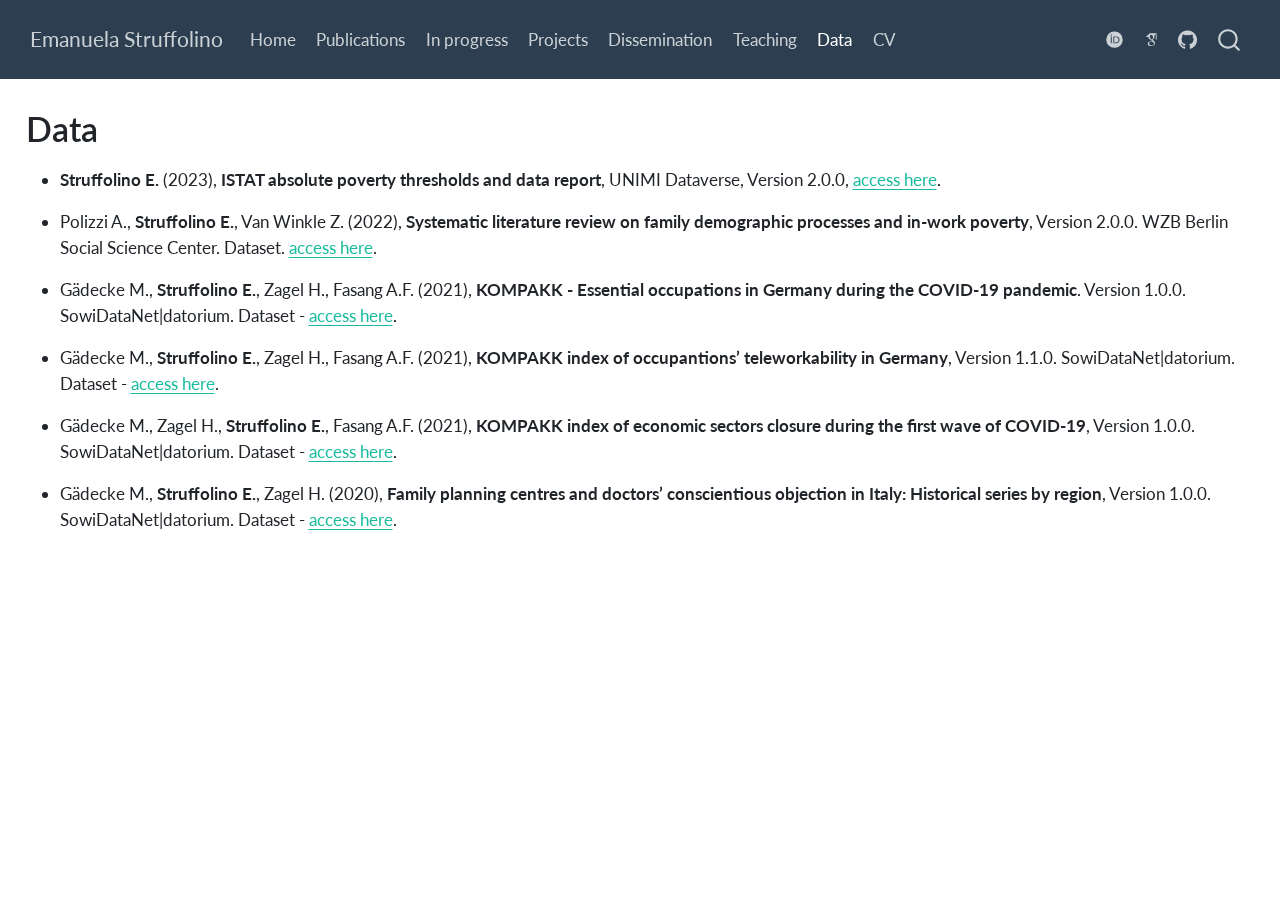
<file: docs/data.html>
<!DOCTYPE html>
<html xmlns="http://www.w3.org/1999/xhtml" lang="en" xml:lang="en"><head>

<meta charset="utf-8">
<meta name="generator" content="quarto-1.7.32">

<meta name="viewport" content="width=device-width, initial-scale=1.0, user-scalable=yes">


<title>Data – Emanuela Struffolino</title>
<style>
code{white-space: pre-wrap;}
span.smallcaps{font-variant: small-caps;}
div.columns{display: flex; gap: min(4vw, 1.5em);}
div.column{flex: auto; overflow-x: auto;}
div.hanging-indent{margin-left: 1.5em; text-indent: -1.5em;}
ul.task-list{list-style: none;}
ul.task-list li input[type="checkbox"] {
  width: 0.8em;
  margin: 0 0.8em 0.2em -1em; /* quarto-specific, see https://github.com/quarto-dev/quarto-cli/issues/4556 */ 
  vertical-align: middle;
}
</style>


<script src="site_libs/quarto-nav/quarto-nav.js"></script>
<script src="site_libs/clipboard/clipboard.min.js"></script>
<script src="site_libs/quarto-search/autocomplete.umd.js"></script>
<script src="site_libs/quarto-search/fuse.min.js"></script>
<script src="site_libs/quarto-search/quarto-search.js"></script>
<meta name="quarto:offset" content="./">
<script src="site_libs/quarto-html/quarto.js" type="module"></script>
<script src="site_libs/quarto-html/tabsets/tabsets.js" type="module"></script>
<script src="site_libs/quarto-html/popper.min.js"></script>
<script src="site_libs/quarto-html/tippy.umd.min.js"></script>
<script src="site_libs/quarto-html/anchor.min.js"></script>
<link href="site_libs/quarto-html/tippy.css" rel="stylesheet">
<link href="site_libs/quarto-html/quarto-syntax-highlighting-37eea08aefeeee20ff55810ff984fec1.css" rel="stylesheet" id="quarto-text-highlighting-styles">
<script src="site_libs/bootstrap/bootstrap.min.js"></script>
<link href="site_libs/bootstrap/bootstrap-icons.css" rel="stylesheet">
<link href="site_libs/bootstrap/bootstrap-74d125778750b83b2705ed0ac95b35fb.min.css" rel="stylesheet" append-hash="true" id="quarto-bootstrap" data-mode="light">
<link href="site_libs/quarto-contrib/academicons-1.9.2/all.css" rel="stylesheet">
<link href="site_libs/quarto-contrib/academicons-1.9.2/size.css" rel="stylesheet">
<script id="quarto-search-options" type="application/json">{
  "location": "navbar",
  "copy-button": false,
  "collapse-after": 3,
  "panel-placement": "end",
  "type": "overlay",
  "limit": 50,
  "keyboard-shortcut": [
    "f",
    "/",
    "s"
  ],
  "show-item-context": false,
  "language": {
    "search-no-results-text": "No results",
    "search-matching-documents-text": "matching documents",
    "search-copy-link-title": "Copy link to search",
    "search-hide-matches-text": "Hide additional matches",
    "search-more-match-text": "more match in this document",
    "search-more-matches-text": "more matches in this document",
    "search-clear-button-title": "Clear",
    "search-text-placeholder": "",
    "search-detached-cancel-button-title": "Cancel",
    "search-submit-button-title": "Submit",
    "search-label": "Search"
  }
}</script>


<link rel="stylesheet" href="styles.css">
<meta property="og:title" content="Data – Emanuela Struffolino">
<meta property="og:image" content="https://emanuela-struffolino.com/images/struffolino.jpg">
<meta property="og:site_name" content="Emanuela Struffolino">
<meta property="og:locale" content="en_US">
<meta name="twitter:title" content="Data – Emanuela Struffolino">
<meta name="twitter:image" content="https://emanuela-struffolino.com/images/struffolino.jpg">
<meta name="twitter:creator" content="@EmStruffolino">
<meta name="twitter:card" content="summary_large_image">
</head>

<body class="nav-fixed quarto-light">

<div id="quarto-search-results"></div>
  <header id="quarto-header" class="headroom fixed-top">
    <nav class="navbar navbar-expand-lg " data-bs-theme="dark">
      <div class="navbar-container container-fluid">
      <div class="navbar-brand-container mx-auto">
    <a class="navbar-brand" href="./index.html">
    <span class="navbar-title">Emanuela Struffolino</span>
    </a>
  </div>
            <div id="quarto-search" class="" title="Search"></div>
          <button class="navbar-toggler" type="button" data-bs-toggle="collapse" data-bs-target="#navbarCollapse" aria-controls="navbarCollapse" role="menu" aria-expanded="false" aria-label="Toggle navigation" onclick="if (window.quartoToggleHeadroom) { window.quartoToggleHeadroom(); }">
  <span class="navbar-toggler-icon"></span>
</button>
          <div class="collapse navbar-collapse" id="navbarCollapse">
            <ul class="navbar-nav navbar-nav-scroll me-auto">
  <li class="nav-item">
    <a class="nav-link" href="./index.html"> 
<span class="menu-text">Home</span></a>
  </li>  
  <li class="nav-item">
    <a class="nav-link" href="./publications.html"> 
<span class="menu-text">Publications</span></a>
  </li>  
  <li class="nav-item">
    <a class="nav-link" href="./progress.html"> 
<span class="menu-text">In progress</span></a>
  </li>  
  <li class="nav-item">
    <a class="nav-link" href="./research.html"> 
<span class="menu-text">Projects</span></a>
  </li>  
  <li class="nav-item">
    <a class="nav-link" href="./dissemination.html"> 
<span class="menu-text">Dissemination</span></a>
  </li>  
  <li class="nav-item">
    <a class="nav-link" href="./teaching.html"> 
<span class="menu-text">Teaching</span></a>
  </li>  
  <li class="nav-item">
    <a class="nav-link active" href="./data.html" aria-current="page"> 
<span class="menu-text">Data</span></a>
  </li>  
  <li class="nav-item">
    <a class="nav-link" href="./cv.pdf"> 
<span class="menu-text">CV</span></a>
  </li>  
</ul>
            <ul class="navbar-nav navbar-nav-scroll ms-auto">
  <li class="nav-item">
    <a class="nav-link" href="https://orcid.org/0000-0002-6635-8748"> 
<span class="menu-text"><i class="ai  ai-orcid"></i></span></a>
  </li>  
  <li class="nav-item">
    <a class="nav-link" href="https://scholar.google.co.uk/citations?user=YtwliTgAAAAJ&amp;hl=en"> 
<span class="menu-text"><i class="ai  ai-google-scholar"></i></span></a>
  </li>  
  <li class="nav-item compact">
    <a class="nav-link" href="https://github.com/emastruffolino"> <i class="bi bi-github" role="img">
</i> 
<span class="menu-text"></span></a>
  </li>  
</ul>
          </div> <!-- /navcollapse -->
            <div class="quarto-navbar-tools">
</div>
      </div> <!-- /container-fluid -->
    </nav>
</header>
<!-- content -->
<div id="quarto-content" class="quarto-container page-columns page-rows-contents page-layout-full page-navbar">
<!-- sidebar -->
<!-- margin-sidebar -->
    <div id="quarto-margin-sidebar" class="sidebar margin-sidebar zindex-bottom">
        
    </div>
<!-- main -->
<main class="content column-page" id="quarto-document-content">

<header id="title-block-header" class="quarto-title-block default">
<div class="quarto-title">
<h1 class="title">Data</h1>
</div>



<div class="quarto-title-meta column-page">

    
  
    
  </div>
  


</header>


<ul>
<li><p><strong>Struffolino E.</strong> (2023), <strong>ISTAT absolute poverty thresholds and data report</strong>, UNIMI Dataverse, Version 2.0.0, <a href="https://dataverse.unimi.it/dataset.xhtml?persistentId=doi:10.13130/RD_UNIMI/0UAGDY">access here</a>.</p></li>
<li><p>Polizzi A., <strong>Struffolino E.</strong>, Van Winkle Z. (2022), <strong>Systematic literature review on family demographic processes and in-work poverty</strong>, Version 2.0.0. WZB Berlin Social Science Center. Dataset. <a href="https://doi.org/10.7802/2366">access here</a>.</p></li>
<li><p>Gädecke M., <strong>Struffolino E.</strong>, Zagel H., Fasang A.F. (2021), <strong>KOMPAKK - Essential occupations in Germany during the COVID-19 pandemic</strong>. Version 1.0.0. SowiDataNet|datorium. Dataset - <a href="https://doi.org/10.7802/2283">access here</a>.</p></li>
<li><p>Gädecke M., <strong>Struffolino E.</strong>, Zagel H., Fasang A.F. (2021), <strong>KOMPAKK index of occupantions’ teleworkability in Germany</strong>, Version 1.1.0. SowiDataNet|datorium. Dataset - <a href="https://doi.org/10.7802/2286">access here</a>.</p></li>
<li><p>Gädecke M., Zagel H., <strong>Struffolino E.</strong>, Fasang A.F. (2021), <strong>KOMPAKK index of economic sectors closure during the first wave of COVID-19</strong>, Version 1.0.0. SowiDataNet|datorium. Dataset - <a href="https://doi.org/10.7802/2247">access here</a>.</p></li>
<li><p>Gädecke M., <strong>Struffolino E.</strong>, Zagel H. (2020), <strong>Family planning centres and doctors’ conscientious objection in Italy: Historical series by region</strong>, Version 1.0.0. SowiDataNet|datorium. Dataset - <a href="https://doi.org/10.7802/1.2031">access here</a>.</p></li>
</ul>



</main> <!-- /main -->
<script id="quarto-html-after-body" type="application/javascript">
  window.document.addEventListener("DOMContentLoaded", function (event) {
    const icon = "";
    const anchorJS = new window.AnchorJS();
    anchorJS.options = {
      placement: 'right',
      icon: icon
    };
    anchorJS.add('.anchored');
    const isCodeAnnotation = (el) => {
      for (const clz of el.classList) {
        if (clz.startsWith('code-annotation-')) {                     
          return true;
        }
      }
      return false;
    }
    const onCopySuccess = function(e) {
      // button target
      const button = e.trigger;
      // don't keep focus
      button.blur();
      // flash "checked"
      button.classList.add('code-copy-button-checked');
      var currentTitle = button.getAttribute("title");
      button.setAttribute("title", "Copied!");
      let tooltip;
      if (window.bootstrap) {
        button.setAttribute("data-bs-toggle", "tooltip");
        button.setAttribute("data-bs-placement", "left");
        button.setAttribute("data-bs-title", "Copied!");
        tooltip = new bootstrap.Tooltip(button, 
          { trigger: "manual", 
            customClass: "code-copy-button-tooltip",
            offset: [0, -8]});
        tooltip.show();    
      }
      setTimeout(function() {
        if (tooltip) {
          tooltip.hide();
          button.removeAttribute("data-bs-title");
          button.removeAttribute("data-bs-toggle");
          button.removeAttribute("data-bs-placement");
        }
        button.setAttribute("title", currentTitle);
        button.classList.remove('code-copy-button-checked');
      }, 1000);
      // clear code selection
      e.clearSelection();
    }
    const getTextToCopy = function(trigger) {
        const codeEl = trigger.previousElementSibling.cloneNode(true);
        for (const childEl of codeEl.children) {
          if (isCodeAnnotation(childEl)) {
            childEl.remove();
          }
        }
        return codeEl.innerText;
    }
    const clipboard = new window.ClipboardJS('.code-copy-button:not([data-in-quarto-modal])', {
      text: getTextToCopy
    });
    clipboard.on('success', onCopySuccess);
    if (window.document.getElementById('quarto-embedded-source-code-modal')) {
      const clipboardModal = new window.ClipboardJS('.code-copy-button[data-in-quarto-modal]', {
        text: getTextToCopy,
        container: window.document.getElementById('quarto-embedded-source-code-modal')
      });
      clipboardModal.on('success', onCopySuccess);
    }
      var localhostRegex = new RegExp(/^(?:http|https):\/\/localhost\:?[0-9]*\//);
      var mailtoRegex = new RegExp(/^mailto:/);
        var filterRegex = new RegExp("https:\/\/emanuela-struffolino\.com");
      var isInternal = (href) => {
          return filterRegex.test(href) || localhostRegex.test(href) || mailtoRegex.test(href);
      }
      // Inspect non-navigation links and adorn them if external
     var links = window.document.querySelectorAll('a[href]:not(.nav-link):not(.navbar-brand):not(.toc-action):not(.sidebar-link):not(.sidebar-item-toggle):not(.pagination-link):not(.no-external):not([aria-hidden]):not(.dropdown-item):not(.quarto-navigation-tool):not(.about-link)');
      for (var i=0; i<links.length; i++) {
        const link = links[i];
        if (!isInternal(link.href)) {
          // undo the damage that might have been done by quarto-nav.js in the case of
          // links that we want to consider external
          if (link.dataset.originalHref !== undefined) {
            link.href = link.dataset.originalHref;
          }
        }
      }
    function tippyHover(el, contentFn, onTriggerFn, onUntriggerFn) {
      const config = {
        allowHTML: true,
        maxWidth: 500,
        delay: 100,
        arrow: false,
        appendTo: function(el) {
            return el.parentElement;
        },
        interactive: true,
        interactiveBorder: 10,
        theme: 'quarto',
        placement: 'bottom-start',
      };
      if (contentFn) {
        config.content = contentFn;
      }
      if (onTriggerFn) {
        config.onTrigger = onTriggerFn;
      }
      if (onUntriggerFn) {
        config.onUntrigger = onUntriggerFn;
      }
      window.tippy(el, config); 
    }
    const noterefs = window.document.querySelectorAll('a[role="doc-noteref"]');
    for (var i=0; i<noterefs.length; i++) {
      const ref = noterefs[i];
      tippyHover(ref, function() {
        // use id or data attribute instead here
        let href = ref.getAttribute('data-footnote-href') || ref.getAttribute('href');
        try { href = new URL(href).hash; } catch {}
        const id = href.replace(/^#\/?/, "");
        const note = window.document.getElementById(id);
        if (note) {
          return note.innerHTML;
        } else {
          return "";
        }
      });
    }
    const xrefs = window.document.querySelectorAll('a.quarto-xref');
    const processXRef = (id, note) => {
      // Strip column container classes
      const stripColumnClz = (el) => {
        el.classList.remove("page-full", "page-columns");
        if (el.children) {
          for (const child of el.children) {
            stripColumnClz(child);
          }
        }
      }
      stripColumnClz(note)
      if (id === null || id.startsWith('sec-')) {
        // Special case sections, only their first couple elements
        const container = document.createElement("div");
        if (note.children && note.children.length > 2) {
          container.appendChild(note.children[0].cloneNode(true));
          for (let i = 1; i < note.children.length; i++) {
            const child = note.children[i];
            if (child.tagName === "P" && child.innerText === "") {
              continue;
            } else {
              container.appendChild(child.cloneNode(true));
              break;
            }
          }
          if (window.Quarto?.typesetMath) {
            window.Quarto.typesetMath(container);
          }
          return container.innerHTML
        } else {
          if (window.Quarto?.typesetMath) {
            window.Quarto.typesetMath(note);
          }
          return note.innerHTML;
        }
      } else {
        // Remove any anchor links if they are present
        const anchorLink = note.querySelector('a.anchorjs-link');
        if (anchorLink) {
          anchorLink.remove();
        }
        if (window.Quarto?.typesetMath) {
          window.Quarto.typesetMath(note);
        }
        if (note.classList.contains("callout")) {
          return note.outerHTML;
        } else {
          return note.innerHTML;
        }
      }
    }
    for (var i=0; i<xrefs.length; i++) {
      const xref = xrefs[i];
      tippyHover(xref, undefined, function(instance) {
        instance.disable();
        let url = xref.getAttribute('href');
        let hash = undefined; 
        if (url.startsWith('#')) {
          hash = url;
        } else {
          try { hash = new URL(url).hash; } catch {}
        }
        if (hash) {
          const id = hash.replace(/^#\/?/, "");
          const note = window.document.getElementById(id);
          if (note !== null) {
            try {
              const html = processXRef(id, note.cloneNode(true));
              instance.setContent(html);
            } finally {
              instance.enable();
              instance.show();
            }
          } else {
            // See if we can fetch this
            fetch(url.split('#')[0])
            .then(res => res.text())
            .then(html => {
              const parser = new DOMParser();
              const htmlDoc = parser.parseFromString(html, "text/html");
              const note = htmlDoc.getElementById(id);
              if (note !== null) {
                const html = processXRef(id, note);
                instance.setContent(html);
              } 
            }).finally(() => {
              instance.enable();
              instance.show();
            });
          }
        } else {
          // See if we can fetch a full url (with no hash to target)
          // This is a special case and we should probably do some content thinning / targeting
          fetch(url)
          .then(res => res.text())
          .then(html => {
            const parser = new DOMParser();
            const htmlDoc = parser.parseFromString(html, "text/html");
            const note = htmlDoc.querySelector('main.content');
            if (note !== null) {
              // This should only happen for chapter cross references
              // (since there is no id in the URL)
              // remove the first header
              if (note.children.length > 0 && note.children[0].tagName === "HEADER") {
                note.children[0].remove();
              }
              const html = processXRef(null, note);
              instance.setContent(html);
            } 
          }).finally(() => {
            instance.enable();
            instance.show();
          });
        }
      }, function(instance) {
      });
    }
        let selectedAnnoteEl;
        const selectorForAnnotation = ( cell, annotation) => {
          let cellAttr = 'data-code-cell="' + cell + '"';
          let lineAttr = 'data-code-annotation="' +  annotation + '"';
          const selector = 'span[' + cellAttr + '][' + lineAttr + ']';
          return selector;
        }
        const selectCodeLines = (annoteEl) => {
          const doc = window.document;
          const targetCell = annoteEl.getAttribute("data-target-cell");
          const targetAnnotation = annoteEl.getAttribute("data-target-annotation");
          const annoteSpan = window.document.querySelector(selectorForAnnotation(targetCell, targetAnnotation));
          const lines = annoteSpan.getAttribute("data-code-lines").split(",");
          const lineIds = lines.map((line) => {
            return targetCell + "-" + line;
          })
          let top = null;
          let height = null;
          let parent = null;
          if (lineIds.length > 0) {
              //compute the position of the single el (top and bottom and make a div)
              const el = window.document.getElementById(lineIds[0]);
              top = el.offsetTop;
              height = el.offsetHeight;
              parent = el.parentElement.parentElement;
            if (lineIds.length > 1) {
              const lastEl = window.document.getElementById(lineIds[lineIds.length - 1]);
              const bottom = lastEl.offsetTop + lastEl.offsetHeight;
              height = bottom - top;
            }
            if (top !== null && height !== null && parent !== null) {
              // cook up a div (if necessary) and position it 
              let div = window.document.getElementById("code-annotation-line-highlight");
              if (div === null) {
                div = window.document.createElement("div");
                div.setAttribute("id", "code-annotation-line-highlight");
                div.style.position = 'absolute';
                parent.appendChild(div);
              }
              div.style.top = top - 2 + "px";
              div.style.height = height + 4 + "px";
              div.style.left = 0;
              let gutterDiv = window.document.getElementById("code-annotation-line-highlight-gutter");
              if (gutterDiv === null) {
                gutterDiv = window.document.createElement("div");
                gutterDiv.setAttribute("id", "code-annotation-line-highlight-gutter");
                gutterDiv.style.position = 'absolute';
                const codeCell = window.document.getElementById(targetCell);
                const gutter = codeCell.querySelector('.code-annotation-gutter');
                gutter.appendChild(gutterDiv);
              }
              gutterDiv.style.top = top - 2 + "px";
              gutterDiv.style.height = height + 4 + "px";
            }
            selectedAnnoteEl = annoteEl;
          }
        };
        const unselectCodeLines = () => {
          const elementsIds = ["code-annotation-line-highlight", "code-annotation-line-highlight-gutter"];
          elementsIds.forEach((elId) => {
            const div = window.document.getElementById(elId);
            if (div) {
              div.remove();
            }
          });
          selectedAnnoteEl = undefined;
        };
          // Handle positioning of the toggle
      window.addEventListener(
        "resize",
        throttle(() => {
          elRect = undefined;
          if (selectedAnnoteEl) {
            selectCodeLines(selectedAnnoteEl);
          }
        }, 10)
      );
      function throttle(fn, ms) {
      let throttle = false;
      let timer;
        return (...args) => {
          if(!throttle) { // first call gets through
              fn.apply(this, args);
              throttle = true;
          } else { // all the others get throttled
              if(timer) clearTimeout(timer); // cancel #2
              timer = setTimeout(() => {
                fn.apply(this, args);
                timer = throttle = false;
              }, ms);
          }
        };
      }
        // Attach click handler to the DT
        const annoteDls = window.document.querySelectorAll('dt[data-target-cell]');
        for (const annoteDlNode of annoteDls) {
          annoteDlNode.addEventListener('click', (event) => {
            const clickedEl = event.target;
            if (clickedEl !== selectedAnnoteEl) {
              unselectCodeLines();
              const activeEl = window.document.querySelector('dt[data-target-cell].code-annotation-active');
              if (activeEl) {
                activeEl.classList.remove('code-annotation-active');
              }
              selectCodeLines(clickedEl);
              clickedEl.classList.add('code-annotation-active');
            } else {
              // Unselect the line
              unselectCodeLines();
              clickedEl.classList.remove('code-annotation-active');
            }
          });
        }
    const findCites = (el) => {
      const parentEl = el.parentElement;
      if (parentEl) {
        const cites = parentEl.dataset.cites;
        if (cites) {
          return {
            el,
            cites: cites.split(' ')
          };
        } else {
          return findCites(el.parentElement)
        }
      } else {
        return undefined;
      }
    };
    var bibliorefs = window.document.querySelectorAll('a[role="doc-biblioref"]');
    for (var i=0; i<bibliorefs.length; i++) {
      const ref = bibliorefs[i];
      const citeInfo = findCites(ref);
      if (citeInfo) {
        tippyHover(citeInfo.el, function() {
          var popup = window.document.createElement('div');
          citeInfo.cites.forEach(function(cite) {
            var citeDiv = window.document.createElement('div');
            citeDiv.classList.add('hanging-indent');
            citeDiv.classList.add('csl-entry');
            var biblioDiv = window.document.getElementById('ref-' + cite);
            if (biblioDiv) {
              citeDiv.innerHTML = biblioDiv.innerHTML;
            }
            popup.appendChild(citeDiv);
          });
          return popup.innerHTML;
        });
      }
    }
  });
  </script>
</div> <!-- /content -->




</body></html>
</file>
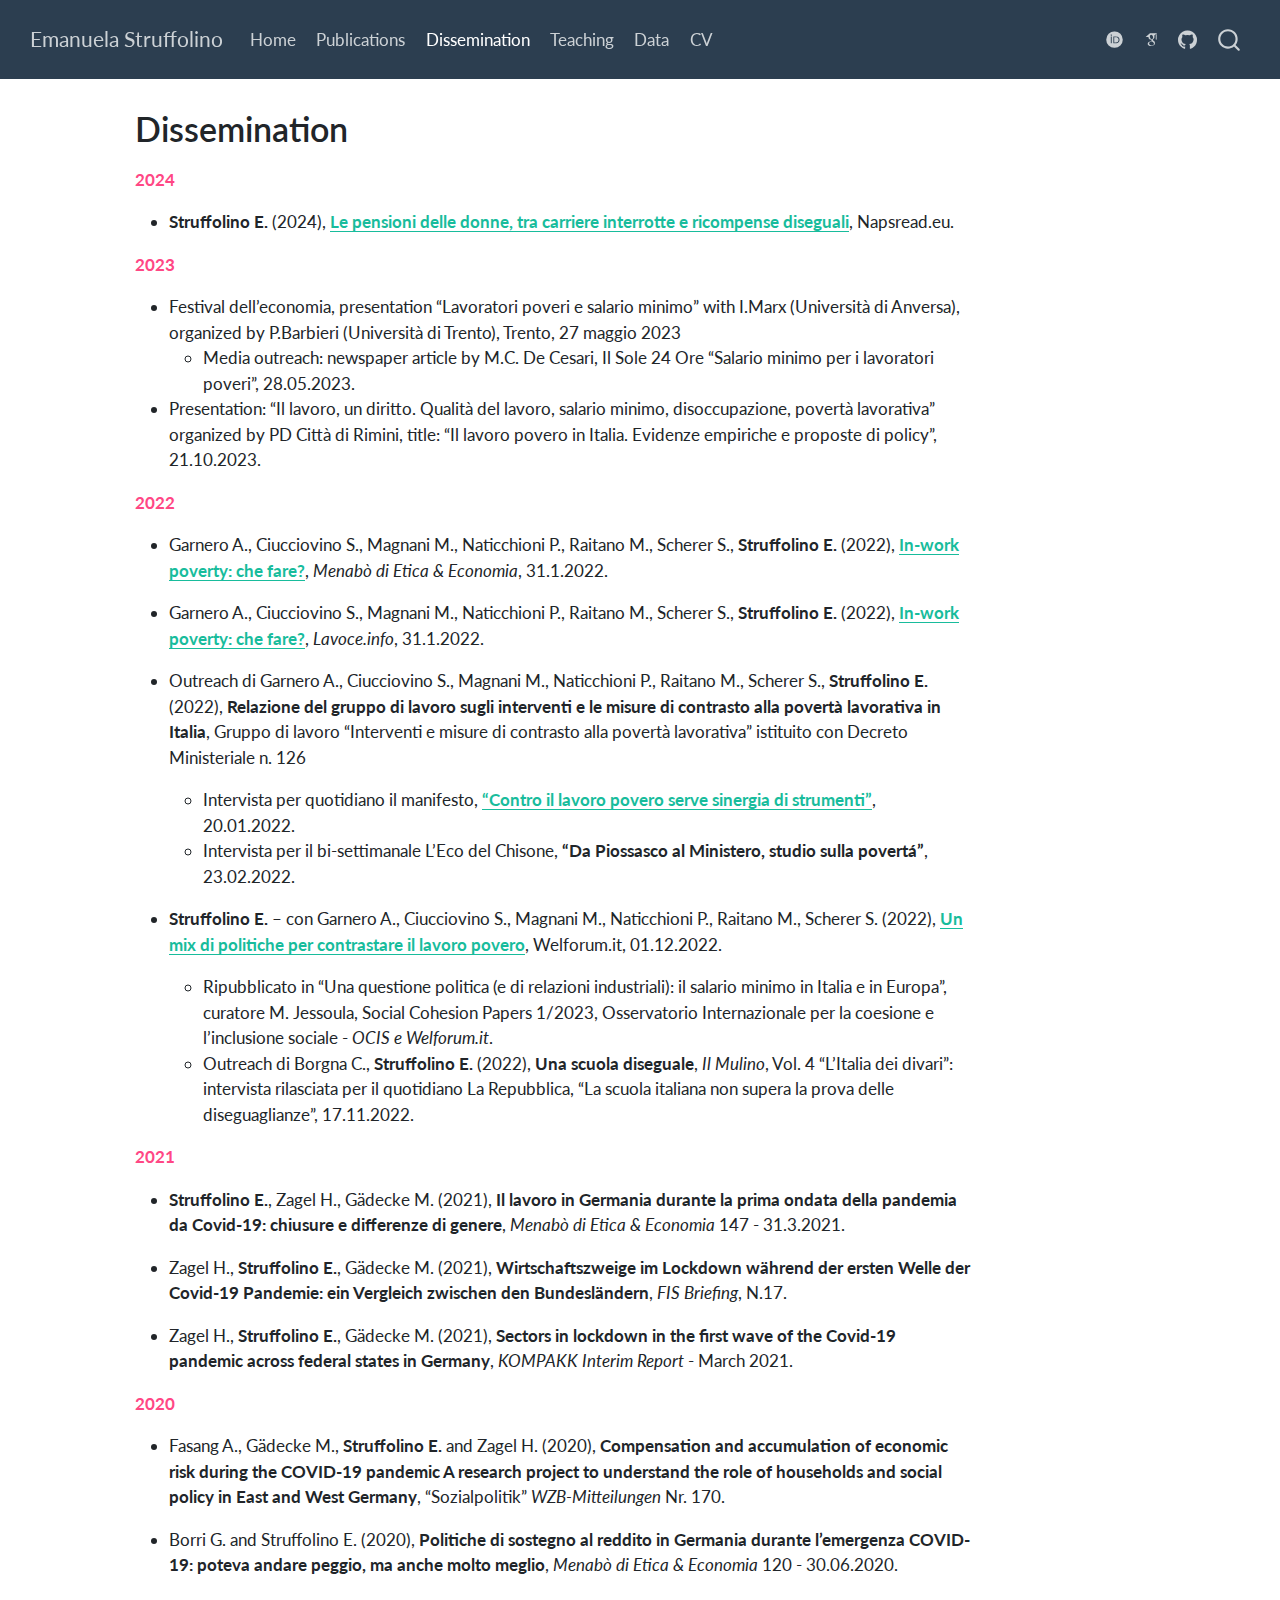
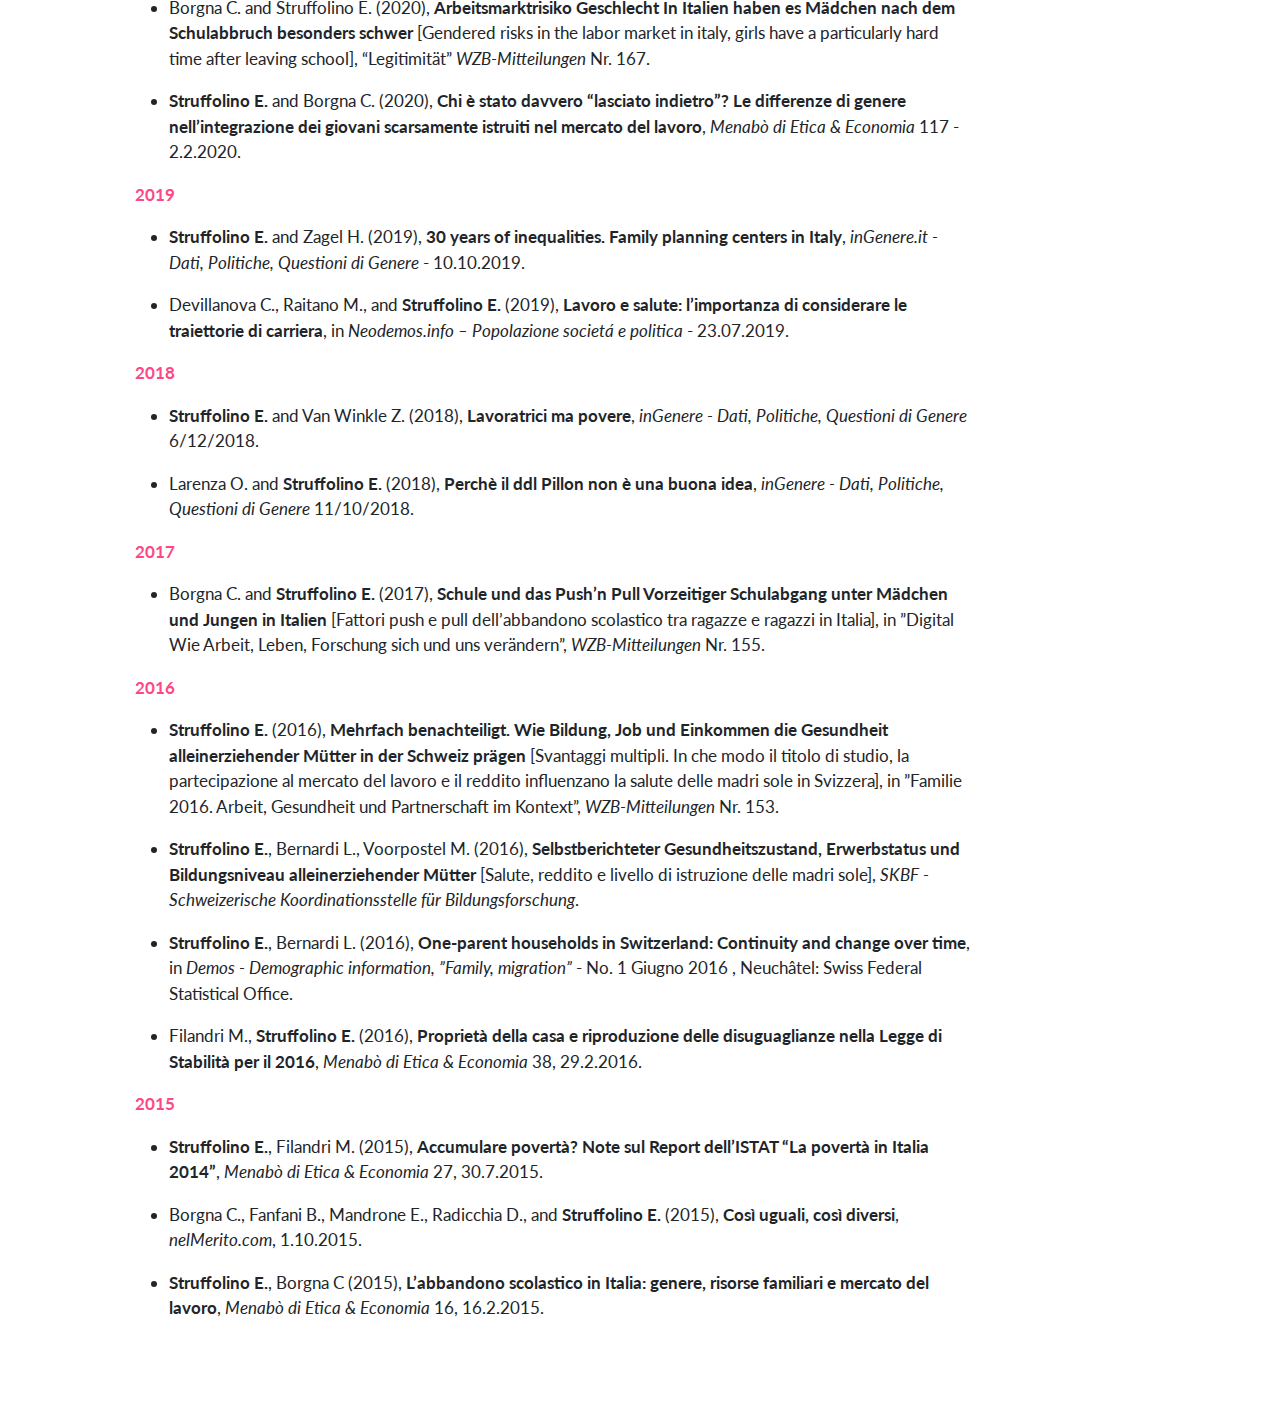
<file: docs/dissemination.html>
<!DOCTYPE html>
<html xmlns="http://www.w3.org/1999/xhtml" lang="en" xml:lang="en"><head>

<meta charset="utf-8">
<meta name="generator" content="quarto-1.4.553">

<meta name="viewport" content="width=device-width, initial-scale=1.0, user-scalable=yes">


<title>Emanuela Struffolino - Dissemination</title>
<style>
code{white-space: pre-wrap;}
span.smallcaps{font-variant: small-caps;}
div.columns{display: flex; gap: min(4vw, 1.5em);}
div.column{flex: auto; overflow-x: auto;}
div.hanging-indent{margin-left: 1.5em; text-indent: -1.5em;}
ul.task-list{list-style: none;}
ul.task-list li input[type="checkbox"] {
  width: 0.8em;
  margin: 0 0.8em 0.2em -1em; /* quarto-specific, see https://github.com/quarto-dev/quarto-cli/issues/4556 */ 
  vertical-align: middle;
}
</style>


<script src="site_libs/quarto-nav/quarto-nav.js"></script>
<script src="site_libs/clipboard/clipboard.min.js"></script>
<script src="site_libs/quarto-search/autocomplete.umd.js"></script>
<script src="site_libs/quarto-search/fuse.min.js"></script>
<script src="site_libs/quarto-search/quarto-search.js"></script>
<meta name="quarto:offset" content="./">
<script src="site_libs/quarto-html/quarto.js"></script>
<script src="site_libs/quarto-html/popper.min.js"></script>
<script src="site_libs/quarto-html/tippy.umd.min.js"></script>
<script src="site_libs/quarto-html/anchor.min.js"></script>
<link href="site_libs/quarto-html/tippy.css" rel="stylesheet">
<link href="site_libs/quarto-html/quarto-syntax-highlighting.css" rel="stylesheet" id="quarto-text-highlighting-styles">
<script src="site_libs/bootstrap/bootstrap.min.js"></script>
<link href="site_libs/bootstrap/bootstrap-icons.css" rel="stylesheet">
<link href="site_libs/bootstrap/bootstrap.min.css" rel="stylesheet" id="quarto-bootstrap" data-mode="light">
<link href="site_libs/quarto-contrib/academicons-1.9.2/all.css" rel="stylesheet">
<link href="site_libs/quarto-contrib/academicons-1.9.2/size.css" rel="stylesheet">
<script id="quarto-search-options" type="application/json">{
  "location": "navbar",
  "copy-button": false,
  "collapse-after": 3,
  "panel-placement": "end",
  "type": "overlay",
  "limit": 50,
  "keyboard-shortcut": [
    "f",
    "/",
    "s"
  ],
  "show-item-context": false,
  "language": {
    "search-no-results-text": "No results",
    "search-matching-documents-text": "matching documents",
    "search-copy-link-title": "Copy link to search",
    "search-hide-matches-text": "Hide additional matches",
    "search-more-match-text": "more match in this document",
    "search-more-matches-text": "more matches in this document",
    "search-clear-button-title": "Clear",
    "search-text-placeholder": "",
    "search-detached-cancel-button-title": "Cancel",
    "search-submit-button-title": "Submit",
    "search-label": "Search"
  }
}</script>


<link rel="stylesheet" href="styles.css">
<meta property="og:title" content="Emanuela Struffolino - Dissemination">
<meta property="og:description" content="Emanuela Struffolino’s personal website">
<meta property="og:image" content="https://emanuela-struffolino.com/images/struffolino.jpg">
<meta property="og:site_name" content="Emanuela Struffolino">
<meta property="og:locale" content="en_US">
<meta name="twitter:title" content="Emanuela Struffolino - Dissemination">
<meta name="twitter:description" content="Emanuela Struffolino’s personal website">
<meta name="twitter:image" content="https://emanuela-struffolino.com/images/struffolino.jpg">
<meta name="twitter:creator" content="@EmStruffolino">
<meta name="twitter:card" content="summary_large_image">
</head>

<body class="nav-fixed">

<div id="quarto-search-results"></div>
  <header id="quarto-header" class="headroom fixed-top">
    <nav class="navbar navbar-expand-lg " data-bs-theme="dark">
      <div class="navbar-container container-fluid">
      <div class="navbar-brand-container mx-auto">
    <a class="navbar-brand" href="./index.html">
    <span class="navbar-title">Emanuela Struffolino</span>
    </a>
  </div>
            <div id="quarto-search" class="" title="Search"></div>
          <button class="navbar-toggler" type="button" data-bs-toggle="collapse" data-bs-target="#navbarCollapse" aria-controls="navbarCollapse" aria-expanded="false" aria-label="Toggle navigation" onclick="if (window.quartoToggleHeadroom) { window.quartoToggleHeadroom(); }">
  <span class="navbar-toggler-icon"></span>
</button>
          <div class="collapse navbar-collapse" id="navbarCollapse">
            <ul class="navbar-nav navbar-nav-scroll me-auto">
  <li class="nav-item">
    <a class="nav-link" href="./index.html"> 
<span class="menu-text">Home</span></a>
  </li>  
  <li class="nav-item">
    <a class="nav-link" href="./publications.html"> 
<span class="menu-text">Publications</span></a>
  </li>  
  <li class="nav-item">
    <a class="nav-link active" href="./dissemination.html" aria-current="page"> 
<span class="menu-text">Dissemination</span></a>
  </li>  
  <li class="nav-item">
    <a class="nav-link" href="./teaching.html"> 
<span class="menu-text">Teaching</span></a>
  </li>  
  <li class="nav-item">
    <a class="nav-link" href="./data.html"> 
<span class="menu-text">Data</span></a>
  </li>  
  <li class="nav-item">
    <a class="nav-link" href="./cv.pdf"> 
<span class="menu-text">CV</span></a>
  </li>  
</ul>
            <ul class="navbar-nav navbar-nav-scroll ms-auto">
  <li class="nav-item">
    <a class="nav-link" href="https://orcid.org/0000-0002-6635-8748"> 
<span class="menu-text"><i class="ai  ai-orcid"></i></span></a>
  </li>  
  <li class="nav-item">
    <a class="nav-link" href="https://scholar.google.co.uk/citations?user=YtwliTgAAAAJ&amp;hl=en"> 
<span class="menu-text"><i class="ai  ai-google-scholar"></i></span></a>
  </li>  
  <li class="nav-item compact">
    <a class="nav-link" href="https://github.com/emastruffolino"> <i class="bi bi-github" role="img">
</i> 
<span class="menu-text"></span></a>
  </li>  
</ul>
          </div> <!-- /navcollapse -->
          <div class="quarto-navbar-tools">
</div>
      </div> <!-- /container-fluid -->
    </nav>
</header>
<!-- content -->
<div id="quarto-content" class="quarto-container page-columns page-rows-contents page-layout-article page-navbar">
<!-- sidebar -->
<!-- margin-sidebar -->
    <div id="quarto-margin-sidebar" class="sidebar margin-sidebar">
        
    </div>
<!-- main -->
<main class="content" id="quarto-document-content">

<header id="title-block-header" class="quarto-title-block default">
<div class="quarto-title">
<h1 class="title">Dissemination</h1>
</div>



<div class="quarto-title-meta">

    
  
    
  </div>
  


</header>


<p><span style="color: #FF4785;"><strong>2024</strong></span></p>
<ul>
<li><strong>Struffolino E.</strong> (2024), <a href="https://naspread.eu/it/contributi-it/articoli-it/le-pensioni-delle-donne-tra-carriere-interrotte-e-ricompense-diseguali.html"><strong>Le pensioni delle donne, tra carriere interrotte e ricompense diseguali</strong></a>, Napsread.eu.</li>
</ul>
<p><span style="color: #FF4785;"><strong>2023</strong></span></p>
<ul>
<li>Festival dell’economia, presentation “Lavoratori poveri e salario minimo” with I.Marx (Università di Anversa), organized by P.Barbieri (Università di Trento), Trento, 27 maggio 2023
<ul>
<li>Media outreach: newspaper article by M.C. De Cesari, Il Sole 24 Ore “Salario minimo per i lavoratori poveri”, 28.05.2023.</li>
</ul></li>
<li>Presentation: “Il lavoro, un diritto. Qualità del lavoro, salario minimo, disoccupazione, povertà lavorativa” organized by PD Città di Rimini, title: “Il lavoro povero in Italia. Evidenze empiriche e proposte di policy”, 21.10.2023.</li>
</ul>
<p><span style="color: #FF4785;"><strong>2022</strong></span></p>
<ul>
<li><p>Garnero A., Ciucciovino S., Magnani M., Naticchioni P., Raitano M., Scherer S., <strong>Struffolino E.</strong> (2022), <a href="https://archivio.eticaeconomia.it/in-work-poverty-che-fare/"><strong>In-work poverty: che fare?</strong></a>, <em>Menabò di Etica &amp; Economia</em>, 31.1.2022.</p></li>
<li><p>Garnero A., Ciucciovino S., Magnani M., Naticchioni P., Raitano M., Scherer S., <strong>Struffolino E.</strong> (2022), <a href="https://www.lavoce.info/archives/92886/cinque-proposte-contro-la-poverta-lavorativa/"><strong>In-work poverty: che fare?</strong></a>, <em>Lavoce.info</em>, 31.1.2022.</p></li>
<li><p>Outreach di Garnero A., Ciucciovino S., Magnani M., Naticchioni P., Raitano M., Scherer S., <strong>Struffolino E.</strong> (2022), <strong>Relazione del gruppo di lavoro sugli interventi e le misure di contrasto alla povertà lavorativa in Italia</strong>, Gruppo di lavoro “Interventi e misure di contrasto alla povertà lavorativa” istituito con Decreto Ministeriale n.&nbsp;126</p>
<ul>
<li>Intervista per quotidiano il manifesto, <a href="https://ilmanifesto.it/contro-il-lavoro-povero-serve-sinergia-di-strumenti"><strong>“Contro il lavoro povero serve sinergia di strumenti”</strong></a>, 20.01.2022.</li>
<li>Intervista per il bi-settimanale L’Eco del Chisone, <strong>“Da Piossasco al Ministero, studio sulla povertá”</strong>, 23.02.2022.</li>
</ul></li>
<li><p><strong>Struffolino E.</strong> – con Garnero A., Ciucciovino S., Magnani M., Naticchioni P., Raitano M., Scherer S. (2022), <a href="https://welforum.it/un-mix-di-politiche-per-contrastare-il-lavoro-povero/"><strong>Un mix di politiche per contrastare il lavoro povero</strong></a>, Welforum.it, 01.12.2022.</p>
<ul>
<li>Ripubblicato in “Una questione politica (e di relazioni industriali): il salario minimo in Italia e in Europa”, curatore M. Jessoula, Social Cohesion Papers 1/2023, Osservatorio Internazionale per la coesione e l’inclusione sociale - <em>OCIS e Welforum.it</em>.</li>
<li>Outreach di Borgna C., <strong>Struffolino E.</strong> (2022), <strong>Una scuola diseguale</strong>, <em>Il Mulino</em>, Vol. 4 “L’Italia dei divari”: intervista rilasciata per il quotidiano La Repubblica, “La scuola italiana non supera la prova delle diseguaglianze”, 17.11.2022.</li>
</ul></li>
</ul>
<p><span style="color: #FF4785;"><strong>2021</strong></span></p>
<ul>
<li><p><strong>Struffolino E.</strong>, Zagel H., Gädecke M. (2021), <strong>Il lavoro in Germania durante la prima ondata della pandemia da Covid-19: chiusure e differenze di genere</strong>, <em>Menabò di Etica &amp; Economia</em> 147 - 31.3.2021.</p></li>
<li><p>Zagel H., <strong>Struffolino E.</strong>, Gädecke M. (2021), <strong>Wirtschaftszweige im Lockdown während der ersten Welle der Covid-19 Pandemie: ein Vergleich zwischen den Bundesländern</strong>, <em>FIS Briefing</em>, N.17.</p></li>
<li><p>Zagel H., <strong>Struffolino E.</strong>, Gädecke M. (2021), <strong>Sectors in lockdown in the first wave of the Covid-19 pandemic across federal states in Germany</strong>, <em>KOMPAKK Interim Report</em> - March 2021.</p></li>
</ul>
<p><span style="color: #FF4785;"><strong>2020</strong></span></p>
<ul>
<li><p>Fasang A., Gädecke M., <strong>Struffolino E.</strong> and Zagel H. (2020), <strong>Compensation and accumulation of economic risk during the COVID-19 pandemic A research project to understand the role of households and social policy in East and West Germany</strong>, “Sozialpolitik” <em>WZB-Mitteilungen</em> Nr. 170.</p></li>
<li><p>Borri G. and Struffolino E. (2020), <strong>Politiche di sostegno al reddito in Germania durante l’emergenza COVID-19: poteva andare peggio, ma anche molto meglio</strong>, <em>Menabò di Etica &amp; Economia</em> 120 - 30.06.2020.</p></li>
<li><p>Borgna C. and Struffolino E. (2020), <strong>Arbeitsmarktrisiko Geschlecht In Italien haben es Mädchen nach dem Schulabbruch besonders schwer</strong> [Gendered risks in the labor market in italy, girls have a particularly hard time after leaving school], “Legitimität” <em>WZB-Mitteilungen</em> Nr. 167.</p></li>
<li><p><strong>Struffolino E.</strong> and Borgna C. (2020), <strong>Chi è stato davvero “lasciato indietro”? Le differenze di genere nell’integrazione dei giovani scarsamente istruiti nel mercato del lavoro</strong>, <em>Menabò di Etica &amp; Economia</em> 117 - 2.2.2020.</p></li>
</ul>
<p><span style="color: #FF4785;"><strong>2019</strong></span></p>
<ul>
<li><p><strong>Struffolino E.</strong> and Zagel H. (2019), <strong>30 years of inequalities. Family planning centers in Italy</strong>, <em>inGenere.it - Dati, Politiche, Questioni di Genere</em> - 10.10.2019.</p></li>
<li><p>Devillanova C., Raitano M., and <strong>Struffolino E.</strong> (2019), <strong>Lavoro e salute: l’importanza di considerare le traiettorie di carriera</strong>, in <em>Neodemos.info – Popolazione societá e politica</em> - 23.07.2019.</p></li>
</ul>
<p><span style="color: #FF4785;"><strong>2018</strong></span></p>
<ul>
<li><p><strong>Struffolino E.</strong> and Van Winkle Z. (2018), <strong>Lavoratrici ma povere</strong>, <em>inGenere - Dati, Politiche, Questioni di Genere</em> 6/12/2018.</p></li>
<li><p>Larenza O. and <strong>Struffolino E.</strong> (2018), <strong>Perchè il ddl Pillon non è una buona idea</strong>, <em>inGenere - Dati, Politiche, Questioni di Genere</em> 11/10/2018.</p></li>
</ul>
<p><span style="color: #FF4785;"><strong>2017</strong></span></p>
<ul>
<li>Borgna C. and <strong>Struffolino E.</strong> (2017), <strong>Schule und das Push’n Pull Vorzeitiger Schulabgang unter Mädchen und Jungen in Italien</strong> [Fattori push e pull dell’abbandono scolastico tra ragazze e ragazzi in Italia], in ”Digital Wie Arbeit, Leben, Forschung sich und uns verändern”, <em>WZB-Mitteilungen</em> Nr. 155.</li>
</ul>
<p><span style="color: #FF4785;"><strong>2016</strong></span></p>
<ul>
<li><p><strong>Struffolino E.</strong> (2016), <strong>Mehrfach benachteiligt. Wie Bildung, Job und Einkommen die Gesundheit alleinerziehender Mütter in der Schweiz prägen</strong> [Svantaggi multipli. In che modo il titolo di studio, la partecipazione al mercato del lavoro e il reddito influenzano la salute delle madri sole in Svizzera], in ”Familie 2016. Arbeit, Gesundheit und Partnerschaft im Kontext”, <em>WZB-Mitteilungen</em> Nr. 153.</p></li>
<li><p><strong>Struffolino E.</strong>, Bernardi L., Voorpostel M. (2016), <strong>Selbstberichteter Gesundheitszustand, Erwerbstatus und Bildungsniveau alleinerziehender Mütter</strong> [Salute, reddito e livello di istruzione delle madri sole], <em>SKBF - Schweizerische Koordinationsstelle für Bildungsforschung</em>.</p></li>
<li><p><strong>Struffolino E.</strong>, Bernardi L. (2016), <strong>One-parent households in Switzerland: Continuity and change over time</strong>, in <em>Demos - Demographic information, ”Family, migration”</em> - No.&nbsp;1 Giugno 2016 , Neuchâtel: Swiss Federal Statistical Office.</p></li>
<li><p>Filandri M., <strong>Struffolino E.</strong> (2016), <strong>Proprietà della casa e riproduzione delle disuguaglianze nella Legge di Stabilità per il 2016</strong>, <em>Menabò di Etica &amp; Economia</em> 38, 29.2.2016.</p></li>
</ul>
<p><span style="color: #FF4785;"><strong>2015</strong></span></p>
<ul>
<li><p><strong>Struffolino E.</strong>, Filandri M. (2015), <strong>Accumulare povertà? Note sul Report dell’ISTAT “La povertà in Italia 2014”</strong>, <em>Menabò di Etica &amp; Economia</em> 27, 30.7.2015.</p></li>
<li><p>Borgna C., Fanfani B., Mandrone E., Radicchia D., and <strong>Struffolino E.</strong> (2015), <strong>Così uguali, così diversi</strong>, <em>nelMerito.com</em>, 1.10.2015.</p></li>
<li><p><strong>Struffolino E.</strong>, Borgna C (2015), <strong>L’abbandono scolastico in Italia: genere, risorse familiari e mercato del lavoro</strong>, <em>Menabò di Etica &amp; Economia</em> 16, 16.2.2015.</p></li>
</ul>



</main> <!-- /main -->
<script id="quarto-html-after-body" type="application/javascript">
window.document.addEventListener("DOMContentLoaded", function (event) {
  const toggleBodyColorMode = (bsSheetEl) => {
    const mode = bsSheetEl.getAttribute("data-mode");
    const bodyEl = window.document.querySelector("body");
    if (mode === "dark") {
      bodyEl.classList.add("quarto-dark");
      bodyEl.classList.remove("quarto-light");
    } else {
      bodyEl.classList.add("quarto-light");
      bodyEl.classList.remove("quarto-dark");
    }
  }
  const toggleBodyColorPrimary = () => {
    const bsSheetEl = window.document.querySelector("link#quarto-bootstrap");
    if (bsSheetEl) {
      toggleBodyColorMode(bsSheetEl);
    }
  }
  toggleBodyColorPrimary();  
  const icon = "";
  const anchorJS = new window.AnchorJS();
  anchorJS.options = {
    placement: 'right',
    icon: icon
  };
  anchorJS.add('.anchored');
  const isCodeAnnotation = (el) => {
    for (const clz of el.classList) {
      if (clz.startsWith('code-annotation-')) {                     
        return true;
      }
    }
    return false;
  }
  const clipboard = new window.ClipboardJS('.code-copy-button', {
    text: function(trigger) {
      const codeEl = trigger.previousElementSibling.cloneNode(true);
      for (const childEl of codeEl.children) {
        if (isCodeAnnotation(childEl)) {
          childEl.remove();
        }
      }
      return codeEl.innerText;
    }
  });
  clipboard.on('success', function(e) {
    // button target
    const button = e.trigger;
    // don't keep focus
    button.blur();
    // flash "checked"
    button.classList.add('code-copy-button-checked');
    var currentTitle = button.getAttribute("title");
    button.setAttribute("title", "Copied!");
    let tooltip;
    if (window.bootstrap) {
      button.setAttribute("data-bs-toggle", "tooltip");
      button.setAttribute("data-bs-placement", "left");
      button.setAttribute("data-bs-title", "Copied!");
      tooltip = new bootstrap.Tooltip(button, 
        { trigger: "manual", 
          customClass: "code-copy-button-tooltip",
          offset: [0, -8]});
      tooltip.show();    
    }
    setTimeout(function() {
      if (tooltip) {
        tooltip.hide();
        button.removeAttribute("data-bs-title");
        button.removeAttribute("data-bs-toggle");
        button.removeAttribute("data-bs-placement");
      }
      button.setAttribute("title", currentTitle);
      button.classList.remove('code-copy-button-checked');
    }, 1000);
    // clear code selection
    e.clearSelection();
  });
    var localhostRegex = new RegExp(/^(?:http|https):\/\/localhost\:?[0-9]*\//);
    var mailtoRegex = new RegExp(/^mailto:/);
      var filterRegex = new RegExp("https:\/\/emanuela-struffolino\.com");
    var isInternal = (href) => {
        return filterRegex.test(href) || localhostRegex.test(href) || mailtoRegex.test(href);
    }
    // Inspect non-navigation links and adorn them if external
 	var links = window.document.querySelectorAll('a[href]:not(.nav-link):not(.navbar-brand):not(.toc-action):not(.sidebar-link):not(.sidebar-item-toggle):not(.pagination-link):not(.no-external):not([aria-hidden]):not(.dropdown-item):not(.quarto-navigation-tool)');
    for (var i=0; i<links.length; i++) {
      const link = links[i];
      if (!isInternal(link.href)) {
        // undo the damage that might have been done by quarto-nav.js in the case of
        // links that we want to consider external
        if (link.dataset.originalHref !== undefined) {
          link.href = link.dataset.originalHref;
        }
      }
    }
  function tippyHover(el, contentFn, onTriggerFn, onUntriggerFn) {
    const config = {
      allowHTML: true,
      maxWidth: 500,
      delay: 100,
      arrow: false,
      appendTo: function(el) {
          return el.parentElement;
      },
      interactive: true,
      interactiveBorder: 10,
      theme: 'quarto',
      placement: 'bottom-start',
    };
    if (contentFn) {
      config.content = contentFn;
    }
    if (onTriggerFn) {
      config.onTrigger = onTriggerFn;
    }
    if (onUntriggerFn) {
      config.onUntrigger = onUntriggerFn;
    }
    window.tippy(el, config); 
  }
  const noterefs = window.document.querySelectorAll('a[role="doc-noteref"]');
  for (var i=0; i<noterefs.length; i++) {
    const ref = noterefs[i];
    tippyHover(ref, function() {
      // use id or data attribute instead here
      let href = ref.getAttribute('data-footnote-href') || ref.getAttribute('href');
      try { href = new URL(href).hash; } catch {}
      const id = href.replace(/^#\/?/, "");
      const note = window.document.getElementById(id);
      if (note) {
        return note.innerHTML;
      } else {
        return "";
      }
    });
  }
  const xrefs = window.document.querySelectorAll('a.quarto-xref');
  const processXRef = (id, note) => {
    // Strip column container classes
    const stripColumnClz = (el) => {
      el.classList.remove("page-full", "page-columns");
      if (el.children) {
        for (const child of el.children) {
          stripColumnClz(child);
        }
      }
    }
    stripColumnClz(note)
    if (id === null || id.startsWith('sec-')) {
      // Special case sections, only their first couple elements
      const container = document.createElement("div");
      if (note.children && note.children.length > 2) {
        container.appendChild(note.children[0].cloneNode(true));
        for (let i = 1; i < note.children.length; i++) {
          const child = note.children[i];
          if (child.tagName === "P" && child.innerText === "") {
            continue;
          } else {
            container.appendChild(child.cloneNode(true));
            break;
          }
        }
        if (window.Quarto?.typesetMath) {
          window.Quarto.typesetMath(container);
        }
        return container.innerHTML
      } else {
        if (window.Quarto?.typesetMath) {
          window.Quarto.typesetMath(note);
        }
        return note.innerHTML;
      }
    } else {
      // Remove any anchor links if they are present
      const anchorLink = note.querySelector('a.anchorjs-link');
      if (anchorLink) {
        anchorLink.remove();
      }
      if (window.Quarto?.typesetMath) {
        window.Quarto.typesetMath(note);
      }
      // TODO in 1.5, we should make sure this works without a callout special case
      if (note.classList.contains("callout")) {
        return note.outerHTML;
      } else {
        return note.innerHTML;
      }
    }
  }
  for (var i=0; i<xrefs.length; i++) {
    const xref = xrefs[i];
    tippyHover(xref, undefined, function(instance) {
      instance.disable();
      let url = xref.getAttribute('href');
      let hash = undefined; 
      if (url.startsWith('#')) {
        hash = url;
      } else {
        try { hash = new URL(url).hash; } catch {}
      }
      if (hash) {
        const id = hash.replace(/^#\/?/, "");
        const note = window.document.getElementById(id);
        if (note !== null) {
          try {
            const html = processXRef(id, note.cloneNode(true));
            instance.setContent(html);
          } finally {
            instance.enable();
            instance.show();
          }
        } else {
          // See if we can fetch this
          fetch(url.split('#')[0])
          .then(res => res.text())
          .then(html => {
            const parser = new DOMParser();
            const htmlDoc = parser.parseFromString(html, "text/html");
            const note = htmlDoc.getElementById(id);
            if (note !== null) {
              const html = processXRef(id, note);
              instance.setContent(html);
            } 
          }).finally(() => {
            instance.enable();
            instance.show();
          });
        }
      } else {
        // See if we can fetch a full url (with no hash to target)
        // This is a special case and we should probably do some content thinning / targeting
        fetch(url)
        .then(res => res.text())
        .then(html => {
          const parser = new DOMParser();
          const htmlDoc = parser.parseFromString(html, "text/html");
          const note = htmlDoc.querySelector('main.content');
          if (note !== null) {
            // This should only happen for chapter cross references
            // (since there is no id in the URL)
            // remove the first header
            if (note.children.length > 0 && note.children[0].tagName === "HEADER") {
              note.children[0].remove();
            }
            const html = processXRef(null, note);
            instance.setContent(html);
          } 
        }).finally(() => {
          instance.enable();
          instance.show();
        });
      }
    }, function(instance) {
    });
  }
      let selectedAnnoteEl;
      const selectorForAnnotation = ( cell, annotation) => {
        let cellAttr = 'data-code-cell="' + cell + '"';
        let lineAttr = 'data-code-annotation="' +  annotation + '"';
        const selector = 'span[' + cellAttr + '][' + lineAttr + ']';
        return selector;
      }
      const selectCodeLines = (annoteEl) => {
        const doc = window.document;
        const targetCell = annoteEl.getAttribute("data-target-cell");
        const targetAnnotation = annoteEl.getAttribute("data-target-annotation");
        const annoteSpan = window.document.querySelector(selectorForAnnotation(targetCell, targetAnnotation));
        const lines = annoteSpan.getAttribute("data-code-lines").split(",");
        const lineIds = lines.map((line) => {
          return targetCell + "-" + line;
        })
        let top = null;
        let height = null;
        let parent = null;
        if (lineIds.length > 0) {
            //compute the position of the single el (top and bottom and make a div)
            const el = window.document.getElementById(lineIds[0]);
            top = el.offsetTop;
            height = el.offsetHeight;
            parent = el.parentElement.parentElement;
          if (lineIds.length > 1) {
            const lastEl = window.document.getElementById(lineIds[lineIds.length - 1]);
            const bottom = lastEl.offsetTop + lastEl.offsetHeight;
            height = bottom - top;
          }
          if (top !== null && height !== null && parent !== null) {
            // cook up a div (if necessary) and position it 
            let div = window.document.getElementById("code-annotation-line-highlight");
            if (div === null) {
              div = window.document.createElement("div");
              div.setAttribute("id", "code-annotation-line-highlight");
              div.style.position = 'absolute';
              parent.appendChild(div);
            }
            div.style.top = top - 2 + "px";
            div.style.height = height + 4 + "px";
            div.style.left = 0;
            let gutterDiv = window.document.getElementById("code-annotation-line-highlight-gutter");
            if (gutterDiv === null) {
              gutterDiv = window.document.createElement("div");
              gutterDiv.setAttribute("id", "code-annotation-line-highlight-gutter");
              gutterDiv.style.position = 'absolute';
              const codeCell = window.document.getElementById(targetCell);
              const gutter = codeCell.querySelector('.code-annotation-gutter');
              gutter.appendChild(gutterDiv);
            }
            gutterDiv.style.top = top - 2 + "px";
            gutterDiv.style.height = height + 4 + "px";
          }
          selectedAnnoteEl = annoteEl;
        }
      };
      const unselectCodeLines = () => {
        const elementsIds = ["code-annotation-line-highlight", "code-annotation-line-highlight-gutter"];
        elementsIds.forEach((elId) => {
          const div = window.document.getElementById(elId);
          if (div) {
            div.remove();
          }
        });
        selectedAnnoteEl = undefined;
      };
        // Handle positioning of the toggle
    window.addEventListener(
      "resize",
      throttle(() => {
        elRect = undefined;
        if (selectedAnnoteEl) {
          selectCodeLines(selectedAnnoteEl);
        }
      }, 10)
    );
    function throttle(fn, ms) {
    let throttle = false;
    let timer;
      return (...args) => {
        if(!throttle) { // first call gets through
            fn.apply(this, args);
            throttle = true;
        } else { // all the others get throttled
            if(timer) clearTimeout(timer); // cancel #2
            timer = setTimeout(() => {
              fn.apply(this, args);
              timer = throttle = false;
            }, ms);
        }
      };
    }
      // Attach click handler to the DT
      const annoteDls = window.document.querySelectorAll('dt[data-target-cell]');
      for (const annoteDlNode of annoteDls) {
        annoteDlNode.addEventListener('click', (event) => {
          const clickedEl = event.target;
          if (clickedEl !== selectedAnnoteEl) {
            unselectCodeLines();
            const activeEl = window.document.querySelector('dt[data-target-cell].code-annotation-active');
            if (activeEl) {
              activeEl.classList.remove('code-annotation-active');
            }
            selectCodeLines(clickedEl);
            clickedEl.classList.add('code-annotation-active');
          } else {
            // Unselect the line
            unselectCodeLines();
            clickedEl.classList.remove('code-annotation-active');
          }
        });
      }
  const findCites = (el) => {
    const parentEl = el.parentElement;
    if (parentEl) {
      const cites = parentEl.dataset.cites;
      if (cites) {
        return {
          el,
          cites: cites.split(' ')
        };
      } else {
        return findCites(el.parentElement)
      }
    } else {
      return undefined;
    }
  };
  var bibliorefs = window.document.querySelectorAll('a[role="doc-biblioref"]');
  for (var i=0; i<bibliorefs.length; i++) {
    const ref = bibliorefs[i];
    const citeInfo = findCites(ref);
    if (citeInfo) {
      tippyHover(citeInfo.el, function() {
        var popup = window.document.createElement('div');
        citeInfo.cites.forEach(function(cite) {
          var citeDiv = window.document.createElement('div');
          citeDiv.classList.add('hanging-indent');
          citeDiv.classList.add('csl-entry');
          var biblioDiv = window.document.getElementById('ref-' + cite);
          if (biblioDiv) {
            citeDiv.innerHTML = biblioDiv.innerHTML;
          }
          popup.appendChild(citeDiv);
        });
        return popup.innerHTML;
      });
    }
  }
});
</script>
</div> <!-- /content -->




</body></html>
</file>
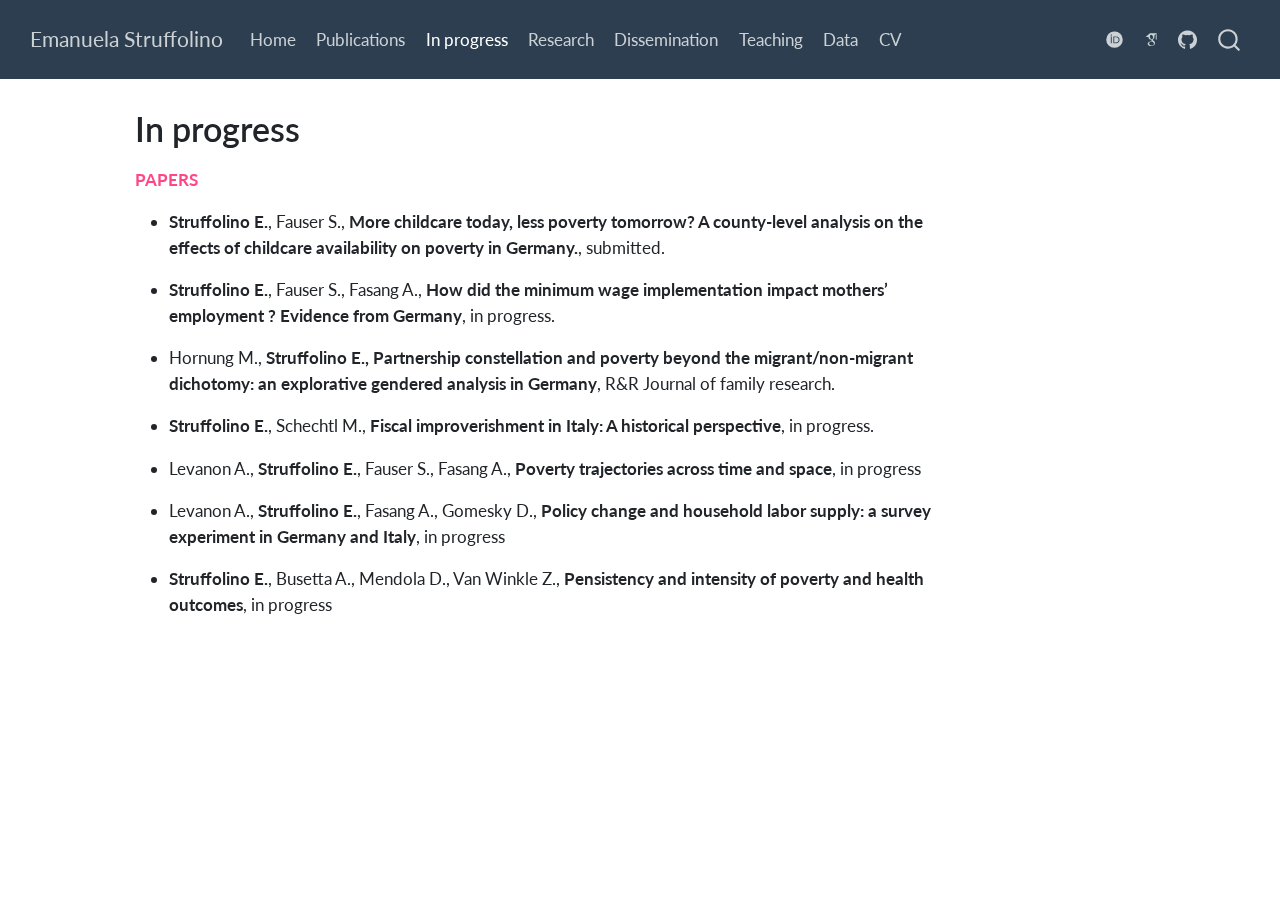
<file: docs/progress.html>
<!DOCTYPE html>
<html xmlns="http://www.w3.org/1999/xhtml" lang="en" xml:lang="en"><head>

<meta charset="utf-8">
<meta name="generator" content="quarto-1.6.42">

<meta name="viewport" content="width=device-width, initial-scale=1.0, user-scalable=yes">


<title>In progress – Emanuela Struffolino</title>
<style>
code{white-space: pre-wrap;}
span.smallcaps{font-variant: small-caps;}
div.columns{display: flex; gap: min(4vw, 1.5em);}
div.column{flex: auto; overflow-x: auto;}
div.hanging-indent{margin-left: 1.5em; text-indent: -1.5em;}
ul.task-list{list-style: none;}
ul.task-list li input[type="checkbox"] {
  width: 0.8em;
  margin: 0 0.8em 0.2em -1em; /* quarto-specific, see https://github.com/quarto-dev/quarto-cli/issues/4556 */ 
  vertical-align: middle;
}
</style>


<script src="site_libs/quarto-nav/quarto-nav.js"></script>
<script src="site_libs/clipboard/clipboard.min.js"></script>
<script src="site_libs/quarto-search/autocomplete.umd.js"></script>
<script src="site_libs/quarto-search/fuse.min.js"></script>
<script src="site_libs/quarto-search/quarto-search.js"></script>
<meta name="quarto:offset" content="./">
<script src="site_libs/quarto-html/quarto.js"></script>
<script src="site_libs/quarto-html/popper.min.js"></script>
<script src="site_libs/quarto-html/tippy.umd.min.js"></script>
<script src="site_libs/quarto-html/anchor.min.js"></script>
<link href="site_libs/quarto-html/tippy.css" rel="stylesheet">
<link href="site_libs/quarto-html/quarto-syntax-highlighting-2f5df379a58b258e96c21c0638c20c03.css" rel="stylesheet" id="quarto-text-highlighting-styles">
<script src="site_libs/bootstrap/bootstrap.min.js"></script>
<link href="site_libs/bootstrap/bootstrap-icons.css" rel="stylesheet">
<link href="site_libs/bootstrap/bootstrap-a9660ad7f30b64741ba2b3702d746758.min.css" rel="stylesheet" append-hash="true" id="quarto-bootstrap" data-mode="light">
<link href="site_libs/quarto-contrib/academicons-1.9.2/all.css" rel="stylesheet">
<link href="site_libs/quarto-contrib/academicons-1.9.2/size.css" rel="stylesheet">
<script id="quarto-search-options" type="application/json">{
  "location": "navbar",
  "copy-button": false,
  "collapse-after": 3,
  "panel-placement": "end",
  "type": "overlay",
  "limit": 50,
  "keyboard-shortcut": [
    "f",
    "/",
    "s"
  ],
  "show-item-context": false,
  "language": {
    "search-no-results-text": "No results",
    "search-matching-documents-text": "matching documents",
    "search-copy-link-title": "Copy link to search",
    "search-hide-matches-text": "Hide additional matches",
    "search-more-match-text": "more match in this document",
    "search-more-matches-text": "more matches in this document",
    "search-clear-button-title": "Clear",
    "search-text-placeholder": "",
    "search-detached-cancel-button-title": "Cancel",
    "search-submit-button-title": "Submit",
    "search-label": "Search"
  }
}</script>


<link rel="stylesheet" href="styles.css">
<meta property="og:title" content="In progress – Emanuela Struffolino">
<meta property="og:description" content="Emanuela Struffolino’s personal website">
<meta property="og:image" content="https://emanuela-struffolino.com/images/struffolino.jpg">
<meta property="og:site_name" content="Emanuela Struffolino">
<meta property="og:locale" content="en_US">
<meta name="twitter:title" content="In progress – Emanuela Struffolino">
<meta name="twitter:description" content="Emanuela Struffolino’s personal website">
<meta name="twitter:image" content="https://emanuela-struffolino.com/images/struffolino.jpg">
<meta name="twitter:creator" content="@EmStruffolino">
<meta name="twitter:card" content="summary_large_image">
</head>

<body class="nav-fixed">

<div id="quarto-search-results"></div>
  <header id="quarto-header" class="headroom fixed-top">
    <nav class="navbar navbar-expand-lg " data-bs-theme="dark">
      <div class="navbar-container container-fluid">
      <div class="navbar-brand-container mx-auto">
    <a class="navbar-brand" href="./index.html">
    <span class="navbar-title">Emanuela Struffolino</span>
    </a>
  </div>
            <div id="quarto-search" class="" title="Search"></div>
          <button class="navbar-toggler" type="button" data-bs-toggle="collapse" data-bs-target="#navbarCollapse" aria-controls="navbarCollapse" role="menu" aria-expanded="false" aria-label="Toggle navigation" onclick="if (window.quartoToggleHeadroom) { window.quartoToggleHeadroom(); }">
  <span class="navbar-toggler-icon"></span>
</button>
          <div class="collapse navbar-collapse" id="navbarCollapse">
            <ul class="navbar-nav navbar-nav-scroll me-auto">
  <li class="nav-item">
    <a class="nav-link" href="./index.html"> 
<span class="menu-text">Home</span></a>
  </li>  
  <li class="nav-item">
    <a class="nav-link" href="./publications.html"> 
<span class="menu-text">Publications</span></a>
  </li>  
  <li class="nav-item">
    <a class="nav-link active" href="./progress.html" aria-current="page"> 
<span class="menu-text">In progress</span></a>
  </li>  
  <li class="nav-item">
    <a class="nav-link" href="./research.html"> 
<span class="menu-text">Research</span></a>
  </li>  
  <li class="nav-item">
    <a class="nav-link" href="./dissemination.html"> 
<span class="menu-text">Dissemination</span></a>
  </li>  
  <li class="nav-item">
    <a class="nav-link" href="./teaching.html"> 
<span class="menu-text">Teaching</span></a>
  </li>  
  <li class="nav-item">
    <a class="nav-link" href="./data.html"> 
<span class="menu-text">Data</span></a>
  </li>  
  <li class="nav-item">
    <a class="nav-link" href="./cv.pdf"> 
<span class="menu-text">CV</span></a>
  </li>  
</ul>
            <ul class="navbar-nav navbar-nav-scroll ms-auto">
  <li class="nav-item">
    <a class="nav-link" href="https://orcid.org/0000-0002-6635-8748"> 
<span class="menu-text"><i class="ai  ai-orcid"></i></span></a>
  </li>  
  <li class="nav-item">
    <a class="nav-link" href="https://scholar.google.co.uk/citations?user=YtwliTgAAAAJ&amp;hl=en"> 
<span class="menu-text"><i class="ai  ai-google-scholar"></i></span></a>
  </li>  
  <li class="nav-item compact">
    <a class="nav-link" href="https://github.com/emastruffolino"> <i class="bi bi-github" role="img">
</i> 
<span class="menu-text"></span></a>
  </li>  
</ul>
          </div> <!-- /navcollapse -->
            <div class="quarto-navbar-tools">
</div>
      </div> <!-- /container-fluid -->
    </nav>
</header>
<!-- content -->
<div id="quarto-content" class="quarto-container page-columns page-rows-contents page-layout-article page-navbar">
<!-- sidebar -->
<!-- margin-sidebar -->
    <div id="quarto-margin-sidebar" class="sidebar margin-sidebar zindex-bottom">
        
    </div>
<!-- main -->
<main class="content" id="quarto-document-content">

<header id="title-block-header" class="quarto-title-block default">
<div class="quarto-title">
<h1 class="title">In progress</h1>
</div>



<div class="quarto-title-meta">

    
  
    
  </div>
  


</header>


<p><span style="color: #FF4785;"><strong>PAPERS</strong></span></p>
<ul>
<li><p><strong>Struffolino E.</strong>, Fauser S., <strong>More childcare today, less poverty tomorrow? A county-level analysis on the effects of childcare availability on poverty in Germany.</strong>, submitted.</p></li>
<li><p><strong>Struffolino E.</strong>, Fauser S., Fasang A., <strong>How did the minimum wage implementation impact mothers’ employment ? Evidence from Germany</strong>, in progress.</p></li>
<li><p>Hornung M., <strong>Struffolino E., </strong> <strong>Partnership constellation and poverty beyond the migrant/non-migrant dichotomy: an explorative gendered analysis in Germany</strong>, R&amp;R Journal of family research.</p></li>
<li><p><strong>Struffolino E.</strong>, Schechtl M., <strong>Fiscal improverishment in Italy: A historical perspective</strong>, in progress.</p></li>
<li><p>Levanon A., <strong>Struffolino E.</strong>, Fauser S., Fasang A., <strong>Poverty trajectories across time and space</strong>, in progress</p></li>
<li><p>Levanon A., <strong>Struffolino E.</strong>, Fasang A., Gomesky D., <strong>Policy change and household labor supply: a survey experiment in Germany and Italy</strong>, in progress</p></li>
<li><p><strong>Struffolino E.</strong>, Busetta A., Mendola D., Van Winkle Z., <strong>Pensistency and intensity of poverty and health outcomes</strong>, in progress</p></li>
</ul>



</main> <!-- /main -->
<script id="quarto-html-after-body" type="application/javascript">
window.document.addEventListener("DOMContentLoaded", function (event) {
  const toggleBodyColorMode = (bsSheetEl) => {
    const mode = bsSheetEl.getAttribute("data-mode");
    const bodyEl = window.document.querySelector("body");
    if (mode === "dark") {
      bodyEl.classList.add("quarto-dark");
      bodyEl.classList.remove("quarto-light");
    } else {
      bodyEl.classList.add("quarto-light");
      bodyEl.classList.remove("quarto-dark");
    }
  }
  const toggleBodyColorPrimary = () => {
    const bsSheetEl = window.document.querySelector("link#quarto-bootstrap");
    if (bsSheetEl) {
      toggleBodyColorMode(bsSheetEl);
    }
  }
  toggleBodyColorPrimary();  
  const icon = "";
  const anchorJS = new window.AnchorJS();
  anchorJS.options = {
    placement: 'right',
    icon: icon
  };
  anchorJS.add('.anchored');
  const isCodeAnnotation = (el) => {
    for (const clz of el.classList) {
      if (clz.startsWith('code-annotation-')) {                     
        return true;
      }
    }
    return false;
  }
  const onCopySuccess = function(e) {
    // button target
    const button = e.trigger;
    // don't keep focus
    button.blur();
    // flash "checked"
    button.classList.add('code-copy-button-checked');
    var currentTitle = button.getAttribute("title");
    button.setAttribute("title", "Copied!");
    let tooltip;
    if (window.bootstrap) {
      button.setAttribute("data-bs-toggle", "tooltip");
      button.setAttribute("data-bs-placement", "left");
      button.setAttribute("data-bs-title", "Copied!");
      tooltip = new bootstrap.Tooltip(button, 
        { trigger: "manual", 
          customClass: "code-copy-button-tooltip",
          offset: [0, -8]});
      tooltip.show();    
    }
    setTimeout(function() {
      if (tooltip) {
        tooltip.hide();
        button.removeAttribute("data-bs-title");
        button.removeAttribute("data-bs-toggle");
        button.removeAttribute("data-bs-placement");
      }
      button.setAttribute("title", currentTitle);
      button.classList.remove('code-copy-button-checked');
    }, 1000);
    // clear code selection
    e.clearSelection();
  }
  const getTextToCopy = function(trigger) {
      const codeEl = trigger.previousElementSibling.cloneNode(true);
      for (const childEl of codeEl.children) {
        if (isCodeAnnotation(childEl)) {
          childEl.remove();
        }
      }
      return codeEl.innerText;
  }
  const clipboard = new window.ClipboardJS('.code-copy-button:not([data-in-quarto-modal])', {
    text: getTextToCopy
  });
  clipboard.on('success', onCopySuccess);
  if (window.document.getElementById('quarto-embedded-source-code-modal')) {
    const clipboardModal = new window.ClipboardJS('.code-copy-button[data-in-quarto-modal]', {
      text: getTextToCopy,
      container: window.document.getElementById('quarto-embedded-source-code-modal')
    });
    clipboardModal.on('success', onCopySuccess);
  }
    var localhostRegex = new RegExp(/^(?:http|https):\/\/localhost\:?[0-9]*\//);
    var mailtoRegex = new RegExp(/^mailto:/);
      var filterRegex = new RegExp("https:\/\/emanuela-struffolino\.com");
    var isInternal = (href) => {
        return filterRegex.test(href) || localhostRegex.test(href) || mailtoRegex.test(href);
    }
    // Inspect non-navigation links and adorn them if external
 	var links = window.document.querySelectorAll('a[href]:not(.nav-link):not(.navbar-brand):not(.toc-action):not(.sidebar-link):not(.sidebar-item-toggle):not(.pagination-link):not(.no-external):not([aria-hidden]):not(.dropdown-item):not(.quarto-navigation-tool):not(.about-link)');
    for (var i=0; i<links.length; i++) {
      const link = links[i];
      if (!isInternal(link.href)) {
        // undo the damage that might have been done by quarto-nav.js in the case of
        // links that we want to consider external
        if (link.dataset.originalHref !== undefined) {
          link.href = link.dataset.originalHref;
        }
      }
    }
  function tippyHover(el, contentFn, onTriggerFn, onUntriggerFn) {
    const config = {
      allowHTML: true,
      maxWidth: 500,
      delay: 100,
      arrow: false,
      appendTo: function(el) {
          return el.parentElement;
      },
      interactive: true,
      interactiveBorder: 10,
      theme: 'quarto',
      placement: 'bottom-start',
    };
    if (contentFn) {
      config.content = contentFn;
    }
    if (onTriggerFn) {
      config.onTrigger = onTriggerFn;
    }
    if (onUntriggerFn) {
      config.onUntrigger = onUntriggerFn;
    }
    window.tippy(el, config); 
  }
  const noterefs = window.document.querySelectorAll('a[role="doc-noteref"]');
  for (var i=0; i<noterefs.length; i++) {
    const ref = noterefs[i];
    tippyHover(ref, function() {
      // use id or data attribute instead here
      let href = ref.getAttribute('data-footnote-href') || ref.getAttribute('href');
      try { href = new URL(href).hash; } catch {}
      const id = href.replace(/^#\/?/, "");
      const note = window.document.getElementById(id);
      if (note) {
        return note.innerHTML;
      } else {
        return "";
      }
    });
  }
  const xrefs = window.document.querySelectorAll('a.quarto-xref');
  const processXRef = (id, note) => {
    // Strip column container classes
    const stripColumnClz = (el) => {
      el.classList.remove("page-full", "page-columns");
      if (el.children) {
        for (const child of el.children) {
          stripColumnClz(child);
        }
      }
    }
    stripColumnClz(note)
    if (id === null || id.startsWith('sec-')) {
      // Special case sections, only their first couple elements
      const container = document.createElement("div");
      if (note.children && note.children.length > 2) {
        container.appendChild(note.children[0].cloneNode(true));
        for (let i = 1; i < note.children.length; i++) {
          const child = note.children[i];
          if (child.tagName === "P" && child.innerText === "") {
            continue;
          } else {
            container.appendChild(child.cloneNode(true));
            break;
          }
        }
        if (window.Quarto?.typesetMath) {
          window.Quarto.typesetMath(container);
        }
        return container.innerHTML
      } else {
        if (window.Quarto?.typesetMath) {
          window.Quarto.typesetMath(note);
        }
        return note.innerHTML;
      }
    } else {
      // Remove any anchor links if they are present
      const anchorLink = note.querySelector('a.anchorjs-link');
      if (anchorLink) {
        anchorLink.remove();
      }
      if (window.Quarto?.typesetMath) {
        window.Quarto.typesetMath(note);
      }
      if (note.classList.contains("callout")) {
        return note.outerHTML;
      } else {
        return note.innerHTML;
      }
    }
  }
  for (var i=0; i<xrefs.length; i++) {
    const xref = xrefs[i];
    tippyHover(xref, undefined, function(instance) {
      instance.disable();
      let url = xref.getAttribute('href');
      let hash = undefined; 
      if (url.startsWith('#')) {
        hash = url;
      } else {
        try { hash = new URL(url).hash; } catch {}
      }
      if (hash) {
        const id = hash.replace(/^#\/?/, "");
        const note = window.document.getElementById(id);
        if (note !== null) {
          try {
            const html = processXRef(id, note.cloneNode(true));
            instance.setContent(html);
          } finally {
            instance.enable();
            instance.show();
          }
        } else {
          // See if we can fetch this
          fetch(url.split('#')[0])
          .then(res => res.text())
          .then(html => {
            const parser = new DOMParser();
            const htmlDoc = parser.parseFromString(html, "text/html");
            const note = htmlDoc.getElementById(id);
            if (note !== null) {
              const html = processXRef(id, note);
              instance.setContent(html);
            } 
          }).finally(() => {
            instance.enable();
            instance.show();
          });
        }
      } else {
        // See if we can fetch a full url (with no hash to target)
        // This is a special case and we should probably do some content thinning / targeting
        fetch(url)
        .then(res => res.text())
        .then(html => {
          const parser = new DOMParser();
          const htmlDoc = parser.parseFromString(html, "text/html");
          const note = htmlDoc.querySelector('main.content');
          if (note !== null) {
            // This should only happen for chapter cross references
            // (since there is no id in the URL)
            // remove the first header
            if (note.children.length > 0 && note.children[0].tagName === "HEADER") {
              note.children[0].remove();
            }
            const html = processXRef(null, note);
            instance.setContent(html);
          } 
        }).finally(() => {
          instance.enable();
          instance.show();
        });
      }
    }, function(instance) {
    });
  }
      let selectedAnnoteEl;
      const selectorForAnnotation = ( cell, annotation) => {
        let cellAttr = 'data-code-cell="' + cell + '"';
        let lineAttr = 'data-code-annotation="' +  annotation + '"';
        const selector = 'span[' + cellAttr + '][' + lineAttr + ']';
        return selector;
      }
      const selectCodeLines = (annoteEl) => {
        const doc = window.document;
        const targetCell = annoteEl.getAttribute("data-target-cell");
        const targetAnnotation = annoteEl.getAttribute("data-target-annotation");
        const annoteSpan = window.document.querySelector(selectorForAnnotation(targetCell, targetAnnotation));
        const lines = annoteSpan.getAttribute("data-code-lines").split(",");
        const lineIds = lines.map((line) => {
          return targetCell + "-" + line;
        })
        let top = null;
        let height = null;
        let parent = null;
        if (lineIds.length > 0) {
            //compute the position of the single el (top and bottom and make a div)
            const el = window.document.getElementById(lineIds[0]);
            top = el.offsetTop;
            height = el.offsetHeight;
            parent = el.parentElement.parentElement;
          if (lineIds.length > 1) {
            const lastEl = window.document.getElementById(lineIds[lineIds.length - 1]);
            const bottom = lastEl.offsetTop + lastEl.offsetHeight;
            height = bottom - top;
          }
          if (top !== null && height !== null && parent !== null) {
            // cook up a div (if necessary) and position it 
            let div = window.document.getElementById("code-annotation-line-highlight");
            if (div === null) {
              div = window.document.createElement("div");
              div.setAttribute("id", "code-annotation-line-highlight");
              div.style.position = 'absolute';
              parent.appendChild(div);
            }
            div.style.top = top - 2 + "px";
            div.style.height = height + 4 + "px";
            div.style.left = 0;
            let gutterDiv = window.document.getElementById("code-annotation-line-highlight-gutter");
            if (gutterDiv === null) {
              gutterDiv = window.document.createElement("div");
              gutterDiv.setAttribute("id", "code-annotation-line-highlight-gutter");
              gutterDiv.style.position = 'absolute';
              const codeCell = window.document.getElementById(targetCell);
              const gutter = codeCell.querySelector('.code-annotation-gutter');
              gutter.appendChild(gutterDiv);
            }
            gutterDiv.style.top = top - 2 + "px";
            gutterDiv.style.height = height + 4 + "px";
          }
          selectedAnnoteEl = annoteEl;
        }
      };
      const unselectCodeLines = () => {
        const elementsIds = ["code-annotation-line-highlight", "code-annotation-line-highlight-gutter"];
        elementsIds.forEach((elId) => {
          const div = window.document.getElementById(elId);
          if (div) {
            div.remove();
          }
        });
        selectedAnnoteEl = undefined;
      };
        // Handle positioning of the toggle
    window.addEventListener(
      "resize",
      throttle(() => {
        elRect = undefined;
        if (selectedAnnoteEl) {
          selectCodeLines(selectedAnnoteEl);
        }
      }, 10)
    );
    function throttle(fn, ms) {
    let throttle = false;
    let timer;
      return (...args) => {
        if(!throttle) { // first call gets through
            fn.apply(this, args);
            throttle = true;
        } else { // all the others get throttled
            if(timer) clearTimeout(timer); // cancel #2
            timer = setTimeout(() => {
              fn.apply(this, args);
              timer = throttle = false;
            }, ms);
        }
      };
    }
      // Attach click handler to the DT
      const annoteDls = window.document.querySelectorAll('dt[data-target-cell]');
      for (const annoteDlNode of annoteDls) {
        annoteDlNode.addEventListener('click', (event) => {
          const clickedEl = event.target;
          if (clickedEl !== selectedAnnoteEl) {
            unselectCodeLines();
            const activeEl = window.document.querySelector('dt[data-target-cell].code-annotation-active');
            if (activeEl) {
              activeEl.classList.remove('code-annotation-active');
            }
            selectCodeLines(clickedEl);
            clickedEl.classList.add('code-annotation-active');
          } else {
            // Unselect the line
            unselectCodeLines();
            clickedEl.classList.remove('code-annotation-active');
          }
        });
      }
  const findCites = (el) => {
    const parentEl = el.parentElement;
    if (parentEl) {
      const cites = parentEl.dataset.cites;
      if (cites) {
        return {
          el,
          cites: cites.split(' ')
        };
      } else {
        return findCites(el.parentElement)
      }
    } else {
      return undefined;
    }
  };
  var bibliorefs = window.document.querySelectorAll('a[role="doc-biblioref"]');
  for (var i=0; i<bibliorefs.length; i++) {
    const ref = bibliorefs[i];
    const citeInfo = findCites(ref);
    if (citeInfo) {
      tippyHover(citeInfo.el, function() {
        var popup = window.document.createElement('div');
        citeInfo.cites.forEach(function(cite) {
          var citeDiv = window.document.createElement('div');
          citeDiv.classList.add('hanging-indent');
          citeDiv.classList.add('csl-entry');
          var biblioDiv = window.document.getElementById('ref-' + cite);
          if (biblioDiv) {
            citeDiv.innerHTML = biblioDiv.innerHTML;
          }
          popup.appendChild(citeDiv);
        });
        return popup.innerHTML;
      });
    }
  }
});
</script>
</div> <!-- /content -->




</body></html>
</file>
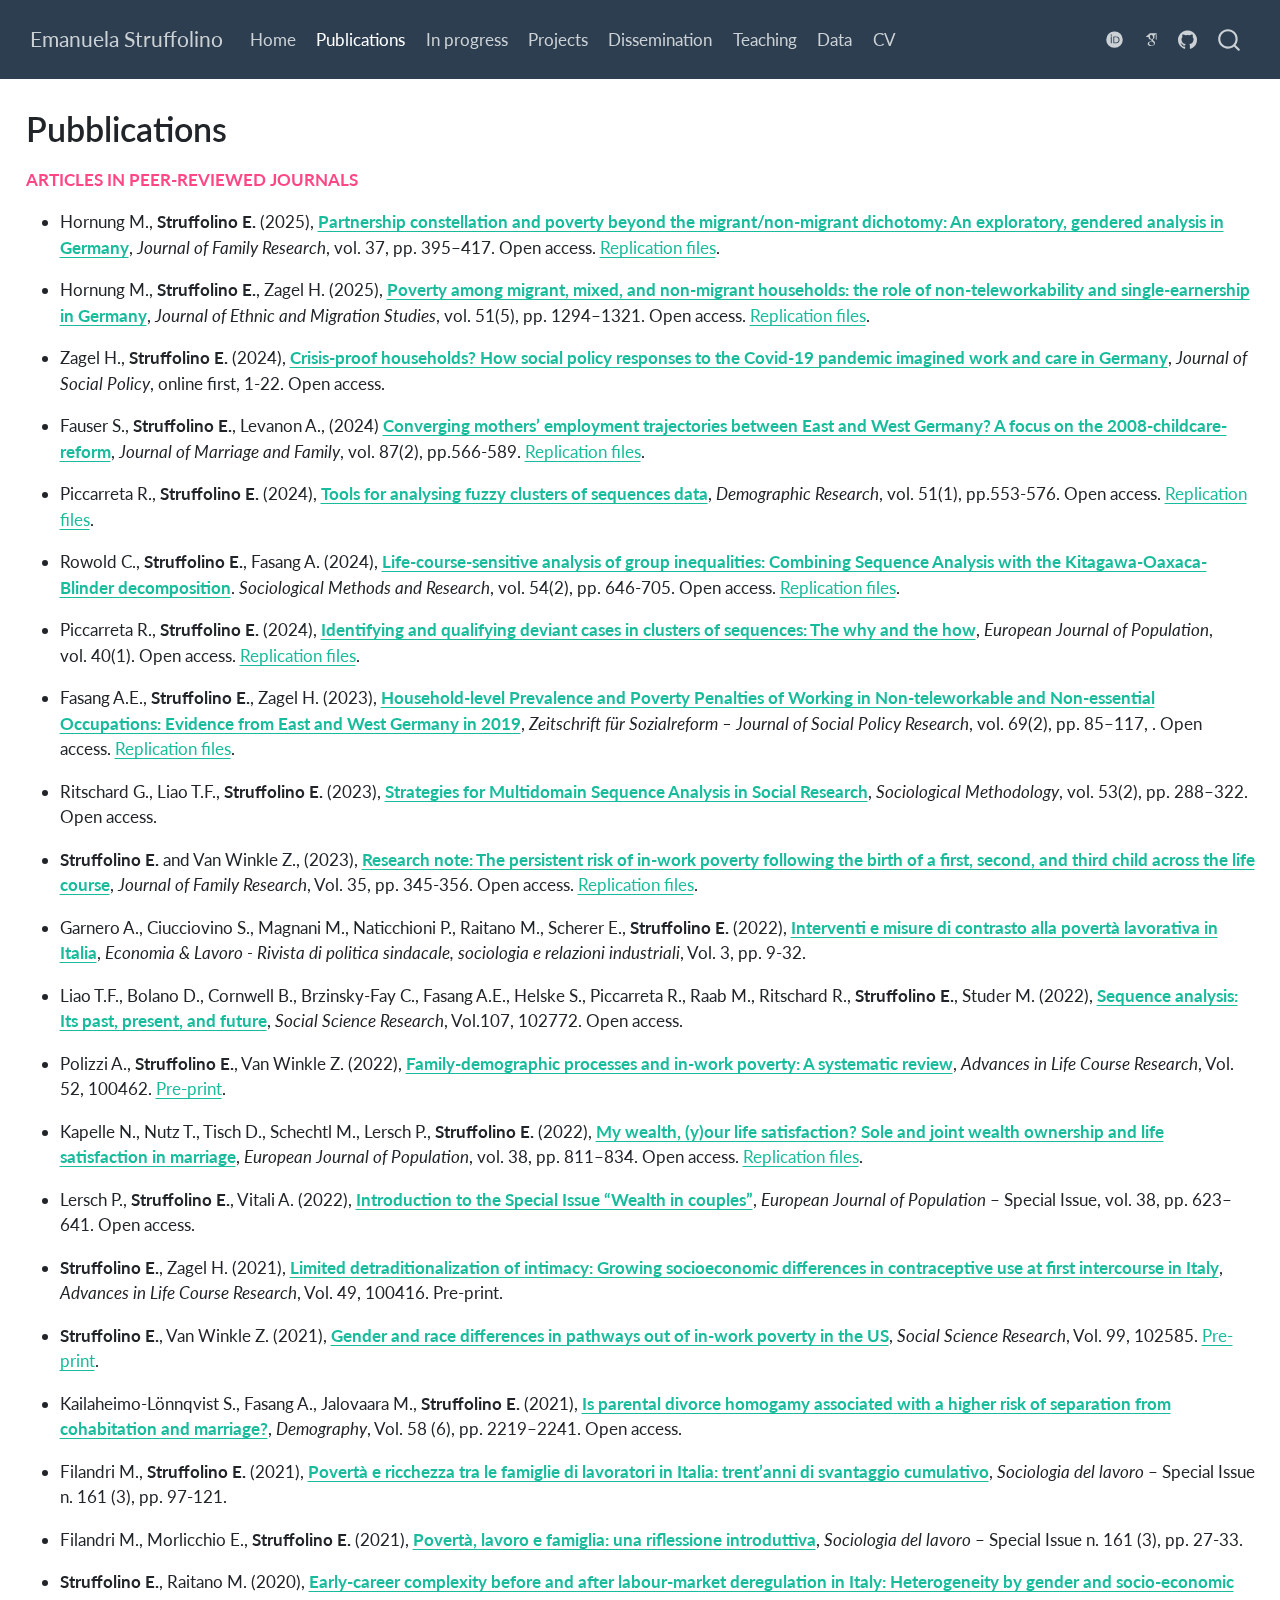
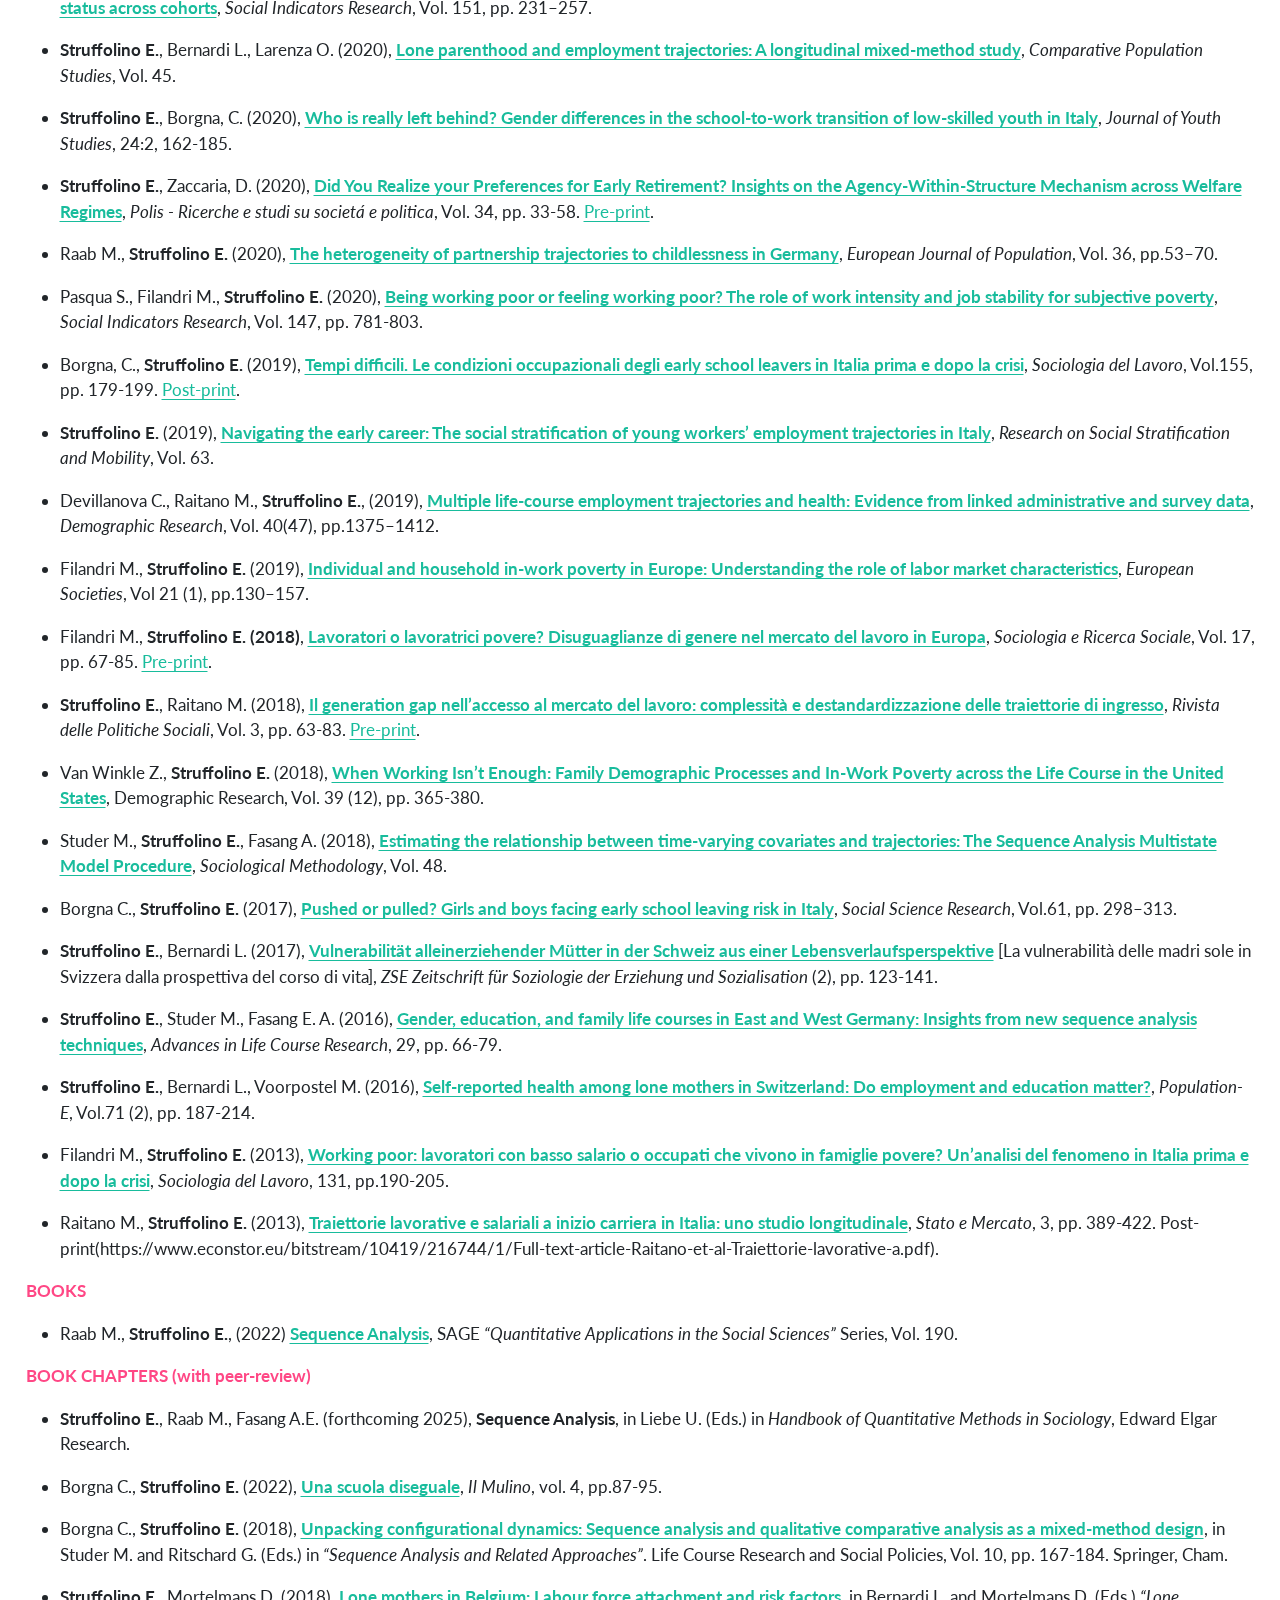
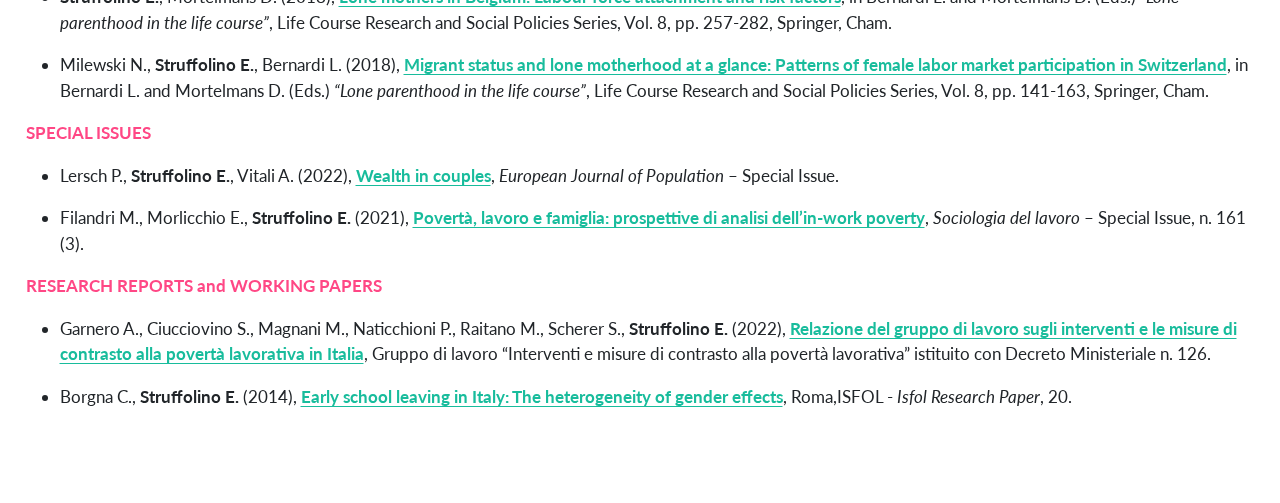
<file: docs/publications.html>
<!DOCTYPE html>
<html xmlns="http://www.w3.org/1999/xhtml" lang="en" xml:lang="en"><head>

<meta charset="utf-8">
<meta name="generator" content="quarto-1.7.32">

<meta name="viewport" content="width=device-width, initial-scale=1.0, user-scalable=yes">


<title>Pubblications – Emanuela Struffolino</title>
<style>
code{white-space: pre-wrap;}
span.smallcaps{font-variant: small-caps;}
div.columns{display: flex; gap: min(4vw, 1.5em);}
div.column{flex: auto; overflow-x: auto;}
div.hanging-indent{margin-left: 1.5em; text-indent: -1.5em;}
ul.task-list{list-style: none;}
ul.task-list li input[type="checkbox"] {
  width: 0.8em;
  margin: 0 0.8em 0.2em -1em; /* quarto-specific, see https://github.com/quarto-dev/quarto-cli/issues/4556 */ 
  vertical-align: middle;
}
</style>


<script src="site_libs/quarto-nav/quarto-nav.js"></script>
<script src="site_libs/clipboard/clipboard.min.js"></script>
<script src="site_libs/quarto-search/autocomplete.umd.js"></script>
<script src="site_libs/quarto-search/fuse.min.js"></script>
<script src="site_libs/quarto-search/quarto-search.js"></script>
<meta name="quarto:offset" content="./">
<script src="site_libs/quarto-html/quarto.js" type="module"></script>
<script src="site_libs/quarto-html/tabsets/tabsets.js" type="module"></script>
<script src="site_libs/quarto-html/popper.min.js"></script>
<script src="site_libs/quarto-html/tippy.umd.min.js"></script>
<script src="site_libs/quarto-html/anchor.min.js"></script>
<link href="site_libs/quarto-html/tippy.css" rel="stylesheet">
<link href="site_libs/quarto-html/quarto-syntax-highlighting-37eea08aefeeee20ff55810ff984fec1.css" rel="stylesheet" id="quarto-text-highlighting-styles">
<script src="site_libs/bootstrap/bootstrap.min.js"></script>
<link href="site_libs/bootstrap/bootstrap-icons.css" rel="stylesheet">
<link href="site_libs/bootstrap/bootstrap-74d125778750b83b2705ed0ac95b35fb.min.css" rel="stylesheet" append-hash="true" id="quarto-bootstrap" data-mode="light">
<link href="site_libs/quarto-contrib/academicons-1.9.2/all.css" rel="stylesheet">
<link href="site_libs/quarto-contrib/academicons-1.9.2/size.css" rel="stylesheet">
<script id="quarto-search-options" type="application/json">{
  "location": "navbar",
  "copy-button": false,
  "collapse-after": 3,
  "panel-placement": "end",
  "type": "overlay",
  "limit": 50,
  "keyboard-shortcut": [
    "f",
    "/",
    "s"
  ],
  "show-item-context": false,
  "language": {
    "search-no-results-text": "No results",
    "search-matching-documents-text": "matching documents",
    "search-copy-link-title": "Copy link to search",
    "search-hide-matches-text": "Hide additional matches",
    "search-more-match-text": "more match in this document",
    "search-more-matches-text": "more matches in this document",
    "search-clear-button-title": "Clear",
    "search-text-placeholder": "",
    "search-detached-cancel-button-title": "Cancel",
    "search-submit-button-title": "Submit",
    "search-label": "Search"
  }
}</script>


<link rel="stylesheet" href="styles.css">
<meta property="og:title" content="Pubblications – Emanuela Struffolino">
<meta property="og:description" content="Emanuela Struffolino’s personal website">
<meta property="og:image" content="https://emanuela-struffolino.com/images/struffolino.jpg">
<meta property="og:site_name" content="Emanuela Struffolino">
<meta property="og:locale" content="en_US">
<meta name="twitter:title" content="Pubblications – Emanuela Struffolino">
<meta name="twitter:description" content="Emanuela Struffolino’s personal website">
<meta name="twitter:image" content="https://emanuela-struffolino.com/images/struffolino.jpg">
<meta name="twitter:creator" content="@EmStruffolino">
<meta name="twitter:card" content="summary_large_image">
</head>

<body class="nav-fixed quarto-light">

<div id="quarto-search-results"></div>
  <header id="quarto-header" class="headroom fixed-top">
    <nav class="navbar navbar-expand-lg " data-bs-theme="dark">
      <div class="navbar-container container-fluid">
      <div class="navbar-brand-container mx-auto">
    <a class="navbar-brand" href="./index.html">
    <span class="navbar-title">Emanuela Struffolino</span>
    </a>
  </div>
            <div id="quarto-search" class="" title="Search"></div>
          <button class="navbar-toggler" type="button" data-bs-toggle="collapse" data-bs-target="#navbarCollapse" aria-controls="navbarCollapse" role="menu" aria-expanded="false" aria-label="Toggle navigation" onclick="if (window.quartoToggleHeadroom) { window.quartoToggleHeadroom(); }">
  <span class="navbar-toggler-icon"></span>
</button>
          <div class="collapse navbar-collapse" id="navbarCollapse">
            <ul class="navbar-nav navbar-nav-scroll me-auto">
  <li class="nav-item">
    <a class="nav-link" href="./index.html"> 
<span class="menu-text">Home</span></a>
  </li>  
  <li class="nav-item">
    <a class="nav-link active" href="./publications.html" aria-current="page"> 
<span class="menu-text">Publications</span></a>
  </li>  
  <li class="nav-item">
    <a class="nav-link" href="./progress.html"> 
<span class="menu-text">In progress</span></a>
  </li>  
  <li class="nav-item">
    <a class="nav-link" href="./research.html"> 
<span class="menu-text">Projects</span></a>
  </li>  
  <li class="nav-item">
    <a class="nav-link" href="./dissemination.html"> 
<span class="menu-text">Dissemination</span></a>
  </li>  
  <li class="nav-item">
    <a class="nav-link" href="./teaching.html"> 
<span class="menu-text">Teaching</span></a>
  </li>  
  <li class="nav-item">
    <a class="nav-link" href="./data.html"> 
<span class="menu-text">Data</span></a>
  </li>  
  <li class="nav-item">
    <a class="nav-link" href="./cv.pdf"> 
<span class="menu-text">CV</span></a>
  </li>  
</ul>
            <ul class="navbar-nav navbar-nav-scroll ms-auto">
  <li class="nav-item">
    <a class="nav-link" href="https://orcid.org/0000-0002-6635-8748"> 
<span class="menu-text"><i class="ai  ai-orcid"></i></span></a>
  </li>  
  <li class="nav-item">
    <a class="nav-link" href="https://scholar.google.co.uk/citations?user=YtwliTgAAAAJ&amp;hl=en"> 
<span class="menu-text"><i class="ai  ai-google-scholar"></i></span></a>
  </li>  
  <li class="nav-item compact">
    <a class="nav-link" href="https://github.com/emastruffolino"> <i class="bi bi-github" role="img">
</i> 
<span class="menu-text"></span></a>
  </li>  
</ul>
          </div> <!-- /navcollapse -->
            <div class="quarto-navbar-tools">
</div>
      </div> <!-- /container-fluid -->
    </nav>
</header>
<!-- content -->
<div id="quarto-content" class="quarto-container page-columns page-rows-contents page-layout-full page-navbar">
<!-- sidebar -->
<!-- margin-sidebar -->
    <div id="quarto-margin-sidebar" class="sidebar margin-sidebar zindex-bottom">
        
    </div>
<!-- main -->
<main class="content column-page" id="quarto-document-content">

<header id="title-block-header" class="quarto-title-block default">
<div class="quarto-title">
<h1 class="title">Pubblications</h1>
</div>



<div class="quarto-title-meta column-page">

    
  
    
  </div>
  


</header>


<p><span style="color: #FF4785;"><strong>ARTICLES IN PEER-REVIEWED JOURNALS</strong></span></p>
<ul>
<li><p>Hornung M., <strong>Struffolino E.</strong> (2025), <a href="https://ubp.uni-bamberg.de/jfr/index.php/jfr/article/view/1268"><strong>Partnership constellation and poverty beyond the migrant/non-migrant dichotomy: An exploratory, gendered analysis in Germany</strong></a>, <em>Journal of Family Research</em>, vol.&nbsp;37, pp.&nbsp;395–417. Open access. <a href="https://ubp.uni-bamberg.de/jfr/index.php/jfr/article/view/1268">Replication files</a>.</p></li>
<li><p>Hornung M., <strong>Struffolino E.</strong>, Zagel H. (2025), <a href="https://www.tandfonline.com/doi/full/10.1080/1369183X.2024.2404219"><strong>Poverty among migrant, mixed, and non-migrant households: the role of non-teleworkability and single-earnership in Germany</strong></a>, <em>Journal of Ethnic and Migration Studies</em>, vol.&nbsp;51(5), pp.&nbsp;1294–1321. Open access. <a href="https://osf.io/n47fq/">Replication files</a>.</p></li>
<li><p>Zagel H., <strong>Struffolino E.</strong> (2024), <a href="https://www.cambridge.org/core/journals/journal-of-social-policy/article/crisisproof-households-how-social-policy-responses-to-the-covid19-pandemic-imagined-work-and-care-in-germany/6FBEDCBC3F7D8D6B4D668309AA702D8B"><strong>Crisis-proof households? How social policy responses to the Covid-19 pandemic imagined work and care in Germany</strong></a>, <em>Journal of Social Policy</em>, online first, 1-22. Open access.</p></li>
<li><p>Fauser S., <strong>Struffolino E.</strong>, Levanon A., (2024) <a href="https://onlinelibrary.wiley.com/doi/10.1111/jomf.13040"><strong>Converging mothers’ employment trajectories between East and West Germany? A focus on the 2008-childcare-reform</strong></a>, <em>Journal of Marriage and Family</em>, vol.&nbsp;87(2), pp.566-589. <a href="https://osf.io/a3qug/">Replication files</a>.</p></li>
<li><p>Piccarreta R., <strong>Struffolino E.</strong> (2024), <a href="10.4054/DemRes.2024.51.16"><strong>Tools for analysing fuzzy clusters of sequences data</strong></a>, <em>Demographic Research</em>, vol.&nbsp;51(1), pp.553-576. Open access. <a href="https://www.demographic-research.org/articles/volume/51/16/">Replication files</a>.</p></li>
<li><p>Rowold C., <strong>Struffolino E.</strong>, Fasang A. (2024), <a href="https://doi.org/10.1177/00491241231224226"><strong>Life-course-sensitive analysis of group inequalities: Combining Sequence Analysis with the Kitagawa-Oaxaca-Blinder decomposition</strong></a>. <em>Sociological Methods and Research</em>, vol.&nbsp;54(2), pp.&nbsp;646-705. Open access. <a href="https://osf.io/ke3mg/">Replication files</a>.</p></li>
<li><p>Piccarreta R., <strong>Struffolino E.</strong> (2024), <a href="https://doi.org/10.1007/s10680-023-09682-3"><strong>Identifying and qualifying deviant cases in clusters of sequences: The why and the how</strong></a>, <em>European Journal of Population</em>, vol.&nbsp;40(1). Open access. <a href="https://github.com/raffaellapiccarreta/Deviant-sequences-why-and-how">Replication files</a>.</p></li>
<li><p>Fasang A.E., <strong>Struffolino E.</strong>, Zagel H. (2023), <a href="https://doi.org/10.1515/zsr-2022-0107"><strong>Household-level Prevalence and Poverty Penalties of Working in Non-teleworkable and Non-essential Occupations: Evidence from East and West Germany in 2019</strong></a>, <em>Zeitschrift für Sozialreform – Journal of Social Policy Research</em>, vol.&nbsp;69(2), pp.&nbsp;85–117, . Open access. <a href="https://osf.io/kvqm7/">Replication files</a>.</p></li>
<li><p>Ritschard G., Liao T.F., <strong>Struffolino E.</strong> (2023), <a href="https://doi.org/10.1177/00811750231163833"><strong>Strategies for Multidomain Sequence Analysis in Social Research</strong></a>, <em>Sociological Methodology</em>, vol.&nbsp;53(2), pp.&nbsp;288–322. Open access.</p></li>
<li><p><strong>Struffolino E.</strong> and Van Winkle Z., (2023), <a href="https://doi.org/10.20377/jfr-910"><strong>Research note: The persistent risk of in-work poverty following the birth of a first, second, and third child across the life course</strong></a>, <em>Journal of Family Research</em>, Vol. 35, pp.&nbsp;345-356. Open access. <a href="https://ubp.uni-bamberg.de/jfr/index.php/jfr/article/view/910">Replication files</a>.</p></li>
<li><p>Garnero A., Ciucciovino S., Magnani M., Naticchioni P., Raitano M., Scherer E., <strong>Struffolino E.</strong> (2022), <a href="https://www.rivisteweb.it/doi/10.7384/107275"><strong>Interventi e misure di contrasto alla povertà lavorativa in Italia</strong></a>, <em>Economia &amp; Lavoro - Rivista di politica sindacale, sociologia e relazioni industriali</em>, Vol. 3, pp.&nbsp;9-32.</p></li>
<li><p>Liao T.F., Bolano D., Cornwell B., Brzinsky-Fay C., Fasang A.E., Helske S., Piccarreta R., Raab M., Ritschard R., <strong>Struffolino E.</strong>, Studer M. (2022), <a href="https://doi.org/10.1016/j.ssresearch.2022.102772"><strong>Sequence analysis: Its past, present, and future</strong></a>, <em>Social Science Research</em>, Vol.107, 102772. Open access.</p></li>
<li><p>Polizzi A., <strong>Struffolino E.</strong>, Van Winkle Z. (2022), <a href="https://doi.org/10.1016/j.alcr.2022.100462"><strong>Family-demographic processes and in-work poverty: A systematic review</strong></a>, <em>Advances in Life Course Research</em>, Vol. 52, 100462. <a href="https://osf.io/preprints/socarxiv/zncaq">Pre-print</a>.</p></li>
<li><p>Kapelle N., Nutz T., Tisch D., Schechtl M., Lersch P., <strong>Struffolino E.</strong> (2022), <a href="https://doi.org/10.1007/s10680-022-09630-7"><strong>My wealth, (y)our life satisfaction? Sole and joint wealth ownership and life satisfaction in marriage</strong></a>, <em>European Journal of Population</em>, vol.&nbsp;38, pp.&nbsp;811–834. Open access. <a href="https://osf.io/4mvxr/">Replication files</a>.</p></li>
<li><p>Lersch P., <strong>Struffolino E.</strong>, Vitali A. (2022), <a href="https://doi.org/10.1007/s10680-022-09640-5"><strong>Introduction to the Special Issue “Wealth in couples”</strong></a>, <em>European Journal of Population</em> – Special Issue, vol.&nbsp;38, pp.&nbsp;623–641. Open access.</p></li>
<li><p><strong>Struffolino E.</strong>, Zagel H. (2021), <a href="https://doi.org/10.1016/j.alcr.2021.100416"><strong>Limited detraditionalization of intimacy: Growing socioeconomic differences in contraceptive use at first intercourse in Italy</strong></a>, <em>Advances in Life Course Research</em>, Vol. 49, 100416. Pre-print.</p></li>
<li><p><strong>Struffolino E.</strong>, Van Winkle Z. (2021), <a href="https://doi.org/10.1016/j.ssresearch.2021.102585"><strong>Gender and race differences in pathways out of in-work poverty in the US</strong></a>, <em>Social Science Research</em>, Vol. 99, 102585. <a href="https://osf.io/preprints/socarxiv/dxc6n">Pre-print</a>.</p></li>
<li><p>Kailaheimo-Lönnqvist S., Fasang A., Jalovaara M., <strong>Struffolino E.</strong> (2021), <a href="https://doi.org/10.1215/00703370-9489802"><strong>Is parental divorce homogamy associated with a higher risk of separation from cohabitation and marriage?</strong></a>, <em>Demography</em>, Vol. 58 (6), pp.&nbsp;2219–2241. Open access.</p></li>
<li><p>Filandri M., <strong>Struffolino E.</strong> (2021), <a href="10.3280/SL2021-161006"><strong>Povertà e ricchezza tra le famiglie di lavoratori in Italia: trent’anni di svantaggio cumulativo</strong></a>, <em>Sociologia del lavoro</em> – Special Issue n.&nbsp;161 (3), pp.&nbsp;97-121.</p></li>
<li><p>Filandri M., Morlicchio E., <strong>Struffolino E.</strong> (2021), <a href="10.3280/SL2021-161002"><strong>Povertà, lavoro e famiglia: una riflessione introduttiva</strong></a>, <em>Sociologia del lavoro</em> – Special Issue n.&nbsp;161 (3), pp.&nbsp;27-33.</p></li>
<li><p><strong>Struffolino E.</strong>, Raitano M. (2020), <a href="https://doi.org/10.1007/s11205-020-02373-0"><strong>Early-career complexity before and after labour-market deregulation in Italy: Heterogeneity by gender and socio-economic status across cohorts</strong></a>, <em>Social Indicators Research</em>, Vol. 151, pp.&nbsp;231–257.</p></li>
<li><p><strong>Struffolino E.</strong>, Bernardi L., Larenza O. (2020), <a href="https://doi.org/10.12765/CPoS-2020-14"><strong>Lone parenthood and employment trajectories: A longitudinal mixed-method study</strong></a>, <em>Comparative Population Studies</em>, Vol. 45.</p></li>
<li><p><strong>Struffolino E.</strong>, Borgna, C. (2020), <a href="https://doi.org/10.1080/13676261.2020.1713308"><strong>Who is really left behind? Gender differences in the school-to-work transition of low-skilled youth in Italy</strong></a>, <em>Journal of Youth Studies</em>, 24:2, 162-185.</p></li>
<li><p><strong>Struffolino E.</strong>, Zaccaria, D. (2020), <a href="https://www.rivisteweb.it/doi/10.1424/96439"><strong>Did You Realize your Preferences for Early Retirement? Insights on the Agency-Within-Structure Mechanism across Welfare Regimes</strong></a>, <em>Polis - Ricerche e studi su societá e politica</em>, Vol. 34, pp.&nbsp;33-58. <a href="https://www.econstor.eu/bitstream/10419/232578/1/Full-text-article-Struffolino-et-al-Did-you-realize.pdf">Pre-print</a>.</p></li>
<li><p>Raab M., <strong>Struffolino E.</strong> (2020), <a href="https://doi.org/10.1007/s10680-019-09519-y"><strong>The heterogeneity of partnership trajectories to childlessness in Germany</strong></a>, <em>European Journal of Population</em>, Vol. 36, pp.53–70.</p></li>
<li><p>Pasqua S., Filandri M., <strong>Struffolino E.</strong> (2020), <a href="https://doi.org/10.1007/s11205-019-02174-0"><strong>Being working poor or feeling working poor? The role of work intensity and job stability for subjective poverty</strong></a>, <em>Social Indicators Research</em>, Vol. 147, pp.&nbsp;781-803.</p></li>
<li><p>Borgna, C., <strong>Struffolino E.</strong> (2019), <a href="10.3280/SL2019-155009"><strong>Tempi difficili. Le condizioni occupazionali degli early school leavers in Italia prima e dopo la crisi</strong></a>, <em>Sociologia del Lavoro</em>, Vol.155, pp.&nbsp;179-199. <a href="https://www.econstor.eu/bitstream/10419/227565/1/Full-text-article-Borgna-et-al-Tempi-difficili.pdf">Post-print</a>.</p></li>
<li><p><strong>Struffolino E.</strong> (2019), <a href="https://doi.org/10.1016/j.rssm.2019.100421"><strong>Navigating the early career: The social stratification of young workers’ employment trajectories in Italy</strong></a>, <em>Research on Social Stratification and Mobility</em>, Vol. 63.</p></li>
<li><p>Devillanova C., Raitano M., <strong>Struffolino E.</strong>, (2019), <a href="https://www.demographic-research.org/articles/volume/40/47"><strong>Multiple life-course employment trajectories and health: Evidence from linked administrative and survey data</strong></a>, <em>Demographic Research</em>, Vol. 40(47), pp.1375–1412.</p></li>
<li><p>Filandri M., <strong>Struffolino E.</strong> (2019), <a href="https://doi.org/10.1080/14616696.2018.1536800"><strong>Individual and household in-work poverty in Europe: Understanding the role of labor market characteristics</strong></a>, <em>European Societies</em>, Vol 21 (1), pp.130–157.</p></li>
<li><p>Filandri M., <strong>Struffolino E. (2018)</strong>, <a href="https://www.francoangeli.it/Riviste/SchedaRivista.aspx?IDArticolo=63275&amp;idRivista=53"><strong>Lavoratori o lavoratrici povere? Disuguaglianze di genere nel mercato del lavoro in Europa</strong></a>, <em>Sociologia e Ricerca Sociale</em>, Vol. 17, pp.&nbsp;67-85. <a href="https://www.econstor.eu/bitstream/10419/216741/1/Full-text-article-Filandri-et-al-Lavoratori-o%20lavoratrici.pdf">Pre-print</a>.</p></li>
<li><p><strong>Struffolino E.</strong>, Raitano M. (2018), <a href="https://www.futura-editrice.it/prodotto/il-divario-generazionale-nellaccesso-al-mercato-del-lavoro-differenziazione-e-destandardizzazione-delle-traiettorie-dingresso/"><strong>Il generation gap nell’accesso al mercato del lavoro: complessità e destandardizzazione delle traiettorie di ingresso</strong></a>, <em>Rivista delle Politiche Sociali</em>, Vol. 3, pp.&nbsp;63-83. <a href="https://www.econstor.eu/bitstream/10419/216742/1/Full-text-article-Struffolino-et-al-Il-divario-generazionale.pdf">Pre-print</a>.</p></li>
<li><p>Van Winkle Z., <strong>Struffolino E.</strong> (2018), <a href="https://www.demographic-research.org/articles/volume/39/12/"><strong>When Working Isn’t Enough: Family Demographic Processes and In-Work Poverty across the Life Course in the United States</strong></a>, Demographic Research, Vol. 39 (12), pp.&nbsp;365-380.</p></li>
<li><p>Studer M., <strong>Struffolino E.</strong>, Fasang A. (2018), <a href="https://doi.org/10.1177/008117501774712"><strong>Estimating the relationship between time-varying covariates and trajectories: The Sequence Analysis Multistate Model Procedure</strong></a>, <em>Sociological Methodology</em>, Vol. 48.</p></li>
<li><p>Borgna C., <strong>Struffolino E.</strong> (2017), <a href="https://doi.org/10.1016/j.ssresearch.2016.06.021"><strong>Pushed or pulled? Girls and boys facing early school leaving risk in Italy</strong></a>, <em>Social Science Research</em>, Vol.61, pp.&nbsp;298–313.</p></li>
<li><p><strong>Struffolino E.</strong>, Bernardi L. (2017), <a href="https://www.beltz.de/fachmedien/erziehungswissenschaft/zeitschriften/zeitschrift_fuer_soziologie_der_erziehung_und_sozialisation/artikel/36011-vulnerabilitaet-alleinerziehender-muetter-in-der-schweiz-aus-einer-lebensverlaufsperspektive.html"><strong>Vulnerabilität alleinerziehender Mütter in der Schweiz aus einer Lebensverlaufsperspektive</strong></a> [La vulnerabilità delle madri sole in Svizzera dalla prospettiva del corso di vita], <em>ZSE Zeitschrift für Soziologie der Erziehung und Sozialisation</em> (2), pp.&nbsp;123-141.</p></li>
<li><p><strong>Struffolino E.</strong>, Studer M., Fasang E. A. (2016), <a href="https://doi.org/10.1016/j.alcr.2015.12.001"><strong>Gender, education, and family life courses in East and West Germany: Insights from new sequence analysis techniques</strong></a>, <em>Advances in Life Course Research</em>, 29, pp.&nbsp;66-79.</p></li>
<li><p><strong>Struffolino E.</strong>, Bernardi L., Voorpostel M. (2016), <a href="https://doi.org/10.3917/popu.1602.0193"><strong>Self-reported health among lone mothers in Switzerland: Do employment and education matter?</strong></a>, <em>Population-E</em>, Vol.71 (2), pp.&nbsp;187-214.</p></li>
<li><p>Filandri M., <strong>Struffolino E.</strong> (2013), <a href="https://www.francoangeli.it/riviste/SchedaRivista.aspx?doi=10.3280/SL2013-131012"><strong>Working poor: lavoratori con basso salario o occupati che vivono in famiglie povere? Un’analisi del fenomeno in Italia prima e dopo la crisi</strong></a>, <em>Sociologia del Lavoro</em>, 131, pp.190-205.</p></li>
<li><p>Raitano M., <strong>Struffolino E.</strong> (2013), <a href="https://www.rivisteweb.it/doi/10.1425/75011"><strong>Traiettorie lavorative e salariali a inizio carriera in Italia: uno studio longitudinale</strong></a>, <em>Stato e Mercato</em>, 3, pp.&nbsp;389-422. Post-print(https://www.econstor.eu/bitstream/10419/216744/1/Full-text-article-Raitano-et-al-Traiettorie-lavorative-a.pdf).</p></li>
</ul>
<p><span style="color: #FF4785;"><strong>BOOKS</strong></span></p>
<ul>
<li>Raab M., <strong>Struffolino E.</strong>, (2022) <a href="https://us.sagepub.com/en-us/nam/sequence-analysis/book272086"><strong>Sequence Analysis</strong></a>, SAGE <em>“Quantitative Applications in the Social Sciences”</em> Series, Vol. 190.</li>
</ul>
<p><span style="color: #FF4785;"><strong>BOOK CHAPTERS (with peer-review)</strong></span></p>
<ul>
<li><p><strong>Struffolino E.</strong>, Raab M., Fasang A.E. (forthcoming 2025), <strong>Sequence Analysis</strong>, in Liebe U. (Eds.) in <em>Handbook of Quantitative Methods in Sociology</em>, Edward Elgar Research.</p></li>
<li><p>Borgna C., <strong>Struffolino E.</strong> (2022), <a href="10.1402/105277"><strong>Una scuola diseguale</strong></a>, <em>Il Mulino</em>, vol.&nbsp;4, pp.87-95.</p></li>
<li><p>Borgna C., <strong>Struffolino E.</strong> (2018), <a href="https://doi.org/10.1007/978-3-319-95420-2_17"><strong>Unpacking configurational dynamics: Sequence analysis and qualitative comparative analysis as a mixed-method design</strong></a>, in Studer M. and Ritschard G. (Eds.) in <em>“Sequence Analysis and Related Approaches”</em>. Life Course Research and Social Policies, Vol. 10, pp.&nbsp;167-184. Springer, Cham.</p></li>
<li><p><strong>Struffolino E.</strong>, Mortelmans D. (2018), <a href="https://link.springer.com/chapter/10.1007/978-3-319-63295-7_12"><strong>Lone mothers in Belgium: Labour force attachment and risk factors</strong></a>, in Bernardi L. and Mortelmans D. (Eds.) <em>“Lone parenthood in the life course”</em>, Life Course Research and Social Policies Series, Vol. 8, pp.&nbsp;257-282, Springer, Cham.</p></li>
<li><p>Milewski N., <strong>Struffolino E.</strong>, Bernardi L. (2018), <a href="https://link.springer.com/chapter/10.1007/978-3-319-63295-7_7"><strong>Migrant status and lone motherhood at a glance: Patterns of female labor market participation in Switzerland</strong></a>, in Bernardi L. and Mortelmans D. (Eds.) <em>“Lone parenthood in the life course”</em>, Life Course Research and Social Policies Series, Vol. 8, pp.&nbsp;141-163, Springer, Cham.</p></li>
</ul>
<p><span style="color: #FF4785;"><strong>SPECIAL ISSUES</strong></span></p>
<ul>
<li><p>Lersch P., <strong>Struffolino E.</strong>, Vitali A. (2022), <a href="https://link.springer.com/article/10.1007/s10680-022-09640-5"><strong>Wealth in couples</strong></a>, <em>European Journal of Population</em> – Special Issue.</p></li>
<li><p>Filandri M., Morlicchio E., <strong>Struffolino E.</strong> (2021), <a href="https://www.francoangeli.it/riviste/rivista-fascicolo?IDRivista=83&amp;lingua=It&amp;anno=2021"><strong>Povertà, lavoro e famiglia: prospettive di analisi dell’in-work poverty</strong></a>, <em>Sociologia del lavoro</em> – Special Issue, n.&nbsp;161 (3).</p></li>
</ul>
<p><span style="color: #FF4785;"><strong>RESEARCH REPORTS and WORKING PAPERS</strong></span></p>
<ul>
<li><p>Garnero A., Ciucciovino S., Magnani M., Naticchioni P., Raitano M., Scherer S., <strong>Struffolino E.</strong> (2022), <a href="https://www.lavoro.gov.it/priorita/Documents/Relazione-del-Gruppo-di-lavoro-sugli-Interventi-e-misure-di-contrasto-alla-poverta-lavorativa-in-Italia.pdf"><strong>Relazione del gruppo di lavoro sugli interventi e le misure di contrasto alla povertà lavorativa in Italia</strong></a>, Gruppo di lavoro “Interventi e misure di contrasto alla povertà lavorativa” istituito con Decreto Ministeriale n.&nbsp;126.</p></li>
<li><p>Borgna C., <strong>Struffolino E.</strong> (2014), <a href="https://www.researchgate.net/publication/277609098_Early_school_leaving_dynamics_in_Italy_The_heterogeneity_of_gender_effects"><strong>Early school leaving in Italy: The heterogeneity of gender effects</strong></a>, Roma,ISFOL - <em>Isfol Research Paper</em>, 20.</p></li>
</ul>



</main> <!-- /main -->
<script id="quarto-html-after-body" type="application/javascript">
  window.document.addEventListener("DOMContentLoaded", function (event) {
    const icon = "";
    const anchorJS = new window.AnchorJS();
    anchorJS.options = {
      placement: 'right',
      icon: icon
    };
    anchorJS.add('.anchored');
    const isCodeAnnotation = (el) => {
      for (const clz of el.classList) {
        if (clz.startsWith('code-annotation-')) {                     
          return true;
        }
      }
      return false;
    }
    const onCopySuccess = function(e) {
      // button target
      const button = e.trigger;
      // don't keep focus
      button.blur();
      // flash "checked"
      button.classList.add('code-copy-button-checked');
      var currentTitle = button.getAttribute("title");
      button.setAttribute("title", "Copied!");
      let tooltip;
      if (window.bootstrap) {
        button.setAttribute("data-bs-toggle", "tooltip");
        button.setAttribute("data-bs-placement", "left");
        button.setAttribute("data-bs-title", "Copied!");
        tooltip = new bootstrap.Tooltip(button, 
          { trigger: "manual", 
            customClass: "code-copy-button-tooltip",
            offset: [0, -8]});
        tooltip.show();    
      }
      setTimeout(function() {
        if (tooltip) {
          tooltip.hide();
          button.removeAttribute("data-bs-title");
          button.removeAttribute("data-bs-toggle");
          button.removeAttribute("data-bs-placement");
        }
        button.setAttribute("title", currentTitle);
        button.classList.remove('code-copy-button-checked');
      }, 1000);
      // clear code selection
      e.clearSelection();
    }
    const getTextToCopy = function(trigger) {
        const codeEl = trigger.previousElementSibling.cloneNode(true);
        for (const childEl of codeEl.children) {
          if (isCodeAnnotation(childEl)) {
            childEl.remove();
          }
        }
        return codeEl.innerText;
    }
    const clipboard = new window.ClipboardJS('.code-copy-button:not([data-in-quarto-modal])', {
      text: getTextToCopy
    });
    clipboard.on('success', onCopySuccess);
    if (window.document.getElementById('quarto-embedded-source-code-modal')) {
      const clipboardModal = new window.ClipboardJS('.code-copy-button[data-in-quarto-modal]', {
        text: getTextToCopy,
        container: window.document.getElementById('quarto-embedded-source-code-modal')
      });
      clipboardModal.on('success', onCopySuccess);
    }
      var localhostRegex = new RegExp(/^(?:http|https):\/\/localhost\:?[0-9]*\//);
      var mailtoRegex = new RegExp(/^mailto:/);
        var filterRegex = new RegExp("https:\/\/emanuela-struffolino\.com");
      var isInternal = (href) => {
          return filterRegex.test(href) || localhostRegex.test(href) || mailtoRegex.test(href);
      }
      // Inspect non-navigation links and adorn them if external
     var links = window.document.querySelectorAll('a[href]:not(.nav-link):not(.navbar-brand):not(.toc-action):not(.sidebar-link):not(.sidebar-item-toggle):not(.pagination-link):not(.no-external):not([aria-hidden]):not(.dropdown-item):not(.quarto-navigation-tool):not(.about-link)');
      for (var i=0; i<links.length; i++) {
        const link = links[i];
        if (!isInternal(link.href)) {
          // undo the damage that might have been done by quarto-nav.js in the case of
          // links that we want to consider external
          if (link.dataset.originalHref !== undefined) {
            link.href = link.dataset.originalHref;
          }
        }
      }
    function tippyHover(el, contentFn, onTriggerFn, onUntriggerFn) {
      const config = {
        allowHTML: true,
        maxWidth: 500,
        delay: 100,
        arrow: false,
        appendTo: function(el) {
            return el.parentElement;
        },
        interactive: true,
        interactiveBorder: 10,
        theme: 'quarto',
        placement: 'bottom-start',
      };
      if (contentFn) {
        config.content = contentFn;
      }
      if (onTriggerFn) {
        config.onTrigger = onTriggerFn;
      }
      if (onUntriggerFn) {
        config.onUntrigger = onUntriggerFn;
      }
      window.tippy(el, config); 
    }
    const noterefs = window.document.querySelectorAll('a[role="doc-noteref"]');
    for (var i=0; i<noterefs.length; i++) {
      const ref = noterefs[i];
      tippyHover(ref, function() {
        // use id or data attribute instead here
        let href = ref.getAttribute('data-footnote-href') || ref.getAttribute('href');
        try { href = new URL(href).hash; } catch {}
        const id = href.replace(/^#\/?/, "");
        const note = window.document.getElementById(id);
        if (note) {
          return note.innerHTML;
        } else {
          return "";
        }
      });
    }
    const xrefs = window.document.querySelectorAll('a.quarto-xref');
    const processXRef = (id, note) => {
      // Strip column container classes
      const stripColumnClz = (el) => {
        el.classList.remove("page-full", "page-columns");
        if (el.children) {
          for (const child of el.children) {
            stripColumnClz(child);
          }
        }
      }
      stripColumnClz(note)
      if (id === null || id.startsWith('sec-')) {
        // Special case sections, only their first couple elements
        const container = document.createElement("div");
        if (note.children && note.children.length > 2) {
          container.appendChild(note.children[0].cloneNode(true));
          for (let i = 1; i < note.children.length; i++) {
            const child = note.children[i];
            if (child.tagName === "P" && child.innerText === "") {
              continue;
            } else {
              container.appendChild(child.cloneNode(true));
              break;
            }
          }
          if (window.Quarto?.typesetMath) {
            window.Quarto.typesetMath(container);
          }
          return container.innerHTML
        } else {
          if (window.Quarto?.typesetMath) {
            window.Quarto.typesetMath(note);
          }
          return note.innerHTML;
        }
      } else {
        // Remove any anchor links if they are present
        const anchorLink = note.querySelector('a.anchorjs-link');
        if (anchorLink) {
          anchorLink.remove();
        }
        if (window.Quarto?.typesetMath) {
          window.Quarto.typesetMath(note);
        }
        if (note.classList.contains("callout")) {
          return note.outerHTML;
        } else {
          return note.innerHTML;
        }
      }
    }
    for (var i=0; i<xrefs.length; i++) {
      const xref = xrefs[i];
      tippyHover(xref, undefined, function(instance) {
        instance.disable();
        let url = xref.getAttribute('href');
        let hash = undefined; 
        if (url.startsWith('#')) {
          hash = url;
        } else {
          try { hash = new URL(url).hash; } catch {}
        }
        if (hash) {
          const id = hash.replace(/^#\/?/, "");
          const note = window.document.getElementById(id);
          if (note !== null) {
            try {
              const html = processXRef(id, note.cloneNode(true));
              instance.setContent(html);
            } finally {
              instance.enable();
              instance.show();
            }
          } else {
            // See if we can fetch this
            fetch(url.split('#')[0])
            .then(res => res.text())
            .then(html => {
              const parser = new DOMParser();
              const htmlDoc = parser.parseFromString(html, "text/html");
              const note = htmlDoc.getElementById(id);
              if (note !== null) {
                const html = processXRef(id, note);
                instance.setContent(html);
              } 
            }).finally(() => {
              instance.enable();
              instance.show();
            });
          }
        } else {
          // See if we can fetch a full url (with no hash to target)
          // This is a special case and we should probably do some content thinning / targeting
          fetch(url)
          .then(res => res.text())
          .then(html => {
            const parser = new DOMParser();
            const htmlDoc = parser.parseFromString(html, "text/html");
            const note = htmlDoc.querySelector('main.content');
            if (note !== null) {
              // This should only happen for chapter cross references
              // (since there is no id in the URL)
              // remove the first header
              if (note.children.length > 0 && note.children[0].tagName === "HEADER") {
                note.children[0].remove();
              }
              const html = processXRef(null, note);
              instance.setContent(html);
            } 
          }).finally(() => {
            instance.enable();
            instance.show();
          });
        }
      }, function(instance) {
      });
    }
        let selectedAnnoteEl;
        const selectorForAnnotation = ( cell, annotation) => {
          let cellAttr = 'data-code-cell="' + cell + '"';
          let lineAttr = 'data-code-annotation="' +  annotation + '"';
          const selector = 'span[' + cellAttr + '][' + lineAttr + ']';
          return selector;
        }
        const selectCodeLines = (annoteEl) => {
          const doc = window.document;
          const targetCell = annoteEl.getAttribute("data-target-cell");
          const targetAnnotation = annoteEl.getAttribute("data-target-annotation");
          const annoteSpan = window.document.querySelector(selectorForAnnotation(targetCell, targetAnnotation));
          const lines = annoteSpan.getAttribute("data-code-lines").split(",");
          const lineIds = lines.map((line) => {
            return targetCell + "-" + line;
          })
          let top = null;
          let height = null;
          let parent = null;
          if (lineIds.length > 0) {
              //compute the position of the single el (top and bottom and make a div)
              const el = window.document.getElementById(lineIds[0]);
              top = el.offsetTop;
              height = el.offsetHeight;
              parent = el.parentElement.parentElement;
            if (lineIds.length > 1) {
              const lastEl = window.document.getElementById(lineIds[lineIds.length - 1]);
              const bottom = lastEl.offsetTop + lastEl.offsetHeight;
              height = bottom - top;
            }
            if (top !== null && height !== null && parent !== null) {
              // cook up a div (if necessary) and position it 
              let div = window.document.getElementById("code-annotation-line-highlight");
              if (div === null) {
                div = window.document.createElement("div");
                div.setAttribute("id", "code-annotation-line-highlight");
                div.style.position = 'absolute';
                parent.appendChild(div);
              }
              div.style.top = top - 2 + "px";
              div.style.height = height + 4 + "px";
              div.style.left = 0;
              let gutterDiv = window.document.getElementById("code-annotation-line-highlight-gutter");
              if (gutterDiv === null) {
                gutterDiv = window.document.createElement("div");
                gutterDiv.setAttribute("id", "code-annotation-line-highlight-gutter");
                gutterDiv.style.position = 'absolute';
                const codeCell = window.document.getElementById(targetCell);
                const gutter = codeCell.querySelector('.code-annotation-gutter');
                gutter.appendChild(gutterDiv);
              }
              gutterDiv.style.top = top - 2 + "px";
              gutterDiv.style.height = height + 4 + "px";
            }
            selectedAnnoteEl = annoteEl;
          }
        };
        const unselectCodeLines = () => {
          const elementsIds = ["code-annotation-line-highlight", "code-annotation-line-highlight-gutter"];
          elementsIds.forEach((elId) => {
            const div = window.document.getElementById(elId);
            if (div) {
              div.remove();
            }
          });
          selectedAnnoteEl = undefined;
        };
          // Handle positioning of the toggle
      window.addEventListener(
        "resize",
        throttle(() => {
          elRect = undefined;
          if (selectedAnnoteEl) {
            selectCodeLines(selectedAnnoteEl);
          }
        }, 10)
      );
      function throttle(fn, ms) {
      let throttle = false;
      let timer;
        return (...args) => {
          if(!throttle) { // first call gets through
              fn.apply(this, args);
              throttle = true;
          } else { // all the others get throttled
              if(timer) clearTimeout(timer); // cancel #2
              timer = setTimeout(() => {
                fn.apply(this, args);
                timer = throttle = false;
              }, ms);
          }
        };
      }
        // Attach click handler to the DT
        const annoteDls = window.document.querySelectorAll('dt[data-target-cell]');
        for (const annoteDlNode of annoteDls) {
          annoteDlNode.addEventListener('click', (event) => {
            const clickedEl = event.target;
            if (clickedEl !== selectedAnnoteEl) {
              unselectCodeLines();
              const activeEl = window.document.querySelector('dt[data-target-cell].code-annotation-active');
              if (activeEl) {
                activeEl.classList.remove('code-annotation-active');
              }
              selectCodeLines(clickedEl);
              clickedEl.classList.add('code-annotation-active');
            } else {
              // Unselect the line
              unselectCodeLines();
              clickedEl.classList.remove('code-annotation-active');
            }
          });
        }
    const findCites = (el) => {
      const parentEl = el.parentElement;
      if (parentEl) {
        const cites = parentEl.dataset.cites;
        if (cites) {
          return {
            el,
            cites: cites.split(' ')
          };
        } else {
          return findCites(el.parentElement)
        }
      } else {
        return undefined;
      }
    };
    var bibliorefs = window.document.querySelectorAll('a[role="doc-biblioref"]');
    for (var i=0; i<bibliorefs.length; i++) {
      const ref = bibliorefs[i];
      const citeInfo = findCites(ref);
      if (citeInfo) {
        tippyHover(citeInfo.el, function() {
          var popup = window.document.createElement('div');
          citeInfo.cites.forEach(function(cite) {
            var citeDiv = window.document.createElement('div');
            citeDiv.classList.add('hanging-indent');
            citeDiv.classList.add('csl-entry');
            var biblioDiv = window.document.getElementById('ref-' + cite);
            if (biblioDiv) {
              citeDiv.innerHTML = biblioDiv.innerHTML;
            }
            popup.appendChild(citeDiv);
          });
          return popup.innerHTML;
        });
      }
    }
  });
  </script>
</div> <!-- /content -->




</body></html>
</file>
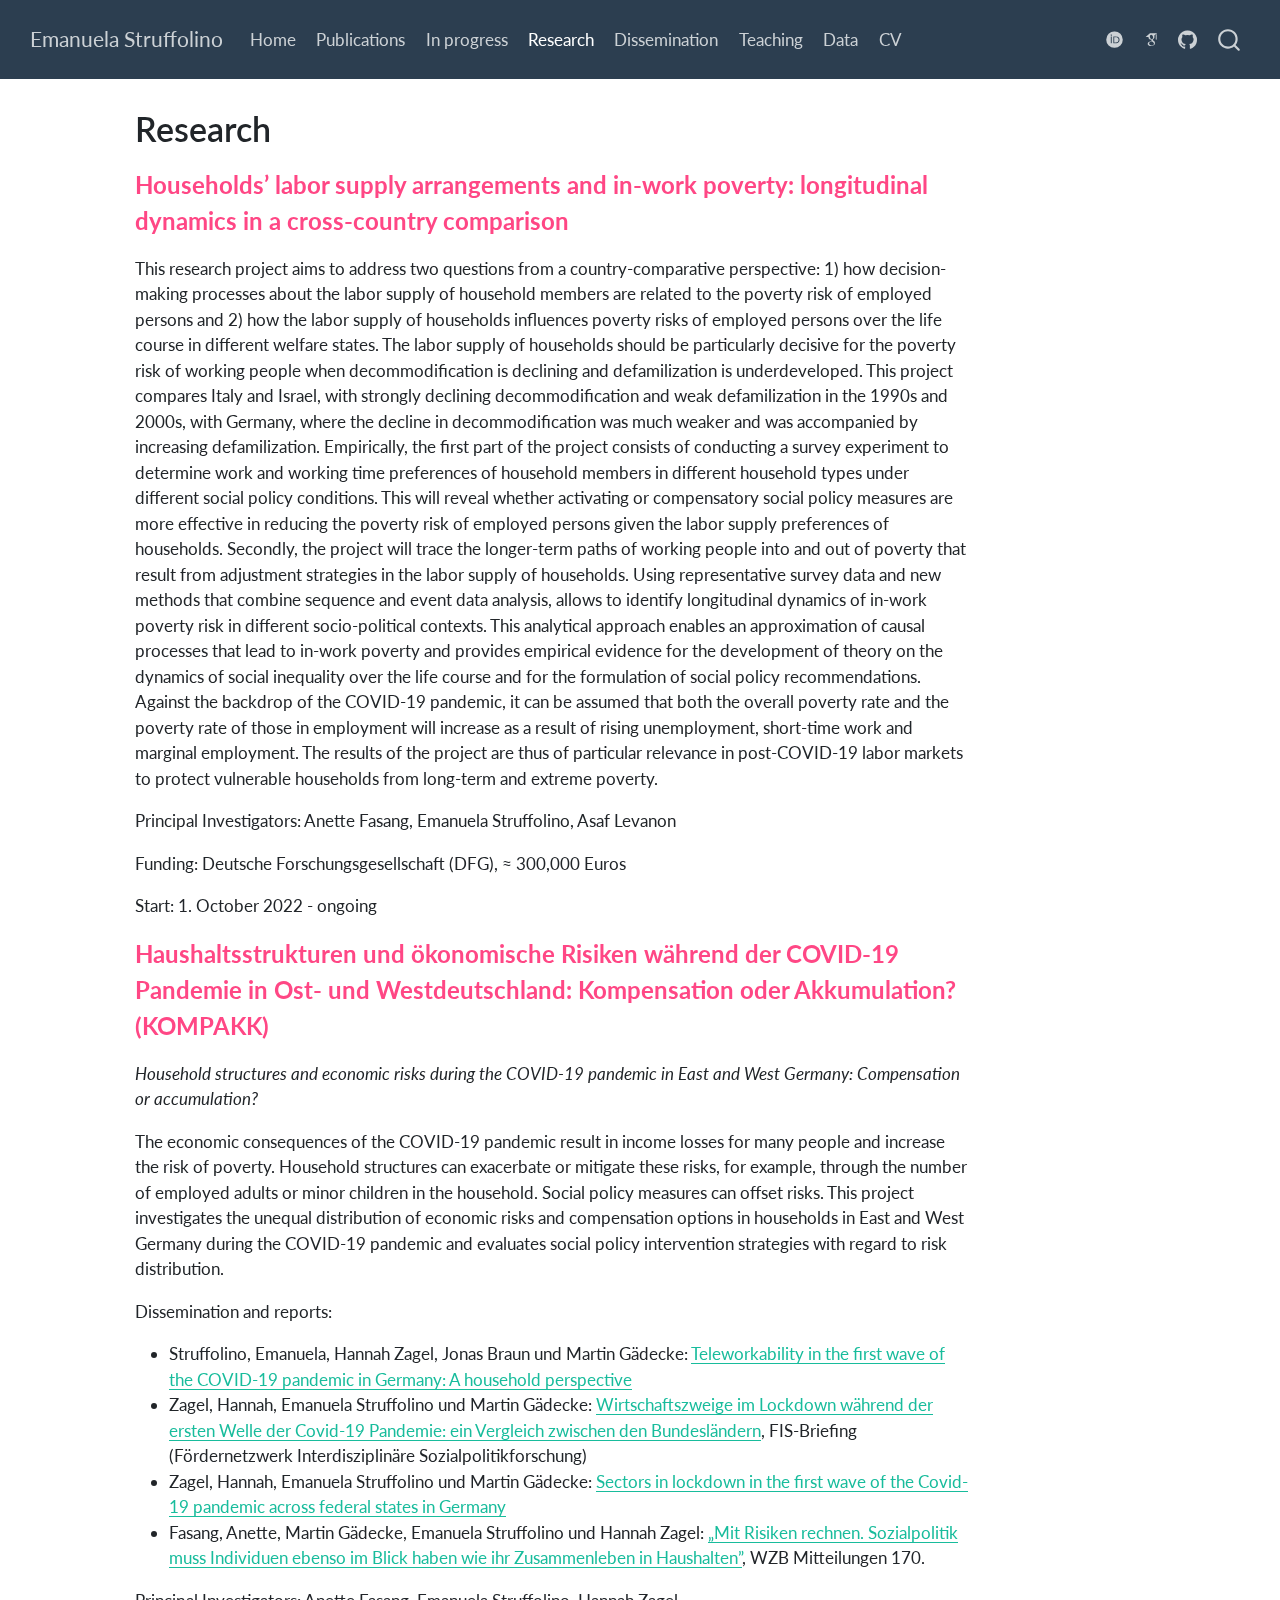
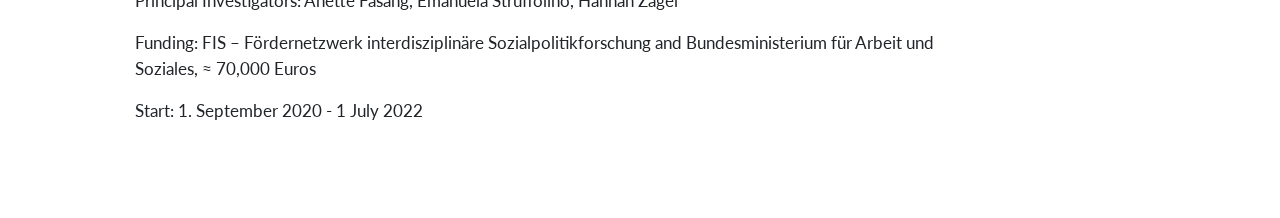
<file: docs/research.html>
<!DOCTYPE html>
<html xmlns="http://www.w3.org/1999/xhtml" lang="en" xml:lang="en"><head>

<meta charset="utf-8">
<meta name="generator" content="quarto-1.6.42">

<meta name="viewport" content="width=device-width, initial-scale=1.0, user-scalable=yes">


<title>Research – Emanuela Struffolino</title>
<style>
code{white-space: pre-wrap;}
span.smallcaps{font-variant: small-caps;}
div.columns{display: flex; gap: min(4vw, 1.5em);}
div.column{flex: auto; overflow-x: auto;}
div.hanging-indent{margin-left: 1.5em; text-indent: -1.5em;}
ul.task-list{list-style: none;}
ul.task-list li input[type="checkbox"] {
  width: 0.8em;
  margin: 0 0.8em 0.2em -1em; /* quarto-specific, see https://github.com/quarto-dev/quarto-cli/issues/4556 */ 
  vertical-align: middle;
}
</style>


<script src="site_libs/quarto-nav/quarto-nav.js"></script>
<script src="site_libs/clipboard/clipboard.min.js"></script>
<script src="site_libs/quarto-search/autocomplete.umd.js"></script>
<script src="site_libs/quarto-search/fuse.min.js"></script>
<script src="site_libs/quarto-search/quarto-search.js"></script>
<meta name="quarto:offset" content="./">
<script src="site_libs/quarto-html/quarto.js"></script>
<script src="site_libs/quarto-html/popper.min.js"></script>
<script src="site_libs/quarto-html/tippy.umd.min.js"></script>
<script src="site_libs/quarto-html/anchor.min.js"></script>
<link href="site_libs/quarto-html/tippy.css" rel="stylesheet">
<link href="site_libs/quarto-html/quarto-syntax-highlighting-2f5df379a58b258e96c21c0638c20c03.css" rel="stylesheet" id="quarto-text-highlighting-styles">
<script src="site_libs/bootstrap/bootstrap.min.js"></script>
<link href="site_libs/bootstrap/bootstrap-icons.css" rel="stylesheet">
<link href="site_libs/bootstrap/bootstrap-a9660ad7f30b64741ba2b3702d746758.min.css" rel="stylesheet" append-hash="true" id="quarto-bootstrap" data-mode="light">
<link href="site_libs/quarto-contrib/academicons-1.9.2/all.css" rel="stylesheet">
<link href="site_libs/quarto-contrib/academicons-1.9.2/size.css" rel="stylesheet">
<script id="quarto-search-options" type="application/json">{
  "location": "navbar",
  "copy-button": false,
  "collapse-after": 3,
  "panel-placement": "end",
  "type": "overlay",
  "limit": 50,
  "keyboard-shortcut": [
    "f",
    "/",
    "s"
  ],
  "show-item-context": false,
  "language": {
    "search-no-results-text": "No results",
    "search-matching-documents-text": "matching documents",
    "search-copy-link-title": "Copy link to search",
    "search-hide-matches-text": "Hide additional matches",
    "search-more-match-text": "more match in this document",
    "search-more-matches-text": "more matches in this document",
    "search-clear-button-title": "Clear",
    "search-text-placeholder": "",
    "search-detached-cancel-button-title": "Cancel",
    "search-submit-button-title": "Submit",
    "search-label": "Search"
  }
}</script>


<link rel="stylesheet" href="styles.css">
<meta property="og:title" content="Research – Emanuela Struffolino">
<meta property="og:description" content="Emanuela Struffolino’s personal website">
<meta property="og:image" content="https://emanuela-struffolino.com/images/struffolino.jpg">
<meta property="og:site_name" content="Emanuela Struffolino">
<meta property="og:locale" content="en_US">
<meta name="twitter:title" content="Research – Emanuela Struffolino">
<meta name="twitter:description" content="Emanuela Struffolino’s personal website">
<meta name="twitter:image" content="https://emanuela-struffolino.com/images/struffolino.jpg">
<meta name="twitter:creator" content="@EmStruffolino">
<meta name="twitter:card" content="summary_large_image">
</head>

<body class="nav-fixed">

<div id="quarto-search-results"></div>
  <header id="quarto-header" class="headroom fixed-top">
    <nav class="navbar navbar-expand-lg " data-bs-theme="dark">
      <div class="navbar-container container-fluid">
      <div class="navbar-brand-container mx-auto">
    <a class="navbar-brand" href="./index.html">
    <span class="navbar-title">Emanuela Struffolino</span>
    </a>
  </div>
            <div id="quarto-search" class="" title="Search"></div>
          <button class="navbar-toggler" type="button" data-bs-toggle="collapse" data-bs-target="#navbarCollapse" aria-controls="navbarCollapse" role="menu" aria-expanded="false" aria-label="Toggle navigation" onclick="if (window.quartoToggleHeadroom) { window.quartoToggleHeadroom(); }">
  <span class="navbar-toggler-icon"></span>
</button>
          <div class="collapse navbar-collapse" id="navbarCollapse">
            <ul class="navbar-nav navbar-nav-scroll me-auto">
  <li class="nav-item">
    <a class="nav-link" href="./index.html"> 
<span class="menu-text">Home</span></a>
  </li>  
  <li class="nav-item">
    <a class="nav-link" href="./publications.html"> 
<span class="menu-text">Publications</span></a>
  </li>  
  <li class="nav-item">
    <a class="nav-link" href="./progress.html"> 
<span class="menu-text">In progress</span></a>
  </li>  
  <li class="nav-item">
    <a class="nav-link active" href="./research.html" aria-current="page"> 
<span class="menu-text">Research</span></a>
  </li>  
  <li class="nav-item">
    <a class="nav-link" href="./dissemination.html"> 
<span class="menu-text">Dissemination</span></a>
  </li>  
  <li class="nav-item">
    <a class="nav-link" href="./teaching.html"> 
<span class="menu-text">Teaching</span></a>
  </li>  
  <li class="nav-item">
    <a class="nav-link" href="./data.html"> 
<span class="menu-text">Data</span></a>
  </li>  
  <li class="nav-item">
    <a class="nav-link" href="./cv.pdf"> 
<span class="menu-text">CV</span></a>
  </li>  
</ul>
            <ul class="navbar-nav navbar-nav-scroll ms-auto">
  <li class="nav-item">
    <a class="nav-link" href="https://orcid.org/0000-0002-6635-8748"> 
<span class="menu-text"><i class="ai  ai-orcid"></i></span></a>
  </li>  
  <li class="nav-item">
    <a class="nav-link" href="https://scholar.google.co.uk/citations?user=YtwliTgAAAAJ&amp;hl=en"> 
<span class="menu-text"><i class="ai  ai-google-scholar"></i></span></a>
  </li>  
  <li class="nav-item compact">
    <a class="nav-link" href="https://github.com/emastruffolino"> <i class="bi bi-github" role="img">
</i> 
<span class="menu-text"></span></a>
  </li>  
</ul>
          </div> <!-- /navcollapse -->
            <div class="quarto-navbar-tools">
</div>
      </div> <!-- /container-fluid -->
    </nav>
</header>
<!-- content -->
<div id="quarto-content" class="quarto-container page-columns page-rows-contents page-layout-article page-navbar">
<!-- sidebar -->
<!-- margin-sidebar -->
    <div id="quarto-margin-sidebar" class="sidebar margin-sidebar zindex-bottom">
        
    </div>
<!-- main -->
<main class="content" id="quarto-document-content">

<header id="title-block-header" class="quarto-title-block default">
<div class="quarto-title">
<h1 class="title">Research</h1>
</div>



<div class="quarto-title-meta">

    
  
    
  </div>
  


</header>


<p><span style="color: #FF4785;"><span style="font-size: 24px;"><strong>Households’ labor supply arrangements and in-work poverty: longitudinal dynamics in a cross-country comparison</strong></span></span></p>
<p>This research project aims to address two questions from a country-comparative perspective: 1) how decision-making processes about the labor supply of household members are related to the poverty risk of employed persons and 2) how the labor supply of households influences poverty risks of employed persons over the life course in different welfare states. The labor supply of households should be particularly decisive for the poverty risk of working people when decommodification is declining and defamilization is underdeveloped. This project compares Italy and Israel, with strongly declining decommodification and weak defamilization in the 1990s and 2000s, with Germany, where the decline in decommodification was much weaker and was accompanied by increasing defamilization. Empirically, the first part of the project consists of conducting a survey experiment to determine work and working time preferences of household members in different household types under different social policy conditions. This will reveal whether activating or compensatory social policy measures are more effective in reducing the poverty risk of employed persons given the labor supply preferences of households. Secondly, the project will trace the longer-term paths of working people into and out of poverty that result from adjustment strategies in the labor supply of households. Using representative survey data and new methods that combine sequence and event data analysis, allows to identify longitudinal dynamics of in-work poverty risk in different socio-political contexts. This analytical approach enables an approximation of causal processes that lead to in-work poverty and provides empirical evidence for the development of theory on the dynamics of social inequality over the life course and for the formulation of social policy recommendations. Against the backdrop of the COVID-19 pandemic, it can be assumed that both the overall poverty rate and the poverty rate of those in employment will increase as a result of rising unemployment, short-time work and marginal employment. The results of the project are thus of particular relevance in post-COVID-19 labor markets to protect vulnerable households from long-term and extreme poverty.</p>
<p>Principal Investigators: Anette Fasang, Emanuela Struffolino, Asaf Levanon</p>
<p>Funding: Deutsche Forschungsgesellschaft (DFG), ≈ 300,000 Euros</p>
<p>Start: 1. October 2022 - ongoing</p>
<p><span style="color: #FF4785;"><span style="font-size: 24px;"><strong>Haushaltsstrukturen und ökonomische Risiken während der COVID-19 Pandemie in Ost- und Westdeutschland: Kompensation oder Akkumulation? (KOMPAKK)</strong></span></span></p>
<p><em>Household structures and economic risks during the COVID-19 pandemic in East and West Germany: Compensation or accumulation?</em></p>
<p>The economic consequences of the COVID-19 pandemic result in income losses for many people and increase the risk of poverty. Household structures can exacerbate or mitigate these risks, for example, through the number of employed adults or minor children in the household. Social policy measures can offset risks. This project investigates the unequal distribution of economic risks and compensation options in households in East and West Germany during the COVID-19 pandemic and evaluates social policy intervention strategies with regard to risk distribution.</p>
<p>Dissemination and reports:</p>
<ul>
<li>Struffolino, Emanuela, Hannah Zagel, Jonas Braun und Martin Gädecke: <a href=".\download/kompakk3.pdf">Teleworkability in the first wave of the COVID-19 pandemic in Germany: A household perspective</a></li>
<li>Zagel, Hannah, Emanuela Struffolino und Martin Gädecke: <a href=".\download/kompakk2.pdf">Wirtschaftszweige im Lockdown während der ersten Welle der Covid-19 Pandemie: ein Vergleich zwischen den Bundesländern</a>, FIS-Briefing (Fördernetzwerk Interdisziplinäre Sozialpolitikforschung)</li>
<li>Zagel, Hannah, Emanuela Struffolino und Martin Gädecke: <a href=".\download/kompakk4.pdf">Sectors in lockdown in the first wave of the Covid-19 pandemic across federal states in Germany</a></li>
<li>Fasang, Anette, Martin Gädecke, Emanuela Struffolino und Hannah Zagel: <a href=".\download/kompakk1.pdf">„Mit Risiken rechnen. Sozialpolitik muss Individuen ebenso im Blick haben wie ihr Zusammenleben in Haushalten”</a>, WZB Mitteilungen 170.</li>
</ul>
<p>Principal Investigators: Anette Fasang, Emanuela Struffolino, Hannah Zagel</p>
<p>Funding: FIS – Fördernetzwerk interdisziplinäre Sozialpolitikforschung and Bundesministerium für Arbeit und Soziales, ≈ 70,000 Euros</p>
<p>Start: 1. September 2020 - 1 July 2022</p>



</main> <!-- /main -->
<script id="quarto-html-after-body" type="application/javascript">
window.document.addEventListener("DOMContentLoaded", function (event) {
  const toggleBodyColorMode = (bsSheetEl) => {
    const mode = bsSheetEl.getAttribute("data-mode");
    const bodyEl = window.document.querySelector("body");
    if (mode === "dark") {
      bodyEl.classList.add("quarto-dark");
      bodyEl.classList.remove("quarto-light");
    } else {
      bodyEl.classList.add("quarto-light");
      bodyEl.classList.remove("quarto-dark");
    }
  }
  const toggleBodyColorPrimary = () => {
    const bsSheetEl = window.document.querySelector("link#quarto-bootstrap");
    if (bsSheetEl) {
      toggleBodyColorMode(bsSheetEl);
    }
  }
  toggleBodyColorPrimary();  
  const icon = "";
  const anchorJS = new window.AnchorJS();
  anchorJS.options = {
    placement: 'right',
    icon: icon
  };
  anchorJS.add('.anchored');
  const isCodeAnnotation = (el) => {
    for (const clz of el.classList) {
      if (clz.startsWith('code-annotation-')) {                     
        return true;
      }
    }
    return false;
  }
  const onCopySuccess = function(e) {
    // button target
    const button = e.trigger;
    // don't keep focus
    button.blur();
    // flash "checked"
    button.classList.add('code-copy-button-checked');
    var currentTitle = button.getAttribute("title");
    button.setAttribute("title", "Copied!");
    let tooltip;
    if (window.bootstrap) {
      button.setAttribute("data-bs-toggle", "tooltip");
      button.setAttribute("data-bs-placement", "left");
      button.setAttribute("data-bs-title", "Copied!");
      tooltip = new bootstrap.Tooltip(button, 
        { trigger: "manual", 
          customClass: "code-copy-button-tooltip",
          offset: [0, -8]});
      tooltip.show();    
    }
    setTimeout(function() {
      if (tooltip) {
        tooltip.hide();
        button.removeAttribute("data-bs-title");
        button.removeAttribute("data-bs-toggle");
        button.removeAttribute("data-bs-placement");
      }
      button.setAttribute("title", currentTitle);
      button.classList.remove('code-copy-button-checked');
    }, 1000);
    // clear code selection
    e.clearSelection();
  }
  const getTextToCopy = function(trigger) {
      const codeEl = trigger.previousElementSibling.cloneNode(true);
      for (const childEl of codeEl.children) {
        if (isCodeAnnotation(childEl)) {
          childEl.remove();
        }
      }
      return codeEl.innerText;
  }
  const clipboard = new window.ClipboardJS('.code-copy-button:not([data-in-quarto-modal])', {
    text: getTextToCopy
  });
  clipboard.on('success', onCopySuccess);
  if (window.document.getElementById('quarto-embedded-source-code-modal')) {
    const clipboardModal = new window.ClipboardJS('.code-copy-button[data-in-quarto-modal]', {
      text: getTextToCopy,
      container: window.document.getElementById('quarto-embedded-source-code-modal')
    });
    clipboardModal.on('success', onCopySuccess);
  }
    var localhostRegex = new RegExp(/^(?:http|https):\/\/localhost\:?[0-9]*\//);
    var mailtoRegex = new RegExp(/^mailto:/);
      var filterRegex = new RegExp("https:\/\/emanuela-struffolino\.com");
    var isInternal = (href) => {
        return filterRegex.test(href) || localhostRegex.test(href) || mailtoRegex.test(href);
    }
    // Inspect non-navigation links and adorn them if external
 	var links = window.document.querySelectorAll('a[href]:not(.nav-link):not(.navbar-brand):not(.toc-action):not(.sidebar-link):not(.sidebar-item-toggle):not(.pagination-link):not(.no-external):not([aria-hidden]):not(.dropdown-item):not(.quarto-navigation-tool):not(.about-link)');
    for (var i=0; i<links.length; i++) {
      const link = links[i];
      if (!isInternal(link.href)) {
        // undo the damage that might have been done by quarto-nav.js in the case of
        // links that we want to consider external
        if (link.dataset.originalHref !== undefined) {
          link.href = link.dataset.originalHref;
        }
      }
    }
  function tippyHover(el, contentFn, onTriggerFn, onUntriggerFn) {
    const config = {
      allowHTML: true,
      maxWidth: 500,
      delay: 100,
      arrow: false,
      appendTo: function(el) {
          return el.parentElement;
      },
      interactive: true,
      interactiveBorder: 10,
      theme: 'quarto',
      placement: 'bottom-start',
    };
    if (contentFn) {
      config.content = contentFn;
    }
    if (onTriggerFn) {
      config.onTrigger = onTriggerFn;
    }
    if (onUntriggerFn) {
      config.onUntrigger = onUntriggerFn;
    }
    window.tippy(el, config); 
  }
  const noterefs = window.document.querySelectorAll('a[role="doc-noteref"]');
  for (var i=0; i<noterefs.length; i++) {
    const ref = noterefs[i];
    tippyHover(ref, function() {
      // use id or data attribute instead here
      let href = ref.getAttribute('data-footnote-href') || ref.getAttribute('href');
      try { href = new URL(href).hash; } catch {}
      const id = href.replace(/^#\/?/, "");
      const note = window.document.getElementById(id);
      if (note) {
        return note.innerHTML;
      } else {
        return "";
      }
    });
  }
  const xrefs = window.document.querySelectorAll('a.quarto-xref');
  const processXRef = (id, note) => {
    // Strip column container classes
    const stripColumnClz = (el) => {
      el.classList.remove("page-full", "page-columns");
      if (el.children) {
        for (const child of el.children) {
          stripColumnClz(child);
        }
      }
    }
    stripColumnClz(note)
    if (id === null || id.startsWith('sec-')) {
      // Special case sections, only their first couple elements
      const container = document.createElement("div");
      if (note.children && note.children.length > 2) {
        container.appendChild(note.children[0].cloneNode(true));
        for (let i = 1; i < note.children.length; i++) {
          const child = note.children[i];
          if (child.tagName === "P" && child.innerText === "") {
            continue;
          } else {
            container.appendChild(child.cloneNode(true));
            break;
          }
        }
        if (window.Quarto?.typesetMath) {
          window.Quarto.typesetMath(container);
        }
        return container.innerHTML
      } else {
        if (window.Quarto?.typesetMath) {
          window.Quarto.typesetMath(note);
        }
        return note.innerHTML;
      }
    } else {
      // Remove any anchor links if they are present
      const anchorLink = note.querySelector('a.anchorjs-link');
      if (anchorLink) {
        anchorLink.remove();
      }
      if (window.Quarto?.typesetMath) {
        window.Quarto.typesetMath(note);
      }
      if (note.classList.contains("callout")) {
        return note.outerHTML;
      } else {
        return note.innerHTML;
      }
    }
  }
  for (var i=0; i<xrefs.length; i++) {
    const xref = xrefs[i];
    tippyHover(xref, undefined, function(instance) {
      instance.disable();
      let url = xref.getAttribute('href');
      let hash = undefined; 
      if (url.startsWith('#')) {
        hash = url;
      } else {
        try { hash = new URL(url).hash; } catch {}
      }
      if (hash) {
        const id = hash.replace(/^#\/?/, "");
        const note = window.document.getElementById(id);
        if (note !== null) {
          try {
            const html = processXRef(id, note.cloneNode(true));
            instance.setContent(html);
          } finally {
            instance.enable();
            instance.show();
          }
        } else {
          // See if we can fetch this
          fetch(url.split('#')[0])
          .then(res => res.text())
          .then(html => {
            const parser = new DOMParser();
            const htmlDoc = parser.parseFromString(html, "text/html");
            const note = htmlDoc.getElementById(id);
            if (note !== null) {
              const html = processXRef(id, note);
              instance.setContent(html);
            } 
          }).finally(() => {
            instance.enable();
            instance.show();
          });
        }
      } else {
        // See if we can fetch a full url (with no hash to target)
        // This is a special case and we should probably do some content thinning / targeting
        fetch(url)
        .then(res => res.text())
        .then(html => {
          const parser = new DOMParser();
          const htmlDoc = parser.parseFromString(html, "text/html");
          const note = htmlDoc.querySelector('main.content');
          if (note !== null) {
            // This should only happen for chapter cross references
            // (since there is no id in the URL)
            // remove the first header
            if (note.children.length > 0 && note.children[0].tagName === "HEADER") {
              note.children[0].remove();
            }
            const html = processXRef(null, note);
            instance.setContent(html);
          } 
        }).finally(() => {
          instance.enable();
          instance.show();
        });
      }
    }, function(instance) {
    });
  }
      let selectedAnnoteEl;
      const selectorForAnnotation = ( cell, annotation) => {
        let cellAttr = 'data-code-cell="' + cell + '"';
        let lineAttr = 'data-code-annotation="' +  annotation + '"';
        const selector = 'span[' + cellAttr + '][' + lineAttr + ']';
        return selector;
      }
      const selectCodeLines = (annoteEl) => {
        const doc = window.document;
        const targetCell = annoteEl.getAttribute("data-target-cell");
        const targetAnnotation = annoteEl.getAttribute("data-target-annotation");
        const annoteSpan = window.document.querySelector(selectorForAnnotation(targetCell, targetAnnotation));
        const lines = annoteSpan.getAttribute("data-code-lines").split(",");
        const lineIds = lines.map((line) => {
          return targetCell + "-" + line;
        })
        let top = null;
        let height = null;
        let parent = null;
        if (lineIds.length > 0) {
            //compute the position of the single el (top and bottom and make a div)
            const el = window.document.getElementById(lineIds[0]);
            top = el.offsetTop;
            height = el.offsetHeight;
            parent = el.parentElement.parentElement;
          if (lineIds.length > 1) {
            const lastEl = window.document.getElementById(lineIds[lineIds.length - 1]);
            const bottom = lastEl.offsetTop + lastEl.offsetHeight;
            height = bottom - top;
          }
          if (top !== null && height !== null && parent !== null) {
            // cook up a div (if necessary) and position it 
            let div = window.document.getElementById("code-annotation-line-highlight");
            if (div === null) {
              div = window.document.createElement("div");
              div.setAttribute("id", "code-annotation-line-highlight");
              div.style.position = 'absolute';
              parent.appendChild(div);
            }
            div.style.top = top - 2 + "px";
            div.style.height = height + 4 + "px";
            div.style.left = 0;
            let gutterDiv = window.document.getElementById("code-annotation-line-highlight-gutter");
            if (gutterDiv === null) {
              gutterDiv = window.document.createElement("div");
              gutterDiv.setAttribute("id", "code-annotation-line-highlight-gutter");
              gutterDiv.style.position = 'absolute';
              const codeCell = window.document.getElementById(targetCell);
              const gutter = codeCell.querySelector('.code-annotation-gutter');
              gutter.appendChild(gutterDiv);
            }
            gutterDiv.style.top = top - 2 + "px";
            gutterDiv.style.height = height + 4 + "px";
          }
          selectedAnnoteEl = annoteEl;
        }
      };
      const unselectCodeLines = () => {
        const elementsIds = ["code-annotation-line-highlight", "code-annotation-line-highlight-gutter"];
        elementsIds.forEach((elId) => {
          const div = window.document.getElementById(elId);
          if (div) {
            div.remove();
          }
        });
        selectedAnnoteEl = undefined;
      };
        // Handle positioning of the toggle
    window.addEventListener(
      "resize",
      throttle(() => {
        elRect = undefined;
        if (selectedAnnoteEl) {
          selectCodeLines(selectedAnnoteEl);
        }
      }, 10)
    );
    function throttle(fn, ms) {
    let throttle = false;
    let timer;
      return (...args) => {
        if(!throttle) { // first call gets through
            fn.apply(this, args);
            throttle = true;
        } else { // all the others get throttled
            if(timer) clearTimeout(timer); // cancel #2
            timer = setTimeout(() => {
              fn.apply(this, args);
              timer = throttle = false;
            }, ms);
        }
      };
    }
      // Attach click handler to the DT
      const annoteDls = window.document.querySelectorAll('dt[data-target-cell]');
      for (const annoteDlNode of annoteDls) {
        annoteDlNode.addEventListener('click', (event) => {
          const clickedEl = event.target;
          if (clickedEl !== selectedAnnoteEl) {
            unselectCodeLines();
            const activeEl = window.document.querySelector('dt[data-target-cell].code-annotation-active');
            if (activeEl) {
              activeEl.classList.remove('code-annotation-active');
            }
            selectCodeLines(clickedEl);
            clickedEl.classList.add('code-annotation-active');
          } else {
            // Unselect the line
            unselectCodeLines();
            clickedEl.classList.remove('code-annotation-active');
          }
        });
      }
  const findCites = (el) => {
    const parentEl = el.parentElement;
    if (parentEl) {
      const cites = parentEl.dataset.cites;
      if (cites) {
        return {
          el,
          cites: cites.split(' ')
        };
      } else {
        return findCites(el.parentElement)
      }
    } else {
      return undefined;
    }
  };
  var bibliorefs = window.document.querySelectorAll('a[role="doc-biblioref"]');
  for (var i=0; i<bibliorefs.length; i++) {
    const ref = bibliorefs[i];
    const citeInfo = findCites(ref);
    if (citeInfo) {
      tippyHover(citeInfo.el, function() {
        var popup = window.document.createElement('div');
        citeInfo.cites.forEach(function(cite) {
          var citeDiv = window.document.createElement('div');
          citeDiv.classList.add('hanging-indent');
          citeDiv.classList.add('csl-entry');
          var biblioDiv = window.document.getElementById('ref-' + cite);
          if (biblioDiv) {
            citeDiv.innerHTML = biblioDiv.innerHTML;
          }
          popup.appendChild(citeDiv);
        });
        return popup.innerHTML;
      });
    }
  }
});
</script>
</div> <!-- /content -->




</body></html>
</file>
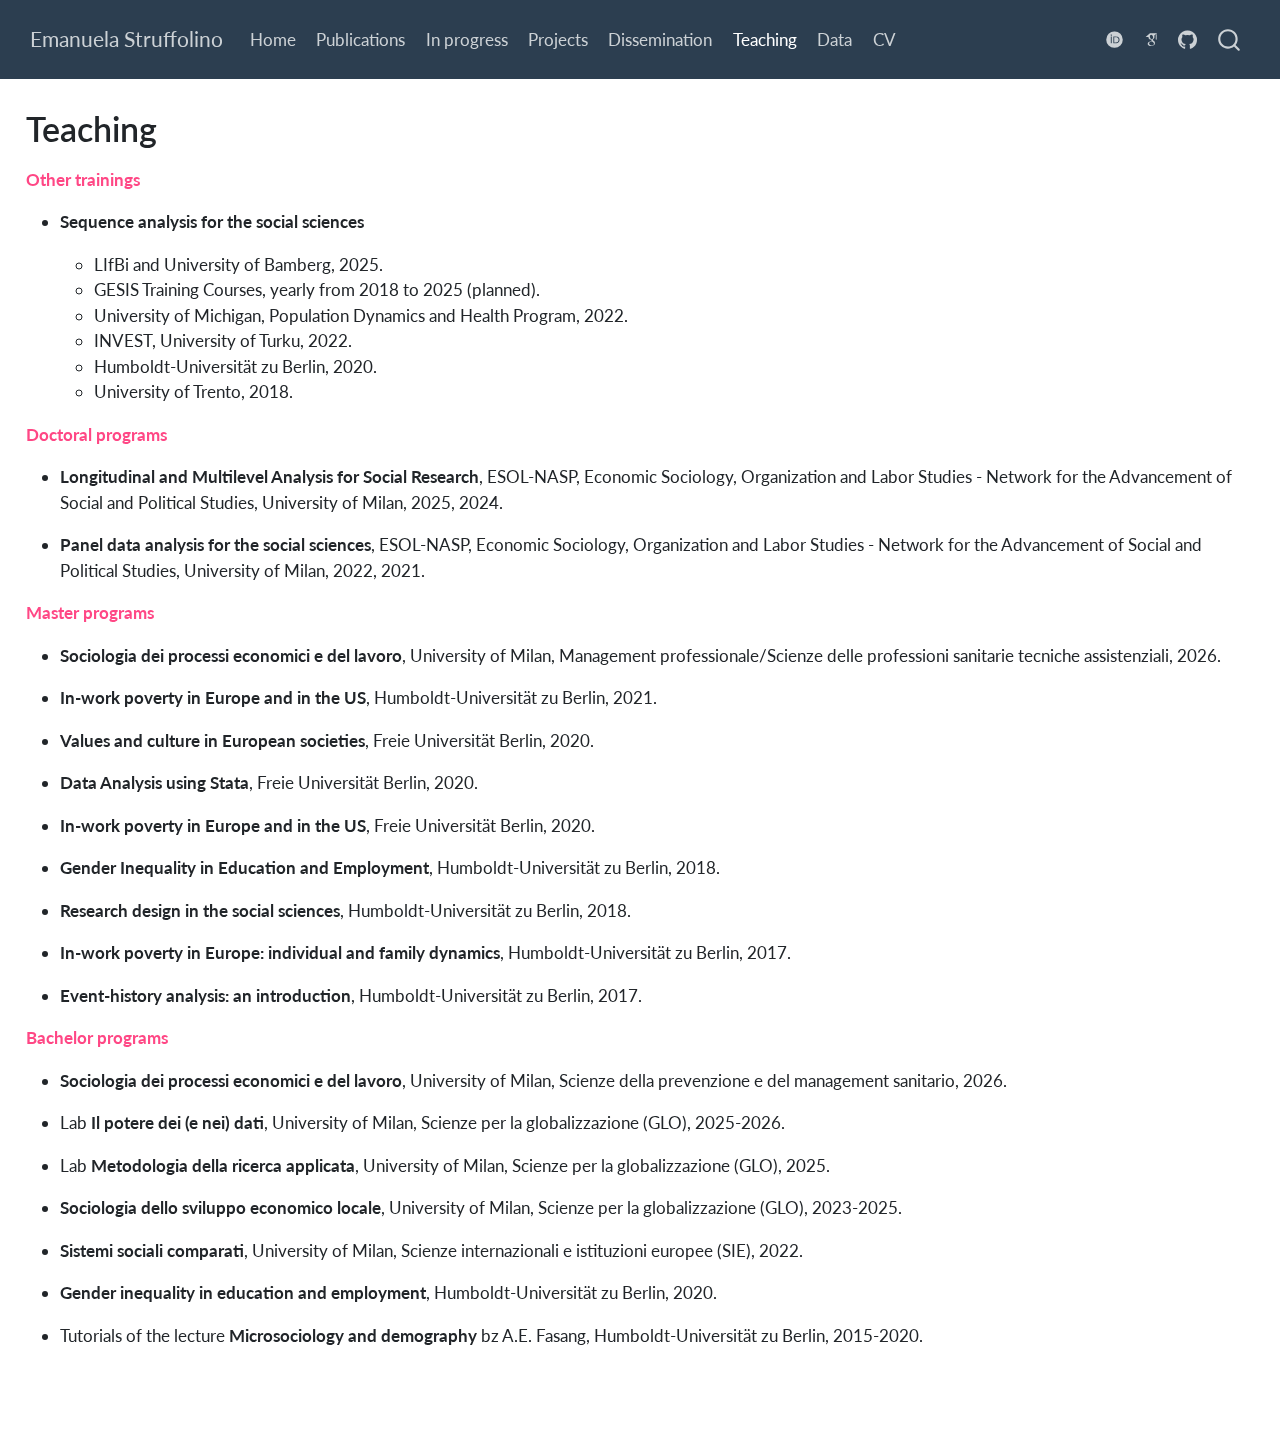
<file: docs/teaching.html>
<!DOCTYPE html>
<html xmlns="http://www.w3.org/1999/xhtml" lang="en" xml:lang="en"><head>

<meta charset="utf-8">
<meta name="generator" content="quarto-1.7.32">

<meta name="viewport" content="width=device-width, initial-scale=1.0, user-scalable=yes">


<title>Teaching – Emanuela Struffolino</title>
<style>
code{white-space: pre-wrap;}
span.smallcaps{font-variant: small-caps;}
div.columns{display: flex; gap: min(4vw, 1.5em);}
div.column{flex: auto; overflow-x: auto;}
div.hanging-indent{margin-left: 1.5em; text-indent: -1.5em;}
ul.task-list{list-style: none;}
ul.task-list li input[type="checkbox"] {
  width: 0.8em;
  margin: 0 0.8em 0.2em -1em; /* quarto-specific, see https://github.com/quarto-dev/quarto-cli/issues/4556 */ 
  vertical-align: middle;
}
</style>


<script src="site_libs/quarto-nav/quarto-nav.js"></script>
<script src="site_libs/clipboard/clipboard.min.js"></script>
<script src="site_libs/quarto-search/autocomplete.umd.js"></script>
<script src="site_libs/quarto-search/fuse.min.js"></script>
<script src="site_libs/quarto-search/quarto-search.js"></script>
<meta name="quarto:offset" content="./">
<script src="site_libs/quarto-html/quarto.js" type="module"></script>
<script src="site_libs/quarto-html/tabsets/tabsets.js" type="module"></script>
<script src="site_libs/quarto-html/popper.min.js"></script>
<script src="site_libs/quarto-html/tippy.umd.min.js"></script>
<script src="site_libs/quarto-html/anchor.min.js"></script>
<link href="site_libs/quarto-html/tippy.css" rel="stylesheet">
<link href="site_libs/quarto-html/quarto-syntax-highlighting-37eea08aefeeee20ff55810ff984fec1.css" rel="stylesheet" id="quarto-text-highlighting-styles">
<script src="site_libs/bootstrap/bootstrap.min.js"></script>
<link href="site_libs/bootstrap/bootstrap-icons.css" rel="stylesheet">
<link href="site_libs/bootstrap/bootstrap-74d125778750b83b2705ed0ac95b35fb.min.css" rel="stylesheet" append-hash="true" id="quarto-bootstrap" data-mode="light">
<link href="site_libs/quarto-contrib/academicons-1.9.2/all.css" rel="stylesheet">
<link href="site_libs/quarto-contrib/academicons-1.9.2/size.css" rel="stylesheet">
<script id="quarto-search-options" type="application/json">{
  "location": "navbar",
  "copy-button": false,
  "collapse-after": 3,
  "panel-placement": "end",
  "type": "overlay",
  "limit": 50,
  "keyboard-shortcut": [
    "f",
    "/",
    "s"
  ],
  "show-item-context": false,
  "language": {
    "search-no-results-text": "No results",
    "search-matching-documents-text": "matching documents",
    "search-copy-link-title": "Copy link to search",
    "search-hide-matches-text": "Hide additional matches",
    "search-more-match-text": "more match in this document",
    "search-more-matches-text": "more matches in this document",
    "search-clear-button-title": "Clear",
    "search-text-placeholder": "",
    "search-detached-cancel-button-title": "Cancel",
    "search-submit-button-title": "Submit",
    "search-label": "Search"
  }
}</script>


<link rel="stylesheet" href="styles.css">
<meta property="og:title" content="Teaching – Emanuela Struffolino">
<meta property="og:description" content="Emanuela Struffolino’s personal website">
<meta property="og:image" content="https://emanuela-struffolino.com/images/struffolino.jpg">
<meta property="og:site_name" content="Emanuela Struffolino">
<meta property="og:locale" content="en_US">
<meta name="twitter:title" content="Teaching – Emanuela Struffolino">
<meta name="twitter:description" content="Emanuela Struffolino’s personal website">
<meta name="twitter:image" content="https://emanuela-struffolino.com/images/struffolino.jpg">
<meta name="twitter:creator" content="@EmStruffolino">
<meta name="twitter:card" content="summary_large_image">
</head>

<body class="nav-fixed quarto-light">

<div id="quarto-search-results"></div>
  <header id="quarto-header" class="headroom fixed-top">
    <nav class="navbar navbar-expand-lg " data-bs-theme="dark">
      <div class="navbar-container container-fluid">
      <div class="navbar-brand-container mx-auto">
    <a class="navbar-brand" href="./index.html">
    <span class="navbar-title">Emanuela Struffolino</span>
    </a>
  </div>
            <div id="quarto-search" class="" title="Search"></div>
          <button class="navbar-toggler" type="button" data-bs-toggle="collapse" data-bs-target="#navbarCollapse" aria-controls="navbarCollapse" role="menu" aria-expanded="false" aria-label="Toggle navigation" onclick="if (window.quartoToggleHeadroom) { window.quartoToggleHeadroom(); }">
  <span class="navbar-toggler-icon"></span>
</button>
          <div class="collapse navbar-collapse" id="navbarCollapse">
            <ul class="navbar-nav navbar-nav-scroll me-auto">
  <li class="nav-item">
    <a class="nav-link" href="./index.html"> 
<span class="menu-text">Home</span></a>
  </li>  
  <li class="nav-item">
    <a class="nav-link" href="./publications.html"> 
<span class="menu-text">Publications</span></a>
  </li>  
  <li class="nav-item">
    <a class="nav-link" href="./progress.html"> 
<span class="menu-text">In progress</span></a>
  </li>  
  <li class="nav-item">
    <a class="nav-link" href="./research.html"> 
<span class="menu-text">Projects</span></a>
  </li>  
  <li class="nav-item">
    <a class="nav-link" href="./dissemination.html"> 
<span class="menu-text">Dissemination</span></a>
  </li>  
  <li class="nav-item">
    <a class="nav-link active" href="./teaching.html" aria-current="page"> 
<span class="menu-text">Teaching</span></a>
  </li>  
  <li class="nav-item">
    <a class="nav-link" href="./data.html"> 
<span class="menu-text">Data</span></a>
  </li>  
  <li class="nav-item">
    <a class="nav-link" href="./cv.pdf"> 
<span class="menu-text">CV</span></a>
  </li>  
</ul>
            <ul class="navbar-nav navbar-nav-scroll ms-auto">
  <li class="nav-item">
    <a class="nav-link" href="https://orcid.org/0000-0002-6635-8748"> 
<span class="menu-text"><i class="ai  ai-orcid"></i></span></a>
  </li>  
  <li class="nav-item">
    <a class="nav-link" href="https://scholar.google.co.uk/citations?user=YtwliTgAAAAJ&amp;hl=en"> 
<span class="menu-text"><i class="ai  ai-google-scholar"></i></span></a>
  </li>  
  <li class="nav-item compact">
    <a class="nav-link" href="https://github.com/emastruffolino"> <i class="bi bi-github" role="img">
</i> 
<span class="menu-text"></span></a>
  </li>  
</ul>
          </div> <!-- /navcollapse -->
            <div class="quarto-navbar-tools">
</div>
      </div> <!-- /container-fluid -->
    </nav>
</header>
<!-- content -->
<div id="quarto-content" class="quarto-container page-columns page-rows-contents page-layout-full page-navbar">
<!-- sidebar -->
<!-- margin-sidebar -->
    <div id="quarto-margin-sidebar" class="sidebar margin-sidebar zindex-bottom">
        
    </div>
<!-- main -->
<main class="content column-page" id="quarto-document-content">

<header id="title-block-header" class="quarto-title-block default">
<div class="quarto-title">
<h1 class="title">Teaching</h1>
</div>



<div class="quarto-title-meta column-page">

    
  
    
  </div>
  


</header>


<p><span style="color: #FF4785;"><strong>Other trainings</strong></span></p>
<ul>
<li><p><strong>Sequence analysis for the social sciences</strong></p>
<ul>
<li>LIfBi and University of Bamberg, 2025.</li>
<li>GESIS Training Courses, yearly from 2018 to 2025 (planned).</li>
<li>University of Michigan, Population Dynamics and Health Program, 2022.</li>
<li>INVEST, University of Turku, 2022.</li>
<li>Humboldt-Universität zu Berlin, 2020.</li>
<li>University of Trento, 2018.</li>
</ul></li>
</ul>
<p><span style="color: #FF4785;"><strong>Doctoral programs</strong></span></p>
<ul>
<li><p><strong>Longitudinal and Multilevel Analysis for Social Research</strong>, ESOL-NASP, Economic Sociology, Organization and Labor Studies - Network for the Advancement of Social and Political Studies, University of Milan, 2025, 2024.</p></li>
<li><p><strong>Panel data analysis for the social sciences</strong>, ESOL-NASP, Economic Sociology, Organization and Labor Studies - Network for the Advancement of Social and Political Studies, University of Milan, 2022, 2021.</p></li>
</ul>
<p><span style="color: #FF4785;"><strong>Master programs</strong></span></p>
<ul>
<li><p><strong>Sociologia dei processi economici e del lavoro</strong>, University of Milan, Management professionale/Scienze delle professioni sanitarie tecniche assistenziali, 2026.</p></li>
<li><p><strong>In-work poverty in Europe and in the US</strong>, Humboldt-Universität zu Berlin, 2021.</p></li>
<li><p><strong>Values and culture in European societies</strong>, Freie Universität Berlin, 2020.</p></li>
<li><p><strong>Data Analysis using Stata</strong>, Freie Universität Berlin, 2020.</p></li>
<li><p><strong>In-work poverty in Europe and in the US</strong>, Freie Universität Berlin, 2020.</p></li>
<li><p><strong>Gender Inequality in Education and Employment</strong>, Humboldt-Universität zu Berlin, 2018.</p></li>
<li><p><strong>Research design in the social sciences</strong>, Humboldt-Universität zu Berlin, 2018.</p></li>
<li><p><strong>In-work poverty in Europe: individual and family dynamics</strong>, Humboldt-Universität zu Berlin, 2017.</p></li>
<li><p><strong>Event-history analysis: an introduction</strong>, Humboldt-Universität zu Berlin, 2017.</p></li>
</ul>
<p><span style="color: #FF4785;"><strong>Bachelor programs</strong></span></p>
<ul>
<li><p><strong>Sociologia dei processi economici e del lavoro</strong>, University of Milan, Scienze della prevenzione e del management sanitario, 2026.</p></li>
<li><p>Lab <strong>Il potere dei (e nei) dati</strong>, University of Milan, Scienze per la globalizzazione (GLO), 2025-2026.</p></li>
<li><p>Lab <strong>Metodologia della ricerca applicata</strong>, University of Milan, Scienze per la globalizzazione (GLO), 2025.</p></li>
<li><p><strong>Sociologia dello sviluppo economico locale</strong>, University of Milan, Scienze per la globalizzazione (GLO), 2023-2025.</p></li>
<li><p><strong>Sistemi sociali comparati</strong>, University of Milan, Scienze internazionali e istituzioni europee (SIE), 2022.</p></li>
<li><p><strong>Gender inequality in education and employment</strong>, Humboldt-Universität zu Berlin, 2020.</p></li>
<li><p>Tutorials of the lecture <strong>Microsociology and demography</strong> bz A.E. Fasang, Humboldt-Universität zu Berlin, 2015-2020.</p></li>
</ul>



</main> <!-- /main -->
<script id="quarto-html-after-body" type="application/javascript">
  window.document.addEventListener("DOMContentLoaded", function (event) {
    const icon = "";
    const anchorJS = new window.AnchorJS();
    anchorJS.options = {
      placement: 'right',
      icon: icon
    };
    anchorJS.add('.anchored');
    const isCodeAnnotation = (el) => {
      for (const clz of el.classList) {
        if (clz.startsWith('code-annotation-')) {                     
          return true;
        }
      }
      return false;
    }
    const onCopySuccess = function(e) {
      // button target
      const button = e.trigger;
      // don't keep focus
      button.blur();
      // flash "checked"
      button.classList.add('code-copy-button-checked');
      var currentTitle = button.getAttribute("title");
      button.setAttribute("title", "Copied!");
      let tooltip;
      if (window.bootstrap) {
        button.setAttribute("data-bs-toggle", "tooltip");
        button.setAttribute("data-bs-placement", "left");
        button.setAttribute("data-bs-title", "Copied!");
        tooltip = new bootstrap.Tooltip(button, 
          { trigger: "manual", 
            customClass: "code-copy-button-tooltip",
            offset: [0, -8]});
        tooltip.show();    
      }
      setTimeout(function() {
        if (tooltip) {
          tooltip.hide();
          button.removeAttribute("data-bs-title");
          button.removeAttribute("data-bs-toggle");
          button.removeAttribute("data-bs-placement");
        }
        button.setAttribute("title", currentTitle);
        button.classList.remove('code-copy-button-checked');
      }, 1000);
      // clear code selection
      e.clearSelection();
    }
    const getTextToCopy = function(trigger) {
        const codeEl = trigger.previousElementSibling.cloneNode(true);
        for (const childEl of codeEl.children) {
          if (isCodeAnnotation(childEl)) {
            childEl.remove();
          }
        }
        return codeEl.innerText;
    }
    const clipboard = new window.ClipboardJS('.code-copy-button:not([data-in-quarto-modal])', {
      text: getTextToCopy
    });
    clipboard.on('success', onCopySuccess);
    if (window.document.getElementById('quarto-embedded-source-code-modal')) {
      const clipboardModal = new window.ClipboardJS('.code-copy-button[data-in-quarto-modal]', {
        text: getTextToCopy,
        container: window.document.getElementById('quarto-embedded-source-code-modal')
      });
      clipboardModal.on('success', onCopySuccess);
    }
      var localhostRegex = new RegExp(/^(?:http|https):\/\/localhost\:?[0-9]*\//);
      var mailtoRegex = new RegExp(/^mailto:/);
        var filterRegex = new RegExp("https:\/\/emanuela-struffolino\.com");
      var isInternal = (href) => {
          return filterRegex.test(href) || localhostRegex.test(href) || mailtoRegex.test(href);
      }
      // Inspect non-navigation links and adorn them if external
     var links = window.document.querySelectorAll('a[href]:not(.nav-link):not(.navbar-brand):not(.toc-action):not(.sidebar-link):not(.sidebar-item-toggle):not(.pagination-link):not(.no-external):not([aria-hidden]):not(.dropdown-item):not(.quarto-navigation-tool):not(.about-link)');
      for (var i=0; i<links.length; i++) {
        const link = links[i];
        if (!isInternal(link.href)) {
          // undo the damage that might have been done by quarto-nav.js in the case of
          // links that we want to consider external
          if (link.dataset.originalHref !== undefined) {
            link.href = link.dataset.originalHref;
          }
        }
      }
    function tippyHover(el, contentFn, onTriggerFn, onUntriggerFn) {
      const config = {
        allowHTML: true,
        maxWidth: 500,
        delay: 100,
        arrow: false,
        appendTo: function(el) {
            return el.parentElement;
        },
        interactive: true,
        interactiveBorder: 10,
        theme: 'quarto',
        placement: 'bottom-start',
      };
      if (contentFn) {
        config.content = contentFn;
      }
      if (onTriggerFn) {
        config.onTrigger = onTriggerFn;
      }
      if (onUntriggerFn) {
        config.onUntrigger = onUntriggerFn;
      }
      window.tippy(el, config); 
    }
    const noterefs = window.document.querySelectorAll('a[role="doc-noteref"]');
    for (var i=0; i<noterefs.length; i++) {
      const ref = noterefs[i];
      tippyHover(ref, function() {
        // use id or data attribute instead here
        let href = ref.getAttribute('data-footnote-href') || ref.getAttribute('href');
        try { href = new URL(href).hash; } catch {}
        const id = href.replace(/^#\/?/, "");
        const note = window.document.getElementById(id);
        if (note) {
          return note.innerHTML;
        } else {
          return "";
        }
      });
    }
    const xrefs = window.document.querySelectorAll('a.quarto-xref');
    const processXRef = (id, note) => {
      // Strip column container classes
      const stripColumnClz = (el) => {
        el.classList.remove("page-full", "page-columns");
        if (el.children) {
          for (const child of el.children) {
            stripColumnClz(child);
          }
        }
      }
      stripColumnClz(note)
      if (id === null || id.startsWith('sec-')) {
        // Special case sections, only their first couple elements
        const container = document.createElement("div");
        if (note.children && note.children.length > 2) {
          container.appendChild(note.children[0].cloneNode(true));
          for (let i = 1; i < note.children.length; i++) {
            const child = note.children[i];
            if (child.tagName === "P" && child.innerText === "") {
              continue;
            } else {
              container.appendChild(child.cloneNode(true));
              break;
            }
          }
          if (window.Quarto?.typesetMath) {
            window.Quarto.typesetMath(container);
          }
          return container.innerHTML
        } else {
          if (window.Quarto?.typesetMath) {
            window.Quarto.typesetMath(note);
          }
          return note.innerHTML;
        }
      } else {
        // Remove any anchor links if they are present
        const anchorLink = note.querySelector('a.anchorjs-link');
        if (anchorLink) {
          anchorLink.remove();
        }
        if (window.Quarto?.typesetMath) {
          window.Quarto.typesetMath(note);
        }
        if (note.classList.contains("callout")) {
          return note.outerHTML;
        } else {
          return note.innerHTML;
        }
      }
    }
    for (var i=0; i<xrefs.length; i++) {
      const xref = xrefs[i];
      tippyHover(xref, undefined, function(instance) {
        instance.disable();
        let url = xref.getAttribute('href');
        let hash = undefined; 
        if (url.startsWith('#')) {
          hash = url;
        } else {
          try { hash = new URL(url).hash; } catch {}
        }
        if (hash) {
          const id = hash.replace(/^#\/?/, "");
          const note = window.document.getElementById(id);
          if (note !== null) {
            try {
              const html = processXRef(id, note.cloneNode(true));
              instance.setContent(html);
            } finally {
              instance.enable();
              instance.show();
            }
          } else {
            // See if we can fetch this
            fetch(url.split('#')[0])
            .then(res => res.text())
            .then(html => {
              const parser = new DOMParser();
              const htmlDoc = parser.parseFromString(html, "text/html");
              const note = htmlDoc.getElementById(id);
              if (note !== null) {
                const html = processXRef(id, note);
                instance.setContent(html);
              } 
            }).finally(() => {
              instance.enable();
              instance.show();
            });
          }
        } else {
          // See if we can fetch a full url (with no hash to target)
          // This is a special case and we should probably do some content thinning / targeting
          fetch(url)
          .then(res => res.text())
          .then(html => {
            const parser = new DOMParser();
            const htmlDoc = parser.parseFromString(html, "text/html");
            const note = htmlDoc.querySelector('main.content');
            if (note !== null) {
              // This should only happen for chapter cross references
              // (since there is no id in the URL)
              // remove the first header
              if (note.children.length > 0 && note.children[0].tagName === "HEADER") {
                note.children[0].remove();
              }
              const html = processXRef(null, note);
              instance.setContent(html);
            } 
          }).finally(() => {
            instance.enable();
            instance.show();
          });
        }
      }, function(instance) {
      });
    }
        let selectedAnnoteEl;
        const selectorForAnnotation = ( cell, annotation) => {
          let cellAttr = 'data-code-cell="' + cell + '"';
          let lineAttr = 'data-code-annotation="' +  annotation + '"';
          const selector = 'span[' + cellAttr + '][' + lineAttr + ']';
          return selector;
        }
        const selectCodeLines = (annoteEl) => {
          const doc = window.document;
          const targetCell = annoteEl.getAttribute("data-target-cell");
          const targetAnnotation = annoteEl.getAttribute("data-target-annotation");
          const annoteSpan = window.document.querySelector(selectorForAnnotation(targetCell, targetAnnotation));
          const lines = annoteSpan.getAttribute("data-code-lines").split(",");
          const lineIds = lines.map((line) => {
            return targetCell + "-" + line;
          })
          let top = null;
          let height = null;
          let parent = null;
          if (lineIds.length > 0) {
              //compute the position of the single el (top and bottom and make a div)
              const el = window.document.getElementById(lineIds[0]);
              top = el.offsetTop;
              height = el.offsetHeight;
              parent = el.parentElement.parentElement;
            if (lineIds.length > 1) {
              const lastEl = window.document.getElementById(lineIds[lineIds.length - 1]);
              const bottom = lastEl.offsetTop + lastEl.offsetHeight;
              height = bottom - top;
            }
            if (top !== null && height !== null && parent !== null) {
              // cook up a div (if necessary) and position it 
              let div = window.document.getElementById("code-annotation-line-highlight");
              if (div === null) {
                div = window.document.createElement("div");
                div.setAttribute("id", "code-annotation-line-highlight");
                div.style.position = 'absolute';
                parent.appendChild(div);
              }
              div.style.top = top - 2 + "px";
              div.style.height = height + 4 + "px";
              div.style.left = 0;
              let gutterDiv = window.document.getElementById("code-annotation-line-highlight-gutter");
              if (gutterDiv === null) {
                gutterDiv = window.document.createElement("div");
                gutterDiv.setAttribute("id", "code-annotation-line-highlight-gutter");
                gutterDiv.style.position = 'absolute';
                const codeCell = window.document.getElementById(targetCell);
                const gutter = codeCell.querySelector('.code-annotation-gutter');
                gutter.appendChild(gutterDiv);
              }
              gutterDiv.style.top = top - 2 + "px";
              gutterDiv.style.height = height + 4 + "px";
            }
            selectedAnnoteEl = annoteEl;
          }
        };
        const unselectCodeLines = () => {
          const elementsIds = ["code-annotation-line-highlight", "code-annotation-line-highlight-gutter"];
          elementsIds.forEach((elId) => {
            const div = window.document.getElementById(elId);
            if (div) {
              div.remove();
            }
          });
          selectedAnnoteEl = undefined;
        };
          // Handle positioning of the toggle
      window.addEventListener(
        "resize",
        throttle(() => {
          elRect = undefined;
          if (selectedAnnoteEl) {
            selectCodeLines(selectedAnnoteEl);
          }
        }, 10)
      );
      function throttle(fn, ms) {
      let throttle = false;
      let timer;
        return (...args) => {
          if(!throttle) { // first call gets through
              fn.apply(this, args);
              throttle = true;
          } else { // all the others get throttled
              if(timer) clearTimeout(timer); // cancel #2
              timer = setTimeout(() => {
                fn.apply(this, args);
                timer = throttle = false;
              }, ms);
          }
        };
      }
        // Attach click handler to the DT
        const annoteDls = window.document.querySelectorAll('dt[data-target-cell]');
        for (const annoteDlNode of annoteDls) {
          annoteDlNode.addEventListener('click', (event) => {
            const clickedEl = event.target;
            if (clickedEl !== selectedAnnoteEl) {
              unselectCodeLines();
              const activeEl = window.document.querySelector('dt[data-target-cell].code-annotation-active');
              if (activeEl) {
                activeEl.classList.remove('code-annotation-active');
              }
              selectCodeLines(clickedEl);
              clickedEl.classList.add('code-annotation-active');
            } else {
              // Unselect the line
              unselectCodeLines();
              clickedEl.classList.remove('code-annotation-active');
            }
          });
        }
    const findCites = (el) => {
      const parentEl = el.parentElement;
      if (parentEl) {
        const cites = parentEl.dataset.cites;
        if (cites) {
          return {
            el,
            cites: cites.split(' ')
          };
        } else {
          return findCites(el.parentElement)
        }
      } else {
        return undefined;
      }
    };
    var bibliorefs = window.document.querySelectorAll('a[role="doc-biblioref"]');
    for (var i=0; i<bibliorefs.length; i++) {
      const ref = bibliorefs[i];
      const citeInfo = findCites(ref);
      if (citeInfo) {
        tippyHover(citeInfo.el, function() {
          var popup = window.document.createElement('div');
          citeInfo.cites.forEach(function(cite) {
            var citeDiv = window.document.createElement('div');
            citeDiv.classList.add('hanging-indent');
            citeDiv.classList.add('csl-entry');
            var biblioDiv = window.document.getElementById('ref-' + cite);
            if (biblioDiv) {
              citeDiv.innerHTML = biblioDiv.innerHTML;
            }
            popup.appendChild(citeDiv);
          });
          return popup.innerHTML;
        });
      }
    }
  });
  </script>
</div> <!-- /content -->




</body></html>
</file>
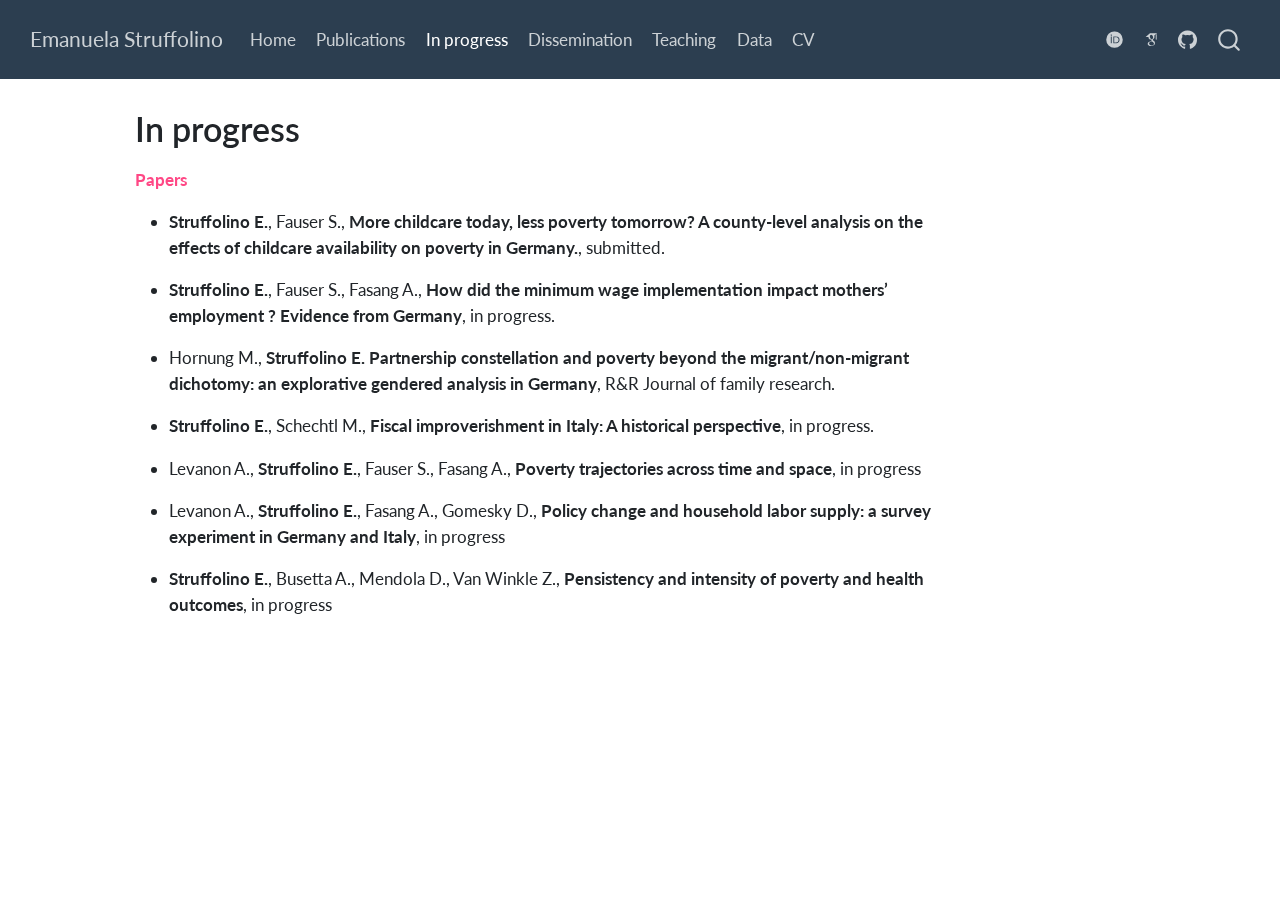
<file: docs/workinprogress.html>
<!DOCTYPE html>
<html xmlns="http://www.w3.org/1999/xhtml" lang="en" xml:lang="en"><head>

<meta charset="utf-8">
<meta name="generator" content="quarto-1.6.42">

<meta name="viewport" content="width=device-width, initial-scale=1.0, user-scalable=yes">


<title>In progress – Emanuela Struffolino</title>
<style>
code{white-space: pre-wrap;}
span.smallcaps{font-variant: small-caps;}
div.columns{display: flex; gap: min(4vw, 1.5em);}
div.column{flex: auto; overflow-x: auto;}
div.hanging-indent{margin-left: 1.5em; text-indent: -1.5em;}
ul.task-list{list-style: none;}
ul.task-list li input[type="checkbox"] {
  width: 0.8em;
  margin: 0 0.8em 0.2em -1em; /* quarto-specific, see https://github.com/quarto-dev/quarto-cli/issues/4556 */ 
  vertical-align: middle;
}
</style>


<script src="site_libs/quarto-nav/quarto-nav.js"></script>
<script src="site_libs/clipboard/clipboard.min.js"></script>
<script src="site_libs/quarto-search/autocomplete.umd.js"></script>
<script src="site_libs/quarto-search/fuse.min.js"></script>
<script src="site_libs/quarto-search/quarto-search.js"></script>
<meta name="quarto:offset" content="./">
<script src="site_libs/quarto-html/quarto.js"></script>
<script src="site_libs/quarto-html/popper.min.js"></script>
<script src="site_libs/quarto-html/tippy.umd.min.js"></script>
<script src="site_libs/quarto-html/anchor.min.js"></script>
<link href="site_libs/quarto-html/tippy.css" rel="stylesheet">
<link href="site_libs/quarto-html/quarto-syntax-highlighting-2f5df379a58b258e96c21c0638c20c03.css" rel="stylesheet" id="quarto-text-highlighting-styles">
<script src="site_libs/bootstrap/bootstrap.min.js"></script>
<link href="site_libs/bootstrap/bootstrap-icons.css" rel="stylesheet">
<link href="site_libs/bootstrap/bootstrap-a9660ad7f30b64741ba2b3702d746758.min.css" rel="stylesheet" append-hash="true" id="quarto-bootstrap" data-mode="light">
<link href="site_libs/quarto-contrib/academicons-1.9.2/all.css" rel="stylesheet">
<link href="site_libs/quarto-contrib/academicons-1.9.2/size.css" rel="stylesheet">
<script id="quarto-search-options" type="application/json">{
  "location": "navbar",
  "copy-button": false,
  "collapse-after": 3,
  "panel-placement": "end",
  "type": "overlay",
  "limit": 50,
  "keyboard-shortcut": [
    "f",
    "/",
    "s"
  ],
  "show-item-context": false,
  "language": {
    "search-no-results-text": "No results",
    "search-matching-documents-text": "matching documents",
    "search-copy-link-title": "Copy link to search",
    "search-hide-matches-text": "Hide additional matches",
    "search-more-match-text": "more match in this document",
    "search-more-matches-text": "more matches in this document",
    "search-clear-button-title": "Clear",
    "search-text-placeholder": "",
    "search-detached-cancel-button-title": "Cancel",
    "search-submit-button-title": "Submit",
    "search-label": "Search"
  }
}</script>


<link rel="stylesheet" href="styles.css">
<meta property="og:title" content="In progress – Emanuela Struffolino">
<meta property="og:description" content="Emanuela Struffolino’s personal website">
<meta property="og:image" content="https://emanuela-struffolino.com/images/struffolino.jpg">
<meta property="og:site_name" content="Emanuela Struffolino">
<meta property="og:locale" content="en_US">
<meta name="twitter:title" content="In progress – Emanuela Struffolino">
<meta name="twitter:description" content="Emanuela Struffolino’s personal website">
<meta name="twitter:image" content="https://emanuela-struffolino.com/images/struffolino.jpg">
<meta name="twitter:creator" content="@EmStruffolino">
<meta name="twitter:card" content="summary_large_image">
</head>

<body class="nav-fixed">

<div id="quarto-search-results"></div>
  <header id="quarto-header" class="headroom fixed-top">
    <nav class="navbar navbar-expand-lg " data-bs-theme="dark">
      <div class="navbar-container container-fluid">
      <div class="navbar-brand-container mx-auto">
    <a class="navbar-brand" href="./index.html">
    <span class="navbar-title">Emanuela Struffolino</span>
    </a>
  </div>
            <div id="quarto-search" class="" title="Search"></div>
          <button class="navbar-toggler" type="button" data-bs-toggle="collapse" data-bs-target="#navbarCollapse" aria-controls="navbarCollapse" role="menu" aria-expanded="false" aria-label="Toggle navigation" onclick="if (window.quartoToggleHeadroom) { window.quartoToggleHeadroom(); }">
  <span class="navbar-toggler-icon"></span>
</button>
          <div class="collapse navbar-collapse" id="navbarCollapse">
            <ul class="navbar-nav navbar-nav-scroll me-auto">
  <li class="nav-item">
    <a class="nav-link" href="./index.html"> 
<span class="menu-text">Home</span></a>
  </li>  
  <li class="nav-item">
    <a class="nav-link" href="./publications.html"> 
<span class="menu-text">Publications</span></a>
  </li>  
  <li class="nav-item">
    <a class="nav-link active" href="./workinprogress.html" aria-current="page"> 
<span class="menu-text">In progress</span></a>
  </li>  
  <li class="nav-item">
    <a class="nav-link" href="./dissemination.html"> 
<span class="menu-text">Dissemination</span></a>
  </li>  
  <li class="nav-item">
    <a class="nav-link" href="./teaching.html"> 
<span class="menu-text">Teaching</span></a>
  </li>  
  <li class="nav-item">
    <a class="nav-link" href="./data.html"> 
<span class="menu-text">Data</span></a>
  </li>  
  <li class="nav-item">
    <a class="nav-link" href="./cv.pdf"> 
<span class="menu-text">CV</span></a>
  </li>  
</ul>
            <ul class="navbar-nav navbar-nav-scroll ms-auto">
  <li class="nav-item">
    <a class="nav-link" href="https://orcid.org/0000-0002-6635-8748"> 
<span class="menu-text"><i class="ai  ai-orcid"></i></span></a>
  </li>  
  <li class="nav-item">
    <a class="nav-link" href="https://scholar.google.co.uk/citations?user=YtwliTgAAAAJ&amp;hl=en"> 
<span class="menu-text"><i class="ai  ai-google-scholar"></i></span></a>
  </li>  
  <li class="nav-item compact">
    <a class="nav-link" href="https://github.com/emastruffolino"> <i class="bi bi-github" role="img">
</i> 
<span class="menu-text"></span></a>
  </li>  
</ul>
          </div> <!-- /navcollapse -->
            <div class="quarto-navbar-tools">
</div>
      </div> <!-- /container-fluid -->
    </nav>
</header>
<!-- content -->
<div id="quarto-content" class="quarto-container page-columns page-rows-contents page-layout-article page-navbar">
<!-- sidebar -->
<!-- margin-sidebar -->
    <div id="quarto-margin-sidebar" class="sidebar margin-sidebar zindex-bottom">
        
    </div>
<!-- main -->
<main class="content" id="quarto-document-content">

<header id="title-block-header" class="quarto-title-block default">
<div class="quarto-title">
<h1 class="title">In progress</h1>
</div>



<div class="quarto-title-meta">

    
  
    
  </div>
  


</header>


<p><span style="color: #FF4785;"><strong>Papers</strong></span></p>
<ul>
<li><p><strong>Struffolino E.</strong>, Fauser S., <strong>More childcare today, less poverty tomorrow? A county-level analysis on the effects of childcare availability on poverty in Germany.</strong>, submitted.</p></li>
<li><p><strong>Struffolino E.</strong>, Fauser S., Fasang A., <strong>How did the minimum wage implementation impact mothers’ employment ? Evidence from Germany</strong>, in progress.</p></li>
<li><p>Hornung M., <strong>Struffolino E.</strong> <strong>Partnership constellation and poverty beyond the migrant/non-migrant dichotomy: an explorative gendered analysis in Germany</strong>, R&amp;R Journal of family research.</p></li>
<li><p><strong>Struffolino E.</strong>, Schechtl M., <strong>Fiscal improverishment in Italy: A historical perspective</strong>, in progress.</p></li>
<li><p>Levanon A., <strong>Struffolino E.</strong>, Fauser S., Fasang A., <strong>Poverty trajectories across time and space</strong>, in progress</p></li>
<li><p>Levanon A., <strong>Struffolino E.</strong>, Fasang A., Gomesky D., <strong>Policy change and household labor supply: a survey experiment in Germany and Italy</strong>, in progress</p></li>
<li><p><strong>Struffolino E.</strong>, Busetta A., Mendola D., Van Winkle Z., <strong>Pensistency and intensity of poverty and health outcomes</strong>, in progress</p></li>
</ul>



</main> <!-- /main -->
<script id="quarto-html-after-body" type="application/javascript">
window.document.addEventListener("DOMContentLoaded", function (event) {
  const toggleBodyColorMode = (bsSheetEl) => {
    const mode = bsSheetEl.getAttribute("data-mode");
    const bodyEl = window.document.querySelector("body");
    if (mode === "dark") {
      bodyEl.classList.add("quarto-dark");
      bodyEl.classList.remove("quarto-light");
    } else {
      bodyEl.classList.add("quarto-light");
      bodyEl.classList.remove("quarto-dark");
    }
  }
  const toggleBodyColorPrimary = () => {
    const bsSheetEl = window.document.querySelector("link#quarto-bootstrap");
    if (bsSheetEl) {
      toggleBodyColorMode(bsSheetEl);
    }
  }
  toggleBodyColorPrimary();  
  const icon = "";
  const anchorJS = new window.AnchorJS();
  anchorJS.options = {
    placement: 'right',
    icon: icon
  };
  anchorJS.add('.anchored');
  const isCodeAnnotation = (el) => {
    for (const clz of el.classList) {
      if (clz.startsWith('code-annotation-')) {                     
        return true;
      }
    }
    return false;
  }
  const onCopySuccess = function(e) {
    // button target
    const button = e.trigger;
    // don't keep focus
    button.blur();
    // flash "checked"
    button.classList.add('code-copy-button-checked');
    var currentTitle = button.getAttribute("title");
    button.setAttribute("title", "Copied!");
    let tooltip;
    if (window.bootstrap) {
      button.setAttribute("data-bs-toggle", "tooltip");
      button.setAttribute("data-bs-placement", "left");
      button.setAttribute("data-bs-title", "Copied!");
      tooltip = new bootstrap.Tooltip(button, 
        { trigger: "manual", 
          customClass: "code-copy-button-tooltip",
          offset: [0, -8]});
      tooltip.show();    
    }
    setTimeout(function() {
      if (tooltip) {
        tooltip.hide();
        button.removeAttribute("data-bs-title");
        button.removeAttribute("data-bs-toggle");
        button.removeAttribute("data-bs-placement");
      }
      button.setAttribute("title", currentTitle);
      button.classList.remove('code-copy-button-checked');
    }, 1000);
    // clear code selection
    e.clearSelection();
  }
  const getTextToCopy = function(trigger) {
      const codeEl = trigger.previousElementSibling.cloneNode(true);
      for (const childEl of codeEl.children) {
        if (isCodeAnnotation(childEl)) {
          childEl.remove();
        }
      }
      return codeEl.innerText;
  }
  const clipboard = new window.ClipboardJS('.code-copy-button:not([data-in-quarto-modal])', {
    text: getTextToCopy
  });
  clipboard.on('success', onCopySuccess);
  if (window.document.getElementById('quarto-embedded-source-code-modal')) {
    const clipboardModal = new window.ClipboardJS('.code-copy-button[data-in-quarto-modal]', {
      text: getTextToCopy,
      container: window.document.getElementById('quarto-embedded-source-code-modal')
    });
    clipboardModal.on('success', onCopySuccess);
  }
    var localhostRegex = new RegExp(/^(?:http|https):\/\/localhost\:?[0-9]*\//);
    var mailtoRegex = new RegExp(/^mailto:/);
      var filterRegex = new RegExp("https:\/\/emanuela-struffolino\.com");
    var isInternal = (href) => {
        return filterRegex.test(href) || localhostRegex.test(href) || mailtoRegex.test(href);
    }
    // Inspect non-navigation links and adorn them if external
 	var links = window.document.querySelectorAll('a[href]:not(.nav-link):not(.navbar-brand):not(.toc-action):not(.sidebar-link):not(.sidebar-item-toggle):not(.pagination-link):not(.no-external):not([aria-hidden]):not(.dropdown-item):not(.quarto-navigation-tool):not(.about-link)');
    for (var i=0; i<links.length; i++) {
      const link = links[i];
      if (!isInternal(link.href)) {
        // undo the damage that might have been done by quarto-nav.js in the case of
        // links that we want to consider external
        if (link.dataset.originalHref !== undefined) {
          link.href = link.dataset.originalHref;
        }
      }
    }
  function tippyHover(el, contentFn, onTriggerFn, onUntriggerFn) {
    const config = {
      allowHTML: true,
      maxWidth: 500,
      delay: 100,
      arrow: false,
      appendTo: function(el) {
          return el.parentElement;
      },
      interactive: true,
      interactiveBorder: 10,
      theme: 'quarto',
      placement: 'bottom-start',
    };
    if (contentFn) {
      config.content = contentFn;
    }
    if (onTriggerFn) {
      config.onTrigger = onTriggerFn;
    }
    if (onUntriggerFn) {
      config.onUntrigger = onUntriggerFn;
    }
    window.tippy(el, config); 
  }
  const noterefs = window.document.querySelectorAll('a[role="doc-noteref"]');
  for (var i=0; i<noterefs.length; i++) {
    const ref = noterefs[i];
    tippyHover(ref, function() {
      // use id or data attribute instead here
      let href = ref.getAttribute('data-footnote-href') || ref.getAttribute('href');
      try { href = new URL(href).hash; } catch {}
      const id = href.replace(/^#\/?/, "");
      const note = window.document.getElementById(id);
      if (note) {
        return note.innerHTML;
      } else {
        return "";
      }
    });
  }
  const xrefs = window.document.querySelectorAll('a.quarto-xref');
  const processXRef = (id, note) => {
    // Strip column container classes
    const stripColumnClz = (el) => {
      el.classList.remove("page-full", "page-columns");
      if (el.children) {
        for (const child of el.children) {
          stripColumnClz(child);
        }
      }
    }
    stripColumnClz(note)
    if (id === null || id.startsWith('sec-')) {
      // Special case sections, only their first couple elements
      const container = document.createElement("div");
      if (note.children && note.children.length > 2) {
        container.appendChild(note.children[0].cloneNode(true));
        for (let i = 1; i < note.children.length; i++) {
          const child = note.children[i];
          if (child.tagName === "P" && child.innerText === "") {
            continue;
          } else {
            container.appendChild(child.cloneNode(true));
            break;
          }
        }
        if (window.Quarto?.typesetMath) {
          window.Quarto.typesetMath(container);
        }
        return container.innerHTML
      } else {
        if (window.Quarto?.typesetMath) {
          window.Quarto.typesetMath(note);
        }
        return note.innerHTML;
      }
    } else {
      // Remove any anchor links if they are present
      const anchorLink = note.querySelector('a.anchorjs-link');
      if (anchorLink) {
        anchorLink.remove();
      }
      if (window.Quarto?.typesetMath) {
        window.Quarto.typesetMath(note);
      }
      if (note.classList.contains("callout")) {
        return note.outerHTML;
      } else {
        return note.innerHTML;
      }
    }
  }
  for (var i=0; i<xrefs.length; i++) {
    const xref = xrefs[i];
    tippyHover(xref, undefined, function(instance) {
      instance.disable();
      let url = xref.getAttribute('href');
      let hash = undefined; 
      if (url.startsWith('#')) {
        hash = url;
      } else {
        try { hash = new URL(url).hash; } catch {}
      }
      if (hash) {
        const id = hash.replace(/^#\/?/, "");
        const note = window.document.getElementById(id);
        if (note !== null) {
          try {
            const html = processXRef(id, note.cloneNode(true));
            instance.setContent(html);
          } finally {
            instance.enable();
            instance.show();
          }
        } else {
          // See if we can fetch this
          fetch(url.split('#')[0])
          .then(res => res.text())
          .then(html => {
            const parser = new DOMParser();
            const htmlDoc = parser.parseFromString(html, "text/html");
            const note = htmlDoc.getElementById(id);
            if (note !== null) {
              const html = processXRef(id, note);
              instance.setContent(html);
            } 
          }).finally(() => {
            instance.enable();
            instance.show();
          });
        }
      } else {
        // See if we can fetch a full url (with no hash to target)
        // This is a special case and we should probably do some content thinning / targeting
        fetch(url)
        .then(res => res.text())
        .then(html => {
          const parser = new DOMParser();
          const htmlDoc = parser.parseFromString(html, "text/html");
          const note = htmlDoc.querySelector('main.content');
          if (note !== null) {
            // This should only happen for chapter cross references
            // (since there is no id in the URL)
            // remove the first header
            if (note.children.length > 0 && note.children[0].tagName === "HEADER") {
              note.children[0].remove();
            }
            const html = processXRef(null, note);
            instance.setContent(html);
          } 
        }).finally(() => {
          instance.enable();
          instance.show();
        });
      }
    }, function(instance) {
    });
  }
      let selectedAnnoteEl;
      const selectorForAnnotation = ( cell, annotation) => {
        let cellAttr = 'data-code-cell="' + cell + '"';
        let lineAttr = 'data-code-annotation="' +  annotation + '"';
        const selector = 'span[' + cellAttr + '][' + lineAttr + ']';
        return selector;
      }
      const selectCodeLines = (annoteEl) => {
        const doc = window.document;
        const targetCell = annoteEl.getAttribute("data-target-cell");
        const targetAnnotation = annoteEl.getAttribute("data-target-annotation");
        const annoteSpan = window.document.querySelector(selectorForAnnotation(targetCell, targetAnnotation));
        const lines = annoteSpan.getAttribute("data-code-lines").split(",");
        const lineIds = lines.map((line) => {
          return targetCell + "-" + line;
        })
        let top = null;
        let height = null;
        let parent = null;
        if (lineIds.length > 0) {
            //compute the position of the single el (top and bottom and make a div)
            const el = window.document.getElementById(lineIds[0]);
            top = el.offsetTop;
            height = el.offsetHeight;
            parent = el.parentElement.parentElement;
          if (lineIds.length > 1) {
            const lastEl = window.document.getElementById(lineIds[lineIds.length - 1]);
            const bottom = lastEl.offsetTop + lastEl.offsetHeight;
            height = bottom - top;
          }
          if (top !== null && height !== null && parent !== null) {
            // cook up a div (if necessary) and position it 
            let div = window.document.getElementById("code-annotation-line-highlight");
            if (div === null) {
              div = window.document.createElement("div");
              div.setAttribute("id", "code-annotation-line-highlight");
              div.style.position = 'absolute';
              parent.appendChild(div);
            }
            div.style.top = top - 2 + "px";
            div.style.height = height + 4 + "px";
            div.style.left = 0;
            let gutterDiv = window.document.getElementById("code-annotation-line-highlight-gutter");
            if (gutterDiv === null) {
              gutterDiv = window.document.createElement("div");
              gutterDiv.setAttribute("id", "code-annotation-line-highlight-gutter");
              gutterDiv.style.position = 'absolute';
              const codeCell = window.document.getElementById(targetCell);
              const gutter = codeCell.querySelector('.code-annotation-gutter');
              gutter.appendChild(gutterDiv);
            }
            gutterDiv.style.top = top - 2 + "px";
            gutterDiv.style.height = height + 4 + "px";
          }
          selectedAnnoteEl = annoteEl;
        }
      };
      const unselectCodeLines = () => {
        const elementsIds = ["code-annotation-line-highlight", "code-annotation-line-highlight-gutter"];
        elementsIds.forEach((elId) => {
          const div = window.document.getElementById(elId);
          if (div) {
            div.remove();
          }
        });
        selectedAnnoteEl = undefined;
      };
        // Handle positioning of the toggle
    window.addEventListener(
      "resize",
      throttle(() => {
        elRect = undefined;
        if (selectedAnnoteEl) {
          selectCodeLines(selectedAnnoteEl);
        }
      }, 10)
    );
    function throttle(fn, ms) {
    let throttle = false;
    let timer;
      return (...args) => {
        if(!throttle) { // first call gets through
            fn.apply(this, args);
            throttle = true;
        } else { // all the others get throttled
            if(timer) clearTimeout(timer); // cancel #2
            timer = setTimeout(() => {
              fn.apply(this, args);
              timer = throttle = false;
            }, ms);
        }
      };
    }
      // Attach click handler to the DT
      const annoteDls = window.document.querySelectorAll('dt[data-target-cell]');
      for (const annoteDlNode of annoteDls) {
        annoteDlNode.addEventListener('click', (event) => {
          const clickedEl = event.target;
          if (clickedEl !== selectedAnnoteEl) {
            unselectCodeLines();
            const activeEl = window.document.querySelector('dt[data-target-cell].code-annotation-active');
            if (activeEl) {
              activeEl.classList.remove('code-annotation-active');
            }
            selectCodeLines(clickedEl);
            clickedEl.classList.add('code-annotation-active');
          } else {
            // Unselect the line
            unselectCodeLines();
            clickedEl.classList.remove('code-annotation-active');
          }
        });
      }
  const findCites = (el) => {
    const parentEl = el.parentElement;
    if (parentEl) {
      const cites = parentEl.dataset.cites;
      if (cites) {
        return {
          el,
          cites: cites.split(' ')
        };
      } else {
        return findCites(el.parentElement)
      }
    } else {
      return undefined;
    }
  };
  var bibliorefs = window.document.querySelectorAll('a[role="doc-biblioref"]');
  for (var i=0; i<bibliorefs.length; i++) {
    const ref = bibliorefs[i];
    const citeInfo = findCites(ref);
    if (citeInfo) {
      tippyHover(citeInfo.el, function() {
        var popup = window.document.createElement('div');
        citeInfo.cites.forEach(function(cite) {
          var citeDiv = window.document.createElement('div');
          citeDiv.classList.add('hanging-indent');
          citeDiv.classList.add('csl-entry');
          var biblioDiv = window.document.getElementById('ref-' + cite);
          if (biblioDiv) {
            citeDiv.innerHTML = biblioDiv.innerHTML;
          }
          popup.appendChild(citeDiv);
        });
        return popup.innerHTML;
      });
    }
  }
});
</script>
</div> <!-- /content -->




</body></html>
</file>
<file: docs/site_libs/quarto-html/tippy.css>
.tippy-box[data-animation=fade][data-state=hidden]{opacity:0}[data-tippy-root]{max-width:calc(100vw - 10px)}.tippy-box{position:relative;background-color:#333;color:#fff;border-radius:4px;font-size:14px;line-height:1.4;white-space:normal;outline:0;transition-property:transform,visibility,opacity}.tippy-box[data-placement^=top]>.tippy-arrow{bottom:0}.tippy-box[data-placement^=top]>.tippy-arrow:before{bottom:-7px;left:0;border-width:8px 8px 0;border-top-color:initial;transform-origin:center top}.tippy-box[data-placement^=bottom]>.tippy-arrow{top:0}.tippy-box[data-placement^=bottom]>.tippy-arrow:before{top:-7px;left:0;border-width:0 8px 8px;border-bottom-color:initial;transform-origin:center bottom}.tippy-box[data-placement^=left]>.tippy-arrow{right:0}.tippy-box[data-placement^=left]>.tippy-arrow:before{border-width:8px 0 8px 8px;border-left-color:initial;right:-7px;transform-origin:center left}.tippy-box[data-placement^=right]>.tippy-arrow{left:0}.tippy-box[data-placement^=right]>.tippy-arrow:before{left:-7px;border-width:8px 8px 8px 0;border-right-color:initial;transform-origin:center right}.tippy-box[data-inertia][data-state=visible]{transition-timing-function:cubic-bezier(.54,1.5,.38,1.11)}.tippy-arrow{width:16px;height:16px;color:#333}.tippy-arrow:before{content:"";position:absolute;border-color:transparent;border-style:solid}.tippy-content{position:relative;padding:5px 9px;z-index:1}
</file>
<file: docs/site_libs/quarto-html/quarto-syntax-highlighting-37eea08aefeeee20ff55810ff984fec1.css>
/* quarto syntax highlight colors */
:root {
  --quarto-hl-ot-color: #003B4F;
  --quarto-hl-at-color: #657422;
  --quarto-hl-ss-color: #20794D;
  --quarto-hl-an-color: #5E5E5E;
  --quarto-hl-fu-color: #4758AB;
  --quarto-hl-st-color: #20794D;
  --quarto-hl-cf-color: #003B4F;
  --quarto-hl-op-color: #5E5E5E;
  --quarto-hl-er-color: #AD0000;
  --quarto-hl-bn-color: #AD0000;
  --quarto-hl-al-color: #AD0000;
  --quarto-hl-va-color: #111111;
  --quarto-hl-bu-color: inherit;
  --quarto-hl-ex-color: inherit;
  --quarto-hl-pp-color: #AD0000;
  --quarto-hl-in-color: #5E5E5E;
  --quarto-hl-vs-color: #20794D;
  --quarto-hl-wa-color: #5E5E5E;
  --quarto-hl-do-color: #5E5E5E;
  --quarto-hl-im-color: #00769E;
  --quarto-hl-ch-color: #20794D;
  --quarto-hl-dt-color: #AD0000;
  --quarto-hl-fl-color: #AD0000;
  --quarto-hl-co-color: #5E5E5E;
  --quarto-hl-cv-color: #5E5E5E;
  --quarto-hl-cn-color: #8f5902;
  --quarto-hl-sc-color: #5E5E5E;
  --quarto-hl-dv-color: #AD0000;
  --quarto-hl-kw-color: #003B4F;
}

/* other quarto variables */
:root {
  --quarto-font-monospace: SFMono-Regular, Menlo, Monaco, Consolas, "Liberation Mono", "Courier New", monospace;
}

/* syntax highlight based on Pandoc's rules */
pre > code.sourceCode > span {
  color: #003B4F;
}

code.sourceCode > span {
  color: #003B4F;
}

div.sourceCode,
div.sourceCode pre.sourceCode {
  color: #003B4F;
}

/* Normal */
code span {
  color: #003B4F;
}

/* Alert */
code span.al {
  color: #AD0000;
  font-style: inherit;
}

/* Annotation */
code span.an {
  color: #5E5E5E;
  font-style: inherit;
}

/* Attribute */
code span.at {
  color: #657422;
  font-style: inherit;
}

/* BaseN */
code span.bn {
  color: #AD0000;
  font-style: inherit;
}

/* BuiltIn */
code span.bu {
  font-style: inherit;
}

/* ControlFlow */
code span.cf {
  color: #003B4F;
  font-weight: bold;
  font-style: inherit;
}

/* Char */
code span.ch {
  color: #20794D;
  font-style: inherit;
}

/* Constant */
code span.cn {
  color: #8f5902;
  font-style: inherit;
}

/* Comment */
code span.co {
  color: #5E5E5E;
  font-style: inherit;
}

/* CommentVar */
code span.cv {
  color: #5E5E5E;
  font-style: italic;
}

/* Documentation */
code span.do {
  color: #5E5E5E;
  font-style: italic;
}

/* DataType */
code span.dt {
  color: #AD0000;
  font-style: inherit;
}

/* DecVal */
code span.dv {
  color: #AD0000;
  font-style: inherit;
}

/* Error */
code span.er {
  color: #AD0000;
  font-style: inherit;
}

/* Extension */
code span.ex {
  font-style: inherit;
}

/* Float */
code span.fl {
  color: #AD0000;
  font-style: inherit;
}

/* Function */
code span.fu {
  color: #4758AB;
  font-style: inherit;
}

/* Import */
code span.im {
  color: #00769E;
  font-style: inherit;
}

/* Information */
code span.in {
  color: #5E5E5E;
  font-style: inherit;
}

/* Keyword */
code span.kw {
  color: #003B4F;
  font-weight: bold;
  font-style: inherit;
}

/* Operator */
code span.op {
  color: #5E5E5E;
  font-style: inherit;
}

/* Other */
code span.ot {
  color: #003B4F;
  font-style: inherit;
}

/* Preprocessor */
code span.pp {
  color: #AD0000;
  font-style: inherit;
}

/* SpecialChar */
code span.sc {
  color: #5E5E5E;
  font-style: inherit;
}

/* SpecialString */
code span.ss {
  color: #20794D;
  font-style: inherit;
}

/* String */
code span.st {
  color: #20794D;
  font-style: inherit;
}

/* Variable */
code span.va {
  color: #111111;
  font-style: inherit;
}

/* VerbatimString */
code span.vs {
  color: #20794D;
  font-style: inherit;
}

/* Warning */
code span.wa {
  color: #5E5E5E;
  font-style: italic;
}

.prevent-inlining {
  content: "</";
}

/*# sourceMappingURL=27d3d809615f7771493d095567f04340.css.map */
</file>
<file: docs/site_libs/quarto-contrib/academicons-1.9.2/all.css>
/*
 *  Academicons 1.9.4 by James Walsh (https://github.com/jpswalsh) and Katja Bercic (https://github.com/katjabercic)
 *  Fonts generated using FontForge - https://fontforge.org
 *  Square icons designed to be used alongside Font Awesome square icons - https://fortawesome.github.io/Font-Awesome/
 *  Licenses - Font: SIL OFL 1.1, CSS: MIT License
 */
@font-face {
  font-family: 'Academicons';
  font-style: normal;
  font-weight: 400;
  font-display: block;
  src: url('1e21o67/academicons.eot');
  src: url('1e21o67/academicons.eot') format('embedded-opentype'),
    url('1e21o67/academicons.ttf') format('truetype'),
    url('1e21o67/academicons.woff') format('woff'),
    url('1e21o67/academicons.svg') format('svg');
}

.ai {
  font-family: 'Academicons';
  font-weight: 400;
  -moz-osx-font-smoothing: grayscale;
  -webkit-font-smoothing: antialiased;
  display: inline-block;
  font-style: normal;
  font-variant: normal;
  text-rendering: auto;
  line-height: 1;
}

.ai-academia:before {
  content: "\e9af";
}

.ai-academia-square:before {
  content: "\e93d";
}

.ai-acclaim:before {
  content: "\e92e";
}

.ai-acclaim-square:before {
  content: "\e93a";
}

.ai-acm:before {
  content: "\e93c";
}

.ai-acm-square:before {
  content: "\e95d";
}

.ai-acmdl:before {
  content: "\e96a";
}

.ai-acmdl-square:before {
  content: "\e9d3";
}

.ai-ads:before {
  content: "\e9cb";
}

.ai-ads-square:before {
  content: "\e94a";
}

.ai-africarxiv:before {
  content: "\e91b";
}

.ai-africarxiv-square:before {
  content: "\e90b";
}

.ai-archive:before {
  content: "\e955";
}

.ai-archive-square:before {
  content: "\e956";
}

.ai-arxiv:before {
  content: "\e974";
}

.ai-arxiv-square:before {
  content: "\e9a6";
}

.ai-biorxiv:before {
  content: "\e9a2";
}

.ai-biorxiv-square:before {
  content: "\e98b";
}

.ai-ceur:before {
  content: "\e96d";
}

.ai-ceur-square:before {
  content: "\e92f";
}

.ai-ciencia-vitae:before {
  content: "\e912";
}

.ai-ciencia-vitae-square:before {
  content: "\e913";
}

.ai-clarivate:before {
  content: "\e924";
}

.ai-clarivate-square:before {
  content: "\e925";
}

.ai-closed-access:before {
  content: "\e942";
}

.ai-closed-access-square:before {
  content: "\e943";
}

.ai-conversation:before {
  content: "\e94c";
}

.ai-conversation-square:before {
  content: "\e915";
}

.ai-coursera:before {
  content: "\e95f";
}

.ai-coursera-square:before {
  content: "\e97f";
}

.ai-crossref:before {
  content: "\e918";
}

.ai-crossref-square:before {
  content: "\e919";
}

.ai-cv:before {
  content: "\e9a5";
}

.ai-cv-square:before {
  content: "\e90a";
}

.ai-datacite:before {
  content: "\e91c";
}

.ai-datacite-square:before {
  content: "\e91d";
}

.ai-dataverse:before {
  content: "\e9f7";
}

.ai-dataverse-square:before {
  content: "\e9e4";
}

.ai-dblp:before {
  content: "\e94f";
}

.ai-dblp-square:before {
  content: "\e93f";
}

.ai-depsy:before {
  content: "\e97a";
}

.ai-depsy-square:before {
  content: "\e94b";
}

.ai-doi:before {
  content: "\e97e";
}

.ai-doi-square:before {
  content: "\e98f";
}

.ai-dryad:before {
  content: "\e97c";
}

.ai-dryad-square:before {
  content: "\e98c";
}

.ai-elsevier:before {
  content: "\e961";
}

.ai-elsevier-square:before {
  content: "\e910";
}

.ai-figshare:before {
  content: "\e981";
}

.ai-figshare-square:before {
  content: "\e9e7";
}

.ai-google-scholar:before {
  content: "\e9d4";
}

.ai-google-scholar-square:before {
  content: "\e9f9";
}

.ai-hal:before {
  content: "\e92c";
}

.ai-hal-square:before {
  content: "\e92d";
}

.ai-hypothesis:before {
  content: "\e95a";
}

.ai-hypothesis-square:before {
  content: "\e95b";
}

.ai-ideas-repec:before {
  content: "\e9ed";
}

.ai-ideas-repec-square:before {
  content: "\e9f8";
}

.ai-ieee:before {
  content: "\e929";
}

.ai-ieee-square:before {
  content: "\e9b9";
}

.ai-impactstory:before {
  content: "\e9cf";
}

.ai-impactstory-square:before {
  content: "\e9aa";
}

.ai-inaturalist:before {
  content: "\e900";
}

.ai-inaturalist-square:before {
  content: "\e901";
}

.ai-inpn:before {
  content: "\e902";
}

.ai-inpn-square:before {
  content: "\e903";
}

.ai-inspire:before {
  content: "\e9e9";
}

.ai-inspire-square:before {
  content: "\e9fe";
}

.ai-isidore:before {
  content: "\e936";
}

.ai-isidore-square:before {
  content: "\e954";
}

.ai-isni:before {
  content: "\e957";
}

.ai-isni-square:before {
  content: "\e958";
}

.ai-jstor:before {
  content: "\e938";
}

.ai-jstor-square:before {
  content: "\e944";
}

.ai-lattes:before {
  content: "\e9b3";
}

.ai-lattes-square:before {
  content: "\e99c";
}

.ai-mathoverflow:before {
  content: "\e9f6";
}

.ai-mathoverflow-square:before {
  content: "\e97b";
}

.ai-mendeley:before {
  content: "\e9f0";
}

.ai-mendeley-square:before {
  content: "\e9f3";
}

.ai-moodle:before {
  content: "\e907";
}

.ai-moodle-square:before {
  content: "\e908";
}

.ai-mtmt:before {
  content: "\e950";
}

.ai-mtmt-square:before {
  content: "\e951";
}

.ai-nakala:before {
  content: "\e940";
}

.ai-nakala-square:before {
  content: "\e941";
}

.ai-obp:before {
  content: "\e92a";
}

.ai-obp-square:before {
  content: "\e92b";
}

.ai-open-access:before {
  content: "\e939";
}

.ai-open-access-square:before {
  content: "\e9f4";
}

.ai-open-data:before {
  content: "\e966";
}

.ai-open-data-square:before {
  content: "\e967";
}

.ai-open-materials:before {
  content: "\e968";
}

.ai-open-materials-square:before {
  content: "\e969";
}

.ai-openedition:before {
  content: "\e946";
}

.ai-openedition-square:before {
  content: "\e947";
}

.ai-orcid:before {
  content: "\e9d9";
}

.ai-orcid-square:before {
  content: "\e9c3";
}

.ai-osf:before {
  content: "\e9ef";
}

.ai-osf-square:before {
  content: "\e931";
}

.ai-overleaf:before {
  content: "\e914";
}

.ai-overleaf-square:before {
  content: "\e98d";
}

.ai-philpapers:before {
  content: "\e98a";
}

.ai-philpapers-square:before {
  content: "\e96f";
}

.ai-piazza:before {
  content: "\e99a";
}

.ai-piazza-square:before {
  content: "\e90c";
}

.ai-preregistered:before {
  content: "\e906";
}

.ai-preregistered-square:before {
  content: "\e96b";
}

.ai-protocols:before {
  content: "\e952";
}

.ai-protocols-square:before {
  content: "\e953";
}

.ai-psyarxiv:before {
  content: "\e90e";
}

.ai-psyarxiv-square:before {
  content: "\e90f";
}

.ai-publons:before {
  content: "\e937";
}

.ai-publons-square:before {
  content: "\e94e";
}

.ai-pubmed:before {
  content: "\e99f";
}

.ai-pubmed-square:before {
  content: "\e97d";
}

.ai-pubpeer:before {
  content: "\e922";
}

.ai-pubpeer-square:before {
  content: "\e923";
}

.ai-researcherid:before {
  content: "\e91a";
}

.ai-researcherid-square:before {
  content: "\e95c";
}

.ai-researchgate:before {
  content: "\e95e";
}

.ai-researchgate-square:before {
  content: "\e99e";
}

.ai-ror:before {
  content: "\e948";
}

.ai-ror-square:before {
  content: "\e949";
}

.ai-sci-hub:before {
  content: "\e959";
}

.ai-sci-hub-square:before {
  content: "\e905";
}

.ai-scirate:before {
  content: "\e98e";
}

.ai-scirate-square:before {
  content: "\e99d";
}

.ai-scopus:before {
  content: "\e91e";
}

.ai-scopus-square:before {
  content: "\e91f";
}

.ai-semantic-scholar:before {
  content: "\e96e";
}

.ai-semantic-scholar-square:before {
  content: "\e96c";
}

.ai-springer:before {
  content: "\e928";
}

.ai-springer-square:before {
  content: "\e99b";
}

.ai-ssrn:before {
  content: "\e916";
}

.ai-ssrn-square:before {
  content: "\e917";
}

.ai-stackoverflow:before {
  content: "\e920";
}

.ai-stackoverflow-square:before {
  content: "\e921";
}

.ai-viaf:before {
  content: "\e933";
}

.ai-viaf-square:before {
  content: "\e934";
}

.ai-wiley:before {
  content: "\e926";
}

.ai-wiley-square:before {
  content: "\e927";
}

.ai-zenodo:before {
  content: "\e911";
}

.ai-zotero:before {
  content: "\e962";
}

.ai-zotero-square:before {
  content: "\e932";
}

/*  Duplication of the FontAwesome style classes using 'ai' in place of 'fa'. */
.ai-lg {
  font-size: 1.33333em;
  line-height: 0.75em;
  vertical-align: -.0667em;
}

.ai-xs {
  font-size: .75em;
}

.ai-sm {
  font-size: .875em;
}

.ai-1x {
  font-size: 1em;
}

.ai-2x {
  font-size: 2em;
}

.ai-3x {
  font-size: 3em;
}

.ai-4x {
  font-size: 4em;
}

.ai-5x {
  font-size: 5em;
}

.ai-6x {
  font-size: 6em;
}

.ai-7x {
  font-size: 7em;
}

.ai-8x {
  font-size: 8em;
}

.ai-9x {
  font-size: 9em;
}

.ai-10x {
  font-size: 10em;
}

.ai-fw {
  text-align: center;
  width: 1.25em;
}

.ai-ul {
  list-style-type: none;
  margin-left: 2.5em;
  padding-left: 0;
}

.ai-ul>li {
  position: relative;
}

.ai-li {
  left: -2em;
  position: absolute;
  text-align: center;
  width: 2em;
  line-height: inherit;
}

.ai-border {
  border: solid 0.08em #eee;
  border-radius: .1em;
  padding: .2em .25em .15em;
}

.ai-pull-left {
  float: left;
}

.ai-pull-right {
  float: right;
}

.ai.ai-pull-left {
  margin-right: .3em;
}

.ai.ai-pull-right {
  margin-right: .3em;
}

.ai-stack {
  display: inline-block;
  height: 2em;
  line-height: 2em;
  position: relative;
  vertical-align: middle;
  width: 2.5em;
}

.ai-stack-1x,
.ai-stack-2x {
  left: 0;
  position: absolute;
  text-align: center;
  width: 100%;
}

.ai-stack-1x {
  line-height: inherit;
}

.ai-stack-2x {
  font-size: 2em;
}

.ai-inverse {
  color: #fff;
}
</file>
<file: docs/site_libs/quarto-contrib/academicons-1.9.2/size.css>
.ai-tiny {
  font-size: 0.5em;
}

.ai-scriptsize {
  font-size: 0.7em;
}

.ai-footnotesize {
  font-size: 0.8em;
}

.ai-small {
  font-size: 0.9em;
}

.ai-normalsize {
  font-size: 1em;
}

.ai-large {
  font-size: 1.2em;
}

.ai-Large {
  font-size: 1.5em;
}

.ai-LARGE {
  font-size: 1.75em;
}

.ai-huge {
  font-size: 2em;
}

.ai-Huge {
  font-size: 2.5em;
}

.ai-1x {
  font-size: 1em;
}

.ai-2x {
  font-size: 2em;
}

.ai-3x {
  font-size: 3em;
}

.ai-4x {
  font-size: 4em;
}

.ai-5x {
  font-size: 5em;
}

.ai-6x {
  font-size: 6em;
}

.ai-7x {
  font-size: 7em;
}

.ai-8x {
  font-size: 8em;
}

.ai-9x {
  font-size: 9em;
}

.ai-10x {
  font-size: 10em;
}

.ai-2xs {
  font-size: 0.625em;
  line-height: 0.1em;
  vertical-align: 0.225em;
}

.ai-xs {
  font-size: 0.75em;
  line-height: 0.08333em;
  vertical-align: 0.125em;
}

.ai-sm {
  font-size: 0.875em;
  line-height: 0.07143em;
  vertical-align: 0.05357em;
}

.ai-lg {
  font-size: 1.25em;
  line-height: 0.05em;
  vertical-align: -0.075em;
}

.ai-xl {
  font-size: 1.5em;
  line-height: 0.04167em;
  vertical-align: -0.125em;
}

.ai-2xl {
  font-size: 2em;
  line-height: 0.03125em;
  vertical-align: -0.1875em;
}
</file>
<file: docs/site_libs/quarto-html/quarto-syntax-highlighting.css>
/* quarto syntax highlight colors */
:root {
  --quarto-hl-ot-color: #003B4F;
  --quarto-hl-at-color: #657422;
  --quarto-hl-ss-color: #20794D;
  --quarto-hl-an-color: #5E5E5E;
  --quarto-hl-fu-color: #4758AB;
  --quarto-hl-st-color: #20794D;
  --quarto-hl-cf-color: #003B4F;
  --quarto-hl-op-color: #5E5E5E;
  --quarto-hl-er-color: #AD0000;
  --quarto-hl-bn-color: #AD0000;
  --quarto-hl-al-color: #AD0000;
  --quarto-hl-va-color: #111111;
  --quarto-hl-bu-color: inherit;
  --quarto-hl-ex-color: inherit;
  --quarto-hl-pp-color: #AD0000;
  --quarto-hl-in-color: #5E5E5E;
  --quarto-hl-vs-color: #20794D;
  --quarto-hl-wa-color: #5E5E5E;
  --quarto-hl-do-color: #5E5E5E;
  --quarto-hl-im-color: #00769E;
  --quarto-hl-ch-color: #20794D;
  --quarto-hl-dt-color: #AD0000;
  --quarto-hl-fl-color: #AD0000;
  --quarto-hl-co-color: #5E5E5E;
  --quarto-hl-cv-color: #5E5E5E;
  --quarto-hl-cn-color: #8f5902;
  --quarto-hl-sc-color: #5E5E5E;
  --quarto-hl-dv-color: #AD0000;
  --quarto-hl-kw-color: #003B4F;
}

/* other quarto variables */
:root {
  --quarto-font-monospace: SFMono-Regular, Menlo, Monaco, Consolas, "Liberation Mono", "Courier New", monospace;
}

pre > code.sourceCode > span {
  color: #003B4F;
}

code span {
  color: #003B4F;
}

code.sourceCode > span {
  color: #003B4F;
}

div.sourceCode,
div.sourceCode pre.sourceCode {
  color: #003B4F;
}

code span.ot {
  color: #003B4F;
  font-style: inherit;
}

code span.at {
  color: #657422;
  font-style: inherit;
}

code span.ss {
  color: #20794D;
  font-style: inherit;
}

code span.an {
  color: #5E5E5E;
  font-style: inherit;
}

code span.fu {
  color: #4758AB;
  font-style: inherit;
}

code span.st {
  color: #20794D;
  font-style: inherit;
}

code span.cf {
  color: #003B4F;
  font-weight: bold;
  font-style: inherit;
}

code span.op {
  color: #5E5E5E;
  font-style: inherit;
}

code span.er {
  color: #AD0000;
  font-style: inherit;
}

code span.bn {
  color: #AD0000;
  font-style: inherit;
}

code span.al {
  color: #AD0000;
  font-style: inherit;
}

code span.va {
  color: #111111;
  font-style: inherit;
}

code span.bu {
  font-style: inherit;
}

code span.ex {
  font-style: inherit;
}

code span.pp {
  color: #AD0000;
  font-style: inherit;
}

code span.in {
  color: #5E5E5E;
  font-style: inherit;
}

code span.vs {
  color: #20794D;
  font-style: inherit;
}

code span.wa {
  color: #5E5E5E;
  font-style: italic;
}

code span.do {
  color: #5E5E5E;
  font-style: italic;
}

code span.im {
  color: #00769E;
  font-style: inherit;
}

code span.ch {
  color: #20794D;
  font-style: inherit;
}

code span.dt {
  color: #AD0000;
  font-style: inherit;
}

code span.fl {
  color: #AD0000;
  font-style: inherit;
}

code span.co {
  color: #5E5E5E;
  font-style: inherit;
}

code span.cv {
  color: #5E5E5E;
  font-style: italic;
}

code span.cn {
  color: #8f5902;
  font-style: inherit;
}

code span.sc {
  color: #5E5E5E;
  font-style: inherit;
}

code span.dv {
  color: #AD0000;
  font-style: inherit;
}

code span.kw {
  color: #003B4F;
  font-weight: bold;
  font-style: inherit;
}

.prevent-inlining {
  content: "</";
}

/*# sourceMappingURL=debc5d5d77c3f9108843748ff7464032.css.map */
</file>
<file: docs/site_libs/quarto-html/quarto-syntax-highlighting-2f5df379a58b258e96c21c0638c20c03.css>
/* quarto syntax highlight colors */
:root {
  --quarto-hl-ot-color: #003B4F;
  --quarto-hl-at-color: #657422;
  --quarto-hl-ss-color: #20794D;
  --quarto-hl-an-color: #5E5E5E;
  --quarto-hl-fu-color: #4758AB;
  --quarto-hl-st-color: #20794D;
  --quarto-hl-cf-color: #003B4F;
  --quarto-hl-op-color: #5E5E5E;
  --quarto-hl-er-color: #AD0000;
  --quarto-hl-bn-color: #AD0000;
  --quarto-hl-al-color: #AD0000;
  --quarto-hl-va-color: #111111;
  --quarto-hl-bu-color: inherit;
  --quarto-hl-ex-color: inherit;
  --quarto-hl-pp-color: #AD0000;
  --quarto-hl-in-color: #5E5E5E;
  --quarto-hl-vs-color: #20794D;
  --quarto-hl-wa-color: #5E5E5E;
  --quarto-hl-do-color: #5E5E5E;
  --quarto-hl-im-color: #00769E;
  --quarto-hl-ch-color: #20794D;
  --quarto-hl-dt-color: #AD0000;
  --quarto-hl-fl-color: #AD0000;
  --quarto-hl-co-color: #5E5E5E;
  --quarto-hl-cv-color: #5E5E5E;
  --quarto-hl-cn-color: #8f5902;
  --quarto-hl-sc-color: #5E5E5E;
  --quarto-hl-dv-color: #AD0000;
  --quarto-hl-kw-color: #003B4F;
}

/* other quarto variables */
:root {
  --quarto-font-monospace: SFMono-Regular, Menlo, Monaco, Consolas, "Liberation Mono", "Courier New", monospace;
}

pre > code.sourceCode > span {
  color: #003B4F;
}

code span {
  color: #003B4F;
}

code.sourceCode > span {
  color: #003B4F;
}

div.sourceCode,
div.sourceCode pre.sourceCode {
  color: #003B4F;
}

code span.ot {
  color: #003B4F;
  font-style: inherit;
}

code span.at {
  color: #657422;
  font-style: inherit;
}

code span.ss {
  color: #20794D;
  font-style: inherit;
}

code span.an {
  color: #5E5E5E;
  font-style: inherit;
}

code span.fu {
  color: #4758AB;
  font-style: inherit;
}

code span.st {
  color: #20794D;
  font-style: inherit;
}

code span.cf {
  color: #003B4F;
  font-weight: bold;
  font-style: inherit;
}

code span.op {
  color: #5E5E5E;
  font-style: inherit;
}

code span.er {
  color: #AD0000;
  font-style: inherit;
}

code span.bn {
  color: #AD0000;
  font-style: inherit;
}

code span.al {
  color: #AD0000;
  font-style: inherit;
}

code span.va {
  color: #111111;
  font-style: inherit;
}

code span.bu {
  font-style: inherit;
}

code span.ex {
  font-style: inherit;
}

code span.pp {
  color: #AD0000;
  font-style: inherit;
}

code span.in {
  color: #5E5E5E;
  font-style: inherit;
}

code span.vs {
  color: #20794D;
  font-style: inherit;
}

code span.wa {
  color: #5E5E5E;
  font-style: italic;
}

code span.do {
  color: #5E5E5E;
  font-style: italic;
}

code span.im {
  color: #00769E;
  font-style: inherit;
}

code span.ch {
  color: #20794D;
  font-style: inherit;
}

code span.dt {
  color: #AD0000;
  font-style: inherit;
}

code span.fl {
  color: #AD0000;
  font-style: inherit;
}

code span.co {
  color: #5E5E5E;
  font-style: inherit;
}

code span.cv {
  color: #5E5E5E;
  font-style: italic;
}

code span.cn {
  color: #8f5902;
  font-style: inherit;
}

code span.sc {
  color: #5E5E5E;
  font-style: inherit;
}

code span.dv {
  color: #AD0000;
  font-style: inherit;
}

code span.kw {
  color: #003B4F;
  font-weight: bold;
  font-style: inherit;
}

.prevent-inlining {
  content: "</";
}

/*# sourceMappingURL=35eb38a806ee71ea6d2563be2308c832.css.map */
</file>
<file: docs/styles.css>
/* css styles */

@import url("https://cdn.jsdelivr.net/npm/bootstrap-icons@1.3.0/font/bootstrap-icons.css");


.card-link {
  text-decoration: none;
  color: inherit;
}

.card-link:hover {
  text-decoration: none;
}


.gray-background {
  background-color: #f2f2f2;
  padding: 1rem; /* Optional padding for the section */
}


.card {
  padding: 5px 20px 5px 20px; /* top right bottom left */
  border: 1px solid #ddd; /* Optional: Add a border */
  border-radius: 5px; /* Optional: Add rounded corners */
  margin-bottom: 25px;
}



.card:hover {
  box-shadow: 0 4px 10px rgba(0,0,0,0.16), 0 4px 10px rgba(0,0,0,0.23);
}


.pub-list a.btn {
  font-size: 80%;
  border-radius: 4px;
  border: 1px solid black;
  margin-top: 0.5rem;
  margin-bottom: 1.5rem;
  margin-right: 0.2rem;
  padding-left: 0.5rem;
  padding-right: 0.5rem;
  padding-top: 0.25rem;
  padding-bottom: 0.25rem;
}


ul.custom-list {
    list-style-type:  none;
    padding-left: 0;
}


ul.custom-list li::before {
    font-family: "bootstrap-icons";
    content: "\f399"; 
    margin-left: -2em;
    margin-right: 15px;
}


.figure {
  margin: auto;
  text-align: right;
}
</file>
